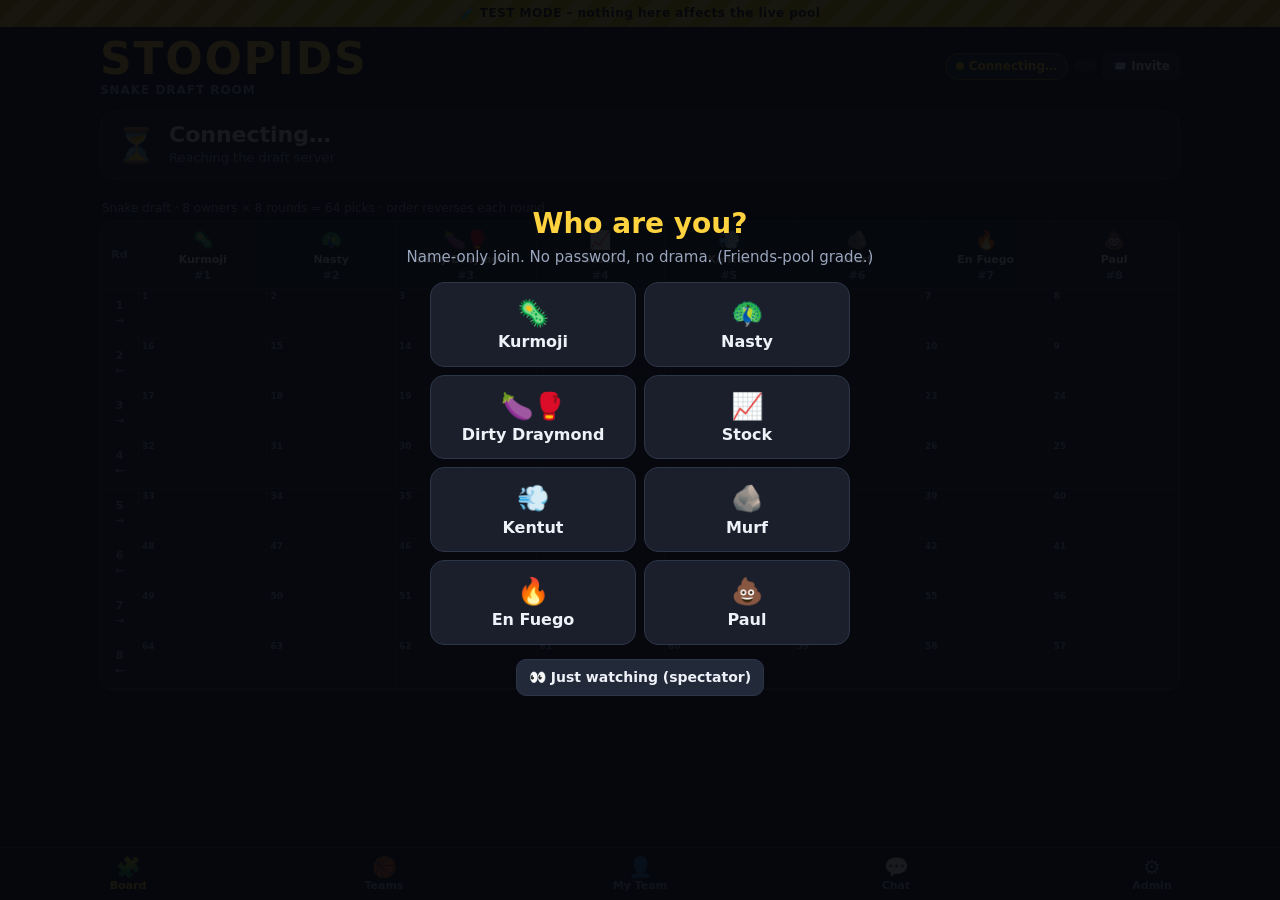
<file: draft/index.html>
<!doctype html>
<html lang="en">
<head>
<meta charset="utf-8">
<meta name="viewport" content="width=device-width,initial-scale=1,viewport-fit=cover">
<title>STOOPIDS Draft Room (TEST)</title>
<meta name="theme-color" content="#ffd23f">
<meta name="apple-mobile-web-app-capable" content="yes">
<meta name="mobile-web-app-capable" content="yes">
<meta name="apple-mobile-web-app-title" content="Stoopids Draft">
<meta name="apple-mobile-web-app-status-bar-style" content="black">
<link rel="manifest" href="manifest.webmanifest">
<link rel="apple-touch-icon" href="icon-192.png">
<link rel="icon" id="fav" type="image/png" href="icon-192.png">
<style>
:root{--bg:#10131a;--card:#1a1f2b;--card2:#222939;--line:#2d3548;--tx:#eef1f7;--mut:#9aa6bd;--acc:#ffd23f;--good:#4ade80;--bad:#f87171;--warn:#fbbf24;--sb:env(safe-area-inset-bottom,0px)}
*{box-sizing:border-box;-webkit-tap-highlight-color:transparent}
html,body{margin:0;background:var(--bg);color:var(--tx);font:15px/1.4 system-ui,-apple-system,Segoe UI,Roboto,sans-serif}
body{padding-bottom:calc(74px + var(--sb));min-height:100vh}
a{color:var(--acc)}
button{font:inherit;color:inherit;cursor:pointer}
.ribbon{background:repeating-linear-gradient(-45deg,#ffd23f 0 14px,#e6b800 14px 28px);color:#111;text-align:center;font-weight:900;font-size:12px;letter-spacing:.04em;padding:5px 8px;padding-top:calc(5px + env(safe-area-inset-top,0px))}
.wrap{max-width:1100px;margin:0 auto;padding:0 10px}
header{display:flex;align-items:center;gap:8px;padding:10px 0 6px;flex-wrap:wrap}
h1{color:var(--acc);margin:0;font-size:clamp(28px,8vw,44px);letter-spacing:.04em;font-weight:900;line-height:1}
h1 small{display:block;font-size:12px;letter-spacing:.08em;color:var(--mut);font-weight:700;margin-top:3px}
.hr{margin-left:auto;display:flex;gap:6px;align-items:center;flex-wrap:wrap;justify-content:flex-end}
.pill{display:inline-flex;align-items:center;gap:5px;padding:4px 10px;border-radius:99px;font-size:12px;font-weight:800;background:var(--card2);border:1px solid var(--line);white-space:nowrap}
.pill.live{color:var(--good);border-color:#1f6b3d}.pill.bad{color:var(--warn);border-color:#8a6d12}
.pill i{width:8px;height:8px;border-radius:50%;background:currentColor;display:inline-block}
.pill.live i{animation:pulse 1.6s infinite}
@keyframes pulse{50%{opacity:.25}}
.btn{background:var(--card2);border:1px solid var(--line);border-radius:10px;padding:8px 12px;font-weight:800;font-size:14px}
.btn.pri{background:var(--acc);color:#111;border-color:var(--acc)}
.btn.bad{background:#3a1717;border-color:#7f2d2d;color:#ffb4b4}
.btn.sm{padding:4px 9px;font-size:12px;border-radius:8px}
.btn:disabled{opacity:.4;cursor:not-allowed}
.link{background:none;border:0;color:var(--acc);text-decoration:underline;padding:0;font-size:12px;font-weight:700}
.card{background:var(--card);border:1px solid var(--line);border-radius:14px;padding:12px;margin:10px 0}
.card h3{margin:0 0 6px;font-size:15px}
.mut{color:var(--mut)}.small{font-size:12px}
/* banner */
.banner{border-radius:16px;padding:12px 14px;margin:8px 0;background:var(--card);border:1px solid var(--line);display:flex;gap:12px;align-items:center}
.banner .em{font-size:34px;line-height:1;flex:none}
.banner .bm{flex:1;min-width:0}
.banner .lbl{font-size:11px;font-weight:900;letter-spacing:.1em;color:var(--acc)}
.banner .nm{font-size:22px;font-weight:900;line-height:1.1;overflow-wrap:anywhere}
.banner .sb{color:var(--mut);font-size:13px;margin-top:2px}
.banner .cd{font-size:30px;font-weight:900;font-variant-numeric:tabular-nums;text-align:right}
.banner .cd small{display:block;font-size:10px;color:var(--mut);font-weight:700;letter-spacing:.05em}
.banner.me{background:var(--acc);color:#111;border-color:#fff;animation:glow 1.4s infinite}
.banner.me .lbl,.banner.me .sb{color:#2b2400}.banner.me .nm{font-size:23px}
.banner.near{border-color:var(--acc)}
.cd.low{color:var(--bad)}
.banner.me .cd.low{color:#a10000}
@keyframes glow{50%{box-shadow:0 0 0 4px rgba(255,210,63,.35)}}
.alertbar{background:#4b3a0b;border:1px solid #8a6d12;color:#ffe08a;border-radius:12px;padding:8px 12px;margin:6px 0;font-weight:700}
.ticker{display:flex;gap:6px;overflow-x:auto;padding:2px 0 6px;scrollbar-width:none}
.ticker::-webkit-scrollbar{display:none}
.tk{flex:none;display:flex;align-items:center;gap:5px;background:var(--card);border:1px solid var(--line);border-radius:99px;padding:2px 8px 2px 8px;font-size:12px}
.tk b{color:var(--acc)}
.roastline{font-size:13px;color:#dfe5f3;background:var(--card);border-left:3px solid var(--acc);padding:6px 10px;border-radius:8px;margin:2px 0 6px}
/* chips */
.chip{text-decoration:none;display:inline-flex;align-items:center;gap:5px;padding:2px 8px 2px 2px;border-radius:99px;font-weight:700;font-size:12.5px;border:2px solid transparent;max-width:100%;white-space:nowrap}
.chip img,.chip .nologo{width:22px;height:22px;border-radius:50%;background:#fff;object-fit:contain;padding:1px;flex:none}
.chip .nologo{display:inline-block}
.chip.big{font-size:15px;padding:3px 11px 3px 3px}.chip.big img{width:30px;height:30px}
.chip.sm{font-size:11px;padding:1px 6px 1px 1px}.chip.sm img,.chip.sm .nologo{width:18px;height:18px}
.chip:hover{filter:brightness(1.12)}
/* nav */
nav.tabs{position:fixed;left:0;right:0;bottom:0;background:#0b0e14;border-top:1px solid var(--line);display:flex;padding-bottom:var(--sb);z-index:20}
nav.tabs button{flex:1;background:none;border:0;padding:8px 2px 7px;color:var(--mut);font-size:11px;font-weight:800;position:relative}
nav.tabs button span{display:block;font-size:20px;line-height:1.1}
nav.tabs button.on{color:var(--acc)}
nav.tabs button .bd{position:absolute;top:3px;left:55%;background:var(--bad);color:#fff;border-radius:99px;font-size:10px;padding:0 5px;font-weight:900}
/* board */
.bwrap{overflow:auto;border:1px solid var(--line);border-radius:12px;background:var(--card);max-height:70vh}
table.board{border-collapse:separate;border-spacing:0;min-width:100%}
.board th,.board td{border-right:1px solid var(--line);border-bottom:1px solid var(--line);padding:3px;text-align:center;vertical-align:middle}
.board th{position:sticky;top:0;background:#151a25;z-index:2;font-size:11px;min-width:96px;padding:5px 3px}
.board th .oe{font-size:18px;display:block}
.board th.me{background:#3a3211;color:var(--acc)}
.board th.rh,.board td.rh{position:sticky;left:0;z-index:3;min-width:38px;width:38px;background:#151a25;font-size:11px;font-weight:900;color:var(--mut)}
.board td{height:50px;min-width:96px;position:relative}
.board td .pn{position:absolute;top:1px;left:3px;font-size:9px;color:var(--mut);font-weight:800}
.board td.cur{outline:2px solid var(--acc);outline-offset:-2px;background:#2a2410;animation:glow 1.4s infinite}
.board td.mine{background:#1f2616}
.board td .dim{color:#3d465c;font-size:12px;font-weight:800}
.board td .chip{max-width:90px;overflow:hidden}
.board td .au{position:absolute;top:1px;right:3px;font-size:9px}
/* teams */
.ctl{position:sticky;top:0;background:var(--bg);padding:6px 0;z-index:4}
input[type=search],input[type=text],select{width:100%;background:var(--card2);border:1px solid var(--line);color:var(--tx);border-radius:10px;padding:10px 12px;font-size:16px;outline:none}
select{width:auto;padding:6px 8px;font-size:14px}
input:focus{border-color:var(--acc)}
.pills{display:flex;gap:6px;margin-top:6px;flex-wrap:wrap}
.pills button{background:var(--card);border:1px solid var(--line);border-radius:99px;padding:4px 10px;font-size:12px;font-weight:800}
.pills button.on{background:var(--acc);color:#111;border-color:var(--acc)}
.trow{display:flex;align-items:center;gap:8px;padding:7px 8px;background:var(--card);border:1px solid var(--line);border-radius:12px;margin:5px 0}
.trow.taken{opacity:.5}
.trow.go{cursor:pointer}
.trow .tm{flex:1;min-width:0;display:flex;flex-direction:column;gap:2px;align-items:flex-start}
.trow .tm small{color:var(--mut);font-size:11px}
.trow .rk{font-size:11px;color:var(--mut);font-weight:800;min-width:28px;text-align:center}
.star{background:none;border:1px solid var(--line);border-radius:8px;font-size:18px;line-height:1;padding:5px 8px;color:var(--mut)}
.star.on{color:var(--acc);border-color:var(--acc)}
/* misc */
.tag{display:inline-block;font-size:10px;font-weight:900;border-radius:6px;padding:1px 6px;letter-spacing:.04em}
.tag.steal{background:#12351f;color:var(--good)}.tag.reach{background:#3a1717;color:#ffb4b4}.tag.curse{background:#3d2a05;color:#ffb347}.tag.dart{background:#1b2a45;color:#9cc2ff}.tag.fair{background:var(--card2);color:var(--mut)}.tag.auto,.tag.first,.tag.last{background:var(--card2);color:var(--acc)}
.opills{display:flex;gap:6px;overflow-x:auto;padding:4px 0}
.opills button{flex:none;background:var(--card);border:1px solid var(--line);border-radius:99px;padding:5px 10px;font-weight:800;font-size:13px}
.opills button.on{background:var(--acc);color:#111;border-color:var(--acc)}
.qrow{display:flex;align-items:center;gap:6px;padding:5px 0;border-bottom:1px solid var(--line)}
.qrow:last-child{border:0}
.qn{width:22px;color:var(--acc);font-weight:900;text-align:center}
.sw{display:inline-flex;align-items:center;gap:8px;font-weight:800}
.sw input{width:20px;height:20px;accent-color:var(--acc)}
.rrow{display:flex;gap:8px;align-items:center;margin:4px 0;padding:6px 8px;background:var(--card);border:1px solid var(--line);border-radius:10px}
.rrow .no{color:var(--acc);font-weight:900;width:22px}
.grid2{display:flex;flex-wrap:wrap;gap:8px;align-items:center}
.seg{display:flex;gap:6px;margin:6px 0}
.seg button{flex:1;background:var(--card);border:1px solid var(--line);border-radius:10px;padding:7px;font-weight:800}
.seg button.on{background:var(--acc);color:#111;border-color:var(--acc)}
.msg{background:var(--card);border:1px solid var(--line);border-radius:12px;padding:7px 10px;margin:6px 0;max-width:92%}
.msg.mine{margin-left:auto;background:#2a2410;border-color:#5b4a12}
.msg .who{font-size:11px;font-weight:900;color:var(--acc)}
.msg .tx{overflow-wrap:anywhere;white-space:pre-wrap}
.msg .rx{display:flex;gap:4px;flex-wrap:wrap;margin-top:4px}
.rx button{background:var(--card2);border:1px solid var(--line);border-radius:99px;padding:1px 7px;font-size:12px}
.rx button.on{border-color:var(--acc);background:#3a3211}
.chatbox{position:sticky;bottom:calc(66px + var(--sb));display:flex;gap:6px;background:var(--bg);padding:8px 0;z-index:4}
.recap{border:2px solid var(--acc)}
.recap .hd{font-size:18px;font-weight:900;color:var(--acc)}
.recap .st{display:flex;flex-wrap:wrap;gap:6px;margin:6px 0;font-size:12px}
/* overlay + sheet + toast */
.ov{position:fixed;inset:0;background:rgba(5,7,11,.92);z-index:50;display:flex;flex-direction:column;align-items:center;justify-content:center;padding:20px;overflow:auto}
.ov h2{color:var(--acc);margin:0 0 4px;font-size:28px}
.who8{display:grid;grid-template-columns:1fr 1fr;gap:8px;width:100%;max-width:420px;margin:14px 0}
.who8 button{background:var(--card);border:1px solid var(--line);border-radius:14px;padding:12px 8px;font-weight:900;font-size:16px}
.who8 button span{display:block;font-size:26px}
.who8 button:active{background:var(--acc);color:#111}
.sheetbg{position:fixed;inset:0;background:rgba(0,0,0,.6);z-index:40;display:flex;align-items:flex-end;justify-content:center}
.sheet{background:var(--card);border-top:3px solid var(--acc);border-radius:18px 18px 0 0;padding:16px 16px calc(16px + var(--sb));width:100%;max-width:520px;max-height:90vh;overflow:auto}
.sheet h2{margin:0 0 8px;font-size:20px}
.toast{position:fixed;left:50%;transform:translateX(-50%);bottom:calc(86px + var(--sb));background:#0b0e14;border:1px solid var(--acc);color:var(--tx);padding:9px 14px;border-radius:12px;z-index:60;max-width:92vw;font-weight:700;box-shadow:0 6px 24px rgba(0,0,0,.5);text-align:center}
.qr{background:#fff;padding:10px;border-radius:12px;display:inline-block;line-height:0}
.qr svg{width:210px;height:210px}
.stub{border-style:dashed;opacity:.9}
.hide{display:none!important}
body[data-tab=teams] #roastline,body[data-tab=teams] #ticker,body[data-tab=my] #roastline,body[data-tab=my] #ticker,body[data-tab=admin] #roastline,body[data-tab=admin] #ticker{display:none}
body[data-tab=teams] .banner{padding:8px 12px}body[data-tab=teams] .banner .em{font-size:26px}body[data-tab=teams] .banner .nm{font-size:18px}
.urlbox{font-size:12px;word-break:break-all;background:var(--card2);padding:6px 8px;border-radius:8px;margin:6px 0;user-select:all}
</style>
</head>
<body>
<div class="ribbon">🧪 TEST MODE – nothing here affects the live pool</div>
<div class="wrap">
  <header>
    <h1>STOOPIDS<small>SNAKE DRAFT ROOM</small></h1>
    <div class="hr">
      <span id="conn" class="pill bad"><i></i>Connecting…</span>
      <span id="who" class="pill"></span>
      <button class="btn sm" data-a="invite">📨 Invite</button>
    </div>
  </header>
  <div id="alertbar"></div>
  <div id="banner"></div>
  <div id="roastline"></div>
  <div id="ticker" class="ticker"></div>
  <main id="view"></main>
</div>
<nav class="tabs" id="tabs"></nav>
<div id="overlay"></div>
<div id="sheetwrap"></div>
<div id="toast" class="toast hide"></div>
<script>
window.EMBED={"teams":[["324","Coastal Carolina","Coastal","CCU","006f71","a27752","https://a.espncdn.com/i/teamlogos/ncaa/500/324.png","Chanticleers"],["2132","Cincinnati","Cincinnati","CIN","000000","e00122","https://a.espncdn.com/i/teamlogos/ncaa/500/2132.png","Bearcats"],["87","Notre Dame","Notre Dame","ND","062340","c99700","https://a.espncdn.com/i/teamlogos/ncaa/500/87.png","Fighting Irish"],["163","Princeton","Princeton","PRIN","000000","ff6000","https://a.espncdn.com/i/teamlogos/ncaa/500/163.png","Tigers"],["2287","Illinois State","Illinois St","ILST","CE1126","ffe716","https://a.espncdn.com/i/teamlogos/ncaa/500/2287.png","Redbirds"],["249","North Texas","North Texas","UNT","068f33","ffffff","https://a.espncdn.com/i/teamlogos/ncaa/500/249.png","Mean Green"],["2182","Drexel","Drexel","DREX","020260","ffd65a","https://a.espncdn.com/i/teamlogos/ncaa/500/2182.png","Dragons"],["2633","Tennessee","Tennessee","TENN","ff8200","ffffff","https://a.espncdn.com/i/teamlogos/ncaa/500/2633.png","Volunteers"],["30","USC","USC","USC","9d2235","ffc72c","https://a.espncdn.com/i/teamlogos/ncaa/500/30.png","Trojans"],["2005","Air Force","Air Force","AF","003594","ffffff","https://a.espncdn.com/i/teamlogos/ncaa/500/2005.png","Falcons"],["300","UC Irvine","UC Irvine","UCI","002B5C","fec52e","https://a.espncdn.com/i/teamlogos/ncaa/500/300.png","Anteaters"],["2217","Fairfield","Fairfield","FAIR","000000","ebebeb","https://a.espncdn.com/i/teamlogos/ncaa/500/2217.png","Stags"],["2","Auburn","Auburn","AUB","002b5c","f26522","https://a.espncdn.com/i/teamlogos/ncaa/500/2.png","Tigers"],["13","Cal Poly","Cal Poly","CP","1E4D2B","eed897","https://a.espncdn.com/i/teamlogos/ncaa/500/13.png","Mustangs"],["2523","Robert Morris","Robert Morris","RMU","00214D","a21d2b","https://a.espncdn.com/i/teamlogos/ncaa/500/2523.png","Colonials"],["142","Missouri","Missouri","MIZ","f1b82d","000000","https://a.espncdn.com/i/teamlogos/ncaa/500/142.png","Tigers"],["2142","Colgate","Colgate","COLG","821019","ffffff","https://a.espncdn.com/i/teamlogos/ncaa/500/2142.png","Raiders"],["2739","Green Bay","Green Bay","GB","006633","ffffff","https://a.espncdn.com/i/teamlogos/ncaa/500/2739.png","Phoenix"],["2250","Gonzaga","Gonzaga","GONZ","041e42","c8102e","https://a.espncdn.com/i/teamlogos/ncaa/500/2250.png","Bulldogs"],["248","Houston","Houston","HOU","c8102e","ffffff","https://a.espncdn.com/i/teamlogos/ncaa/500/248.png","Cougars"],["2755","Grambling","Grambling","GRAM","ee8601","ffd10a","https://a.espncdn.com/i/teamlogos/ncaa/500/2755.png","Tigers"],["2440","Nevada","Nevada","NEV","041e42","8a8d8f","https://a.espncdn.com/i/teamlogos/ncaa/500/2440.png","Wolf Pack"],["2031","Little Rock","Little Rock","LR","AD0000","898d8f","https://a.espncdn.com/i/teamlogos/ncaa/500/2031.png","Trojans"],["2294","Iowa","Iowa","IOWA","231f20","fcd116","https://a.espncdn.com/i/teamlogos/ncaa/500/2294.png","Hawkeyes"],["61","Georgia","Georgia","UGA","ba0c2f","2c2a29","https://a.espncdn.com/i/teamlogos/ncaa/500/61.png","Bulldogs"],["41","UConn","UConn","CONN","0c2340","a2aaad","https://a.espncdn.com/i/teamlogos/ncaa/500/41.png","Huskies"],["66","Iowa State","Iowa State","ISU","ae192d","ffc72a","https://a.espncdn.com/i/teamlogos/ncaa/500/66.png","Cyclones"],["2599","St. John's","St John's","SJU","d10000","101010","https://a.espncdn.com/i/teamlogos/ncaa/500/2599.png","Red Storm"],["158","Nebraska","Nebraska","NEB","e31937","ffffff","https://a.espncdn.com/i/teamlogos/ncaa/500/158.png","Cornhuskers"],["2379","Maryland Eastern Shore","MD Eastern","UMES","5c2301","b5b7ba","https://a.espncdn.com/i/teamlogos/ncaa/500/2379.png","Hawks"],["2181","Drake","Drake","DRKE","005596","bec0c2","https://a.espncdn.com/i/teamlogos/ncaa/500/2181.png","Bulldogs"],["264","Washington","Washington","WASH","33006f","e8d3a2","https://a.espncdn.com/i/teamlogos/ncaa/500/264.png","Huskies"],["2029","Arkansas-Pine Bluff","AR-Pine Bluff","UAPB","e0aa0f","eaaa00","https://a.espncdn.com/i/teamlogos/ncaa/500/2029.png","Golden Lions"],["349","Army","Army","ARMY","000000","d3bc8d","https://a.espncdn.com/i/teamlogos/ncaa/500/349.png","Black Knights"],["84","Indiana","Indiana","IU","970310","ffffff","https://a.espncdn.com/i/teamlogos/ncaa/500/84.png","Hoosiers"],["350","UNC Wilmington","UNC Wilmington","UNCW","00665e","ffda00","https://a.espncdn.com/i/teamlogos/ncaa/500/350.png","Seahawks"],["294","Jacksonville","Jacksonville","JAX","00523e","ffffff","https://a.espncdn.com/i/teamlogos/ncaa/500/294.png","Dolphins"],["57","Florida","Florida","FLA","0021a5","fa4616","https://a.espncdn.com/i/teamlogos/ncaa/500/57.png","Gators"],["2634","Tennessee State","Tennessee St","TNST","171796","f0f0f0","https://a.espncdn.com/i/teamlogos/ncaa/500/2634.png","Tigers"],["2305","Kansas","Kansas","KU","0051ba","e8000d","https://a.espncdn.com/i/teamlogos/ncaa/500/2305.png","Jayhawks"],["2649","Toledo","Toledo","TOL","0b2240","ffcd00","https://a.espncdn.com/i/teamlogos/ncaa/500/2649.png","Rockets"],["2130","Chicago State","Chicago St","CHST","006700","ffffff","https://a.espncdn.com/i/teamlogos/ncaa/500/2130.png","Cougars"],["270","Milwaukee","Milwaukee","MILW","000000","ffc20e","https://a.espncdn.com/i/teamlogos/ncaa/500/270.png","Panthers"],["261","Vermont","Vermont","UVM","154734","ffc72c","https://a.espncdn.com/i/teamlogos/ncaa/500/261.png","Catamounts"],["2545","SE Louisiana","SE Louisiana","SELA","215732","ffc72c","https://a.espncdn.com/i/teamlogos/ncaa/500/2545.png","Lions"],["2428","North Carolina Central","NC Central","NCCU","880023","c2c3c0","https://a.espncdn.com/i/teamlogos/ncaa/500/2428.png","Eagles"],["2230","Fordham","Fordham","FOR","830032","909090","https://a.espncdn.com/i/teamlogos/ncaa/500/2230.png","Rams"],["252","BYU","BYU","BYU","0047ba","002e5d","https://a.espncdn.com/i/teamlogos/ncaa/500/252.png","Cougars"],["167","New Mexico","New Mexico","UNM","ba0c2f","a7a8aa","https://a.espncdn.com/i/teamlogos/ncaa/500/167.png","Lobos"],["43","Yale","Yale","YALE","004a81","286dc0","https://a.espncdn.com/i/teamlogos/ncaa/500/43.png","Bulldogs"],["325","Cleveland State","Cleveland St","CLE","006633","231f20","https://a.espncdn.com/i/teamlogos/ncaa/500/325.png","Vikings"],["5","UAB","UAB","UAB","1a5632","fdb913","https://a.espncdn.com/i/teamlogos/ncaa/500/5.png","Blazers"],["333","Alabama","Alabama","ALA","9e1b32","ffffff","https://a.espncdn.com/i/teamlogos/ncaa/500/333.png","Crimson Tide"],["245","Texas A&M","Texas A&M","TA&M","500000","ffffff","https://a.espncdn.com/i/teamlogos/ncaa/500/245.png","Aggies"],["44","American University","American","AMER","c41130","c8102e","https://a.espncdn.com/i/teamlogos/ncaa/500/44.png","Eagles"],["2197","Eastern Illinois","E Illinois","EIU","000000","bebab9","https://a.espncdn.com/i/teamlogos/ncaa/500/2197.png","Panthers"],["2534","Sam Houston","Sam Houston","SHSU","f56423","ffffff","https://a.espncdn.com/i/teamlogos/ncaa/500/2534.png","Bearkats"],["2275","Hofstra","Hofstra","HOF","003594","ffc72c","https://a.espncdn.com/i/teamlogos/ncaa/500/2275.png","Pride"],["2272","High Point","High Point","HPU","330072","ffffff","https://a.espncdn.com/i/teamlogos/ncaa/500/2272.png","Panthers"],["2363","Manhattan","Manhattan","MAN","4f8537","b5b7ba","https://a.espncdn.com/i/teamlogos/ncaa/500/2363.png","Jaspers"],["2335","Liberty","Liberty","LIB","0a254e","b72025","https://a.espncdn.com/i/teamlogos/ncaa/500/2335.png","Flames"],["2509","Purdue","Purdue","PUR","ceb888","000000","https://a.espncdn.com/i/teamlogos/ncaa/500/2509.png","Boilermakers"],["8","Arkansas","Arkansas","ARK","a32136","ffffff","https://a.espncdn.com/i/teamlogos/ncaa/500/8.png","Razorbacks"],["238","Vanderbilt","Vanderbilt","VAN","000000","cfae70","https://a.espncdn.com/i/teamlogos/ncaa/500/238.png","Commodores"],["26","UCLA","UCLA","UCLA","2774ae","f2a900","https://a.espncdn.com/i/teamlogos/ncaa/500/26.png","Bruins"],["236","Chattanooga","Chattanooga","UTC","00386b","dca71d","https://a.espncdn.com/i/teamlogos/ncaa/500/236.png","Mocs"],["328","Utah State","Utah State","USU","0f2439","ffffff","https://a.espncdn.com/i/teamlogos/ncaa/500/328.png","Aggies"],["2747","Wofford","Wofford","WOF","533B22","f0f0f0","https://a.espncdn.com/i/teamlogos/ncaa/500/2747.png","Terriers"],["2459","Northern Illinois","N Illinois","NIU","c8102e","000000","https://a.espncdn.com/i/teamlogos/ncaa/500/2459.png","Huskies"],["139","Saint Louis","Saint Louis","SLU","00539C","ebebeb","https://a.espncdn.com/i/teamlogos/ncaa/500/139.png","Billikens"],["154","Wake Forest","Wake Forest","WAKE","ceb888","2c2a29","https://a.espncdn.com/i/teamlogos/ncaa/500/154.png","Demon Deacons"],["2377","McNeese","McNeese","MCN","00529C","ffd204","https://a.espncdn.com/i/teamlogos/ncaa/500/2377.png","Cowboys"],["2253","Grand Canyon","Grand Canyon","GCU","522398","ffffff","https://a.espncdn.com/i/teamlogos/ncaa/500/2253.png","Lopes"],["2405","Monmouth","Monmouth","MONM","051844","ffffff","https://a.espncdn.com/i/teamlogos/ncaa/500/2405.png","Hawks"],["2097","Campbell","Campbell","CAM","000000","ffffff","https://a.espncdn.com/i/teamlogos/ncaa/500/2097.png","Fighting Camels"],["288","Lipscomb","Lipscomb","LIP","20366C","f6b734","https://a.espncdn.com/i/teamlogos/ncaa/500/288.png","Bisons"],["2641","Texas Tech","Texas Tech","TTU","da291c","000000","https://a.espncdn.com/i/teamlogos/ncaa/500/2641.png","Red Raiders"],["235","Memphis","Memphis","MEM","004991","8e908f","https://a.espncdn.com/i/teamlogos/ncaa/500/235.png","Tigers"],["258","Virginia","Virginia","UVA","232d4b","f84c1e","https://a.espncdn.com/i/teamlogos/ncaa/500/258.png","Cavaliers"],["161","Fairleigh Dickinson","FDU","FDU","72293c","28334a","https://a.espncdn.com/i/teamlogos/ncaa/500/161.png","Knights"],["2329","Lehigh","Lehigh","LEH","6c2b2a","b69e70","https://a.espncdn.com/i/teamlogos/ncaa/500/2329.png","Mountain Hawks"],["153","North Carolina","North Carolina","UNC","7bafd4","13294b","https://a.espncdn.com/i/teamlogos/ncaa/500/153.png","Tar Heels"],["2241","Gardner-Webb","Gardner-Webb","GWEB","c12535","909090","https://a.espncdn.com/i/teamlogos/ncaa/500/2241.png","Runnin' Bulldogs"],["356","Illinois","Illinois","ILL","ff5f05","13294b","https://a.espncdn.com/i/teamlogos/ncaa/500/356.png","Fighting Illini"],["150","Duke","Duke","DUKE","00539b","ffffff","https://a.espncdn.com/i/teamlogos/ncaa/500/150.png","Blue Devils"],["202","Tulsa","Tulsa","TLSA","003595","d0b787","https://a.espncdn.com/i/teamlogos/ncaa/500/202.png","Golden Hurricane"],["2750","Wright State","Wright St","WRST","cba052","cba052","https://a.espncdn.com/i/teamlogos/ncaa/500/2750.png","Raiders"],["127","Michigan State","Michigan St","MSU","173f35","ffffff","https://a.espncdn.com/i/teamlogos/ncaa/500/127.png","Spartans"],["3101","Utah Tech","Utah Tech","UTU","000000","ffffff","https://a.espncdn.com/i/teamlogos/ncaa/500/3101.png","Trailblazers"],["47","Howard","Howard","HOW","003a63","e51937","https://a.espncdn.com/i/teamlogos/ncaa/500/47.png","Bison"],["2724","Wichita State","Wichita St","WICH","ffcd00","27251f","https://a.espncdn.com/i/teamlogos/ncaa/500/2724.png","Shockers"],["2011","Alabama State","Alabama St","ALST","e9a900","0a0a0a","https://a.espncdn.com/i/teamlogos/ncaa/500/2011.png","Hornets"],["97","Louisville","Louisville","LOU","c9001f","ffffff","https://a.espncdn.com/i/teamlogos/ncaa/500/97.png","Cardinals"],["314","Iona","Iona","IONA","6f2c3e","f0ab00","https://a.espncdn.com/i/teamlogos/ncaa/500/314.png","Gaels"],["91","Bellarmine","Bellarmine","BELL","000000","ffffff","https://a.espncdn.com/i/teamlogos/ncaa/500/91.png","Knights"],["130","Michigan","Michigan","MICH","00274c","ffcb05","https://a.espncdn.com/i/teamlogos/ncaa/500/130.png","Wolverines"],["2065","Bethune-Cookman","Bethune","BCU","7b1831","e9aa12","https://a.espncdn.com/i/teamlogos/ncaa/500/2065.png","Wildcats"],["222","Villanova","Villanova","VILL","00205b","13b5ea","https://a.espncdn.com/i/teamlogos/ncaa/500/222.png","Wildcats"],["194","Ohio State","Ohio State","OSU","ba0c2f","a8adb4","https://a.espncdn.com/i/teamlogos/ncaa/500/194.png","Buckeyes"],["93","Murray State","Murray St","MUR","002148","000e00","https://a.espncdn.com/i/teamlogos/ncaa/500/93.png","Racers"],["2449","North Dakota State","N Dakota St","NDSU","01402A","ffffff","https://a.espncdn.com/i/teamlogos/ncaa/500/2449.png","Bison"],["2325","La Salle","La Salle","LAS","003356","ffce00","https://a.espncdn.com/i/teamlogos/ncaa/500/2325.png","Explorers"],["2473","Oakland","Oakland","OAK","04091c","bc955c","https://a.espncdn.com/i/teamlogos/ncaa/500/2473.png","Golden Grizzlies"],["2670","VCU","VCU","VCU","ffaf00","000000","https://a.espncdn.com/i/teamlogos/ncaa/500/2670.png","Rams"],["2239","Cal State Fullerton","Fullerton","CSUF","003767","ff8300","https://a.espncdn.com/i/teamlogos/ncaa/500/2239.png","Titans"],["2172","Denver","Denver","DEN","98002e","a8996e","https://a.espncdn.com/i/teamlogos/ncaa/500/2172.png","Pioneers"],["2390","Miami","Miami","MIA","f47423","035131","https://a.espncdn.com/i/teamlogos/ncaa/500/2390.png","Hurricanes"],["2717","Western Carolina","W Carolina","WCU","492F91","bf9e70","https://a.espncdn.com/i/teamlogos/ncaa/500/2717.png","Catamounts"],["21","San Diego State","San Diego St","SDSU","a6192e","000000","https://a.espncdn.com/i/teamlogos/ncaa/500/21.png","Aztecs"],["251","Texas","Texas","TEX","af5c37","ffffff","https://a.espncdn.com/i/teamlogos/ncaa/500/251.png","Longhorns"],["219","Pennsylvania","Penn","PENN","082A74","a6163d","https://a.espncdn.com/i/teamlogos/ncaa/500/219.png","Quakers"],["152","NC State","NC State","NCSU","cc0000","ffffff","https://a.espncdn.com/i/teamlogos/ncaa/500/152.png","Wolfpack"],["96","Kentucky","Kentucky","UK","0033a0","ffffff","https://a.espncdn.com/i/teamlogos/ncaa/500/96.png","Wildcats"],["2640","Texas Southern","Texas Southern","TXSO","860038","ffffff","https://a.espncdn.com/i/teamlogos/ncaa/500/2640.png","Tigers"],["275","Wisconsin","Wisconsin","WIS","a00000","ffffff","https://a.espncdn.com/i/teamlogos/ncaa/500/275.png","Badgers"],["304","Idaho State","Idaho St","IDST","ef8c00","e9a126","https://a.espncdn.com/i/teamlogos/ncaa/500/304.png","Bengals"],["2608","Saint Mary's","Saint Mary's","SMC","d80024","003057","https://a.espncdn.com/i/teamlogos/ncaa/500/2608.png","Gaels"],["2016","Alcorn State","Alcorn St","ALCN","4b0058","46166a","https://a.espncdn.com/i/teamlogos/ncaa/500/2016.png","Braves"],["2514","Quinnipiac","Quinnipiac","QUIN","041B43","ffffff","https://a.espncdn.com/i/teamlogos/ncaa/500/2514.png","Bobcats"],["12","Arizona","Arizona","ARIZ","cc0033","003366","https://a.espncdn.com/i/teamlogos/ncaa/500/12.png","Wildcats"],["68","Boise State","Boise St","BOIS","0033a0","d64309","https://a.espncdn.com/i/teamlogos/ncaa/500/68.png","Broncos"],["2463","Cal State Northridge","CSU Northridge","CSUN","b50000","ffffff","https://a.espncdn.com/i/teamlogos/ncaa/500/2463.png","Matadors"],["2296","Jackson State","Jackson St","JKST","123297","b5b7ba","https://a.espncdn.com/i/teamlogos/ncaa/500/2296.png","Tigers"]],"owners":[{"name":"Dirty Draymond","emoji":"🍆🥊","team_name":"Dirty Draymond's Poole Party"},{"name":"Stock","emoji":"📈","team_name":"Stock Rising"},{"name":"Kurmoji","emoji":"🦠","team_name":"Kurmoji"},{"name":"Kentut","emoji":"💨","team_name":"Kentut"},{"name":"Murf","emoji":"🪨","team_name":"Cockchalkrock"},{"name":"Paul","emoji":"💩","team_name":"PAUL"},{"name":"Nasty","emoji":"🦚","team_name":"Peacock"},{"name":"En Fuego","emoji":"🔥","team_name":"En Fuego"}]};
</script>
<script>
var qrcode=function(){var t=function(t,r){var e=t,n=g[r],o=null,i=0,a=null,u=[],f={},c=function(t,r){o=function(t){for(var r=new Array(t),e=0;e<t;e+=1){r[e]=new Array(t);for(var n=0;n<t;n+=1)r[e][n]=null}return r}(i=4*e+17),l(0,0),l(i-7,0),l(0,i-7),s(),h(),d(t,r),e>=7&&v(t),null==a&&(a=p(e,n,u)),w(a,r)},l=function(t,r){for(var e=-1;e<=7;e+=1)if(!(t+e<=-1||i<=t+e))for(var n=-1;n<=7;n+=1)r+n<=-1||i<=r+n||(o[t+e][r+n]=0<=e&&e<=6&&(0==n||6==n)||0<=n&&n<=6&&(0==e||6==e)||2<=e&&e<=4&&2<=n&&n<=4)},h=function(){for(var t=8;t<i-8;t+=1)null==o[t][6]&&(o[t][6]=t%2==0);for(var r=8;r<i-8;r+=1)null==o[6][r]&&(o[6][r]=r%2==0)},s=function(){for(var t=B.getPatternPosition(e),r=0;r<t.length;r+=1)for(var n=0;n<t.length;n+=1){var i=t[r],a=t[n];if(null==o[i][a])for(var u=-2;u<=2;u+=1)for(var f=-2;f<=2;f+=1)o[i+u][a+f]=-2==u||2==u||-2==f||2==f||0==u&&0==f}},v=function(t){for(var r=B.getBCHTypeNumber(e),n=0;n<18;n+=1){var a=!t&&1==(r>>n&1);o[Math.floor(n/3)][n%3+i-8-3]=a}for(n=0;n<18;n+=1){a=!t&&1==(r>>n&1);o[n%3+i-8-3][Math.floor(n/3)]=a}},d=function(t,r){for(var e=n<<3|r,a=B.getBCHTypeInfo(e),u=0;u<15;u+=1){var f=!t&&1==(a>>u&1);u<6?o[u][8]=f:u<8?o[u+1][8]=f:o[i-15+u][8]=f}for(u=0;u<15;u+=1){f=!t&&1==(a>>u&1);u<8?o[8][i-u-1]=f:u<9?o[8][15-u-1+1]=f:o[8][15-u-1]=f}o[i-8][8]=!t},w=function(t,r){for(var e=-1,n=i-1,a=7,u=0,f=B.getMaskFunction(r),c=i-1;c>0;c-=2)for(6==c&&(c-=1);;){for(var g=0;g<2;g+=1)if(null==o[n][c-g]){var l=!1;u<t.length&&(l=1==(t[u]>>>a&1)),f(n,c-g)&&(l=!l),o[n][c-g]=l,-1==(a-=1)&&(u+=1,a=7)}if((n+=e)<0||i<=n){n-=e,e=-e;break}}},p=function(t,r,e){for(var n=A.getRSBlocks(t,r),o=b(),i=0;i<e.length;i+=1){var a=e[i];o.put(a.getMode(),4),o.put(a.getLength(),B.getLengthInBits(a.getMode(),t)),a.write(o)}var u=0;for(i=0;i<n.length;i+=1)u+=n[i].dataCount;if(o.getLengthInBits()>8*u)throw"code length overflow. ("+o.getLengthInBits()+">"+8*u+")";for(o.getLengthInBits()+4<=8*u&&o.put(0,4);o.getLengthInBits()%8!=0;)o.putBit(!1);for(;!(o.getLengthInBits()>=8*u||(o.put(236,8),o.getLengthInBits()>=8*u));)o.put(17,8);return function(t,r){for(var e=0,n=0,o=0,i=new Array(r.length),a=new Array(r.length),u=0;u<r.length;u+=1){var f=r[u].dataCount,c=r[u].totalCount-f;n=Math.max(n,f),o=Math.max(o,c),i[u]=new Array(f);for(var g=0;g<i[u].length;g+=1)i[u][g]=255&t.getBuffer()[g+e];e+=f;var l=B.getErrorCorrectPolynomial(c),h=k(i[u],l.getLength()-1).mod(l);for(a[u]=new Array(l.getLength()-1),g=0;g<a[u].length;g+=1){var s=g+h.getLength()-a[u].length;a[u][g]=s>=0?h.getAt(s):0}}var v=0;for(g=0;g<r.length;g+=1)v+=r[g].totalCount;var d=new Array(v),w=0;for(g=0;g<n;g+=1)for(u=0;u<r.length;u+=1)g<i[u].length&&(d[w]=i[u][g],w+=1);for(g=0;g<o;g+=1)for(u=0;u<r.length;u+=1)g<a[u].length&&(d[w]=a[u][g],w+=1);return d}(o,n)};f.addData=function(t,r){var e=null;switch(r=r||"Byte"){case"Numeric":e=M(t);break;case"Alphanumeric":e=x(t);break;case"Byte":e=m(t);break;case"Kanji":e=L(t);break;default:throw"mode:"+r}u.push(e),a=null},f.isDark=function(t,r){if(t<0||i<=t||r<0||i<=r)throw t+","+r;return o[t][r]},f.getModuleCount=function(){return i},f.make=function(){if(e<1){for(var t=1;t<40;t++){for(var r=A.getRSBlocks(t,n),o=b(),i=0;i<u.length;i++){var a=u[i];o.put(a.getMode(),4),o.put(a.getLength(),B.getLengthInBits(a.getMode(),t)),a.write(o)}var g=0;for(i=0;i<r.length;i++)g+=r[i].dataCount;if(o.getLengthInBits()<=8*g)break}e=t}c(!1,function(){for(var t=0,r=0,e=0;e<8;e+=1){c(!0,e);var n=B.getLostPoint(f);(0==e||t>n)&&(t=n,r=e)}return r}())},f.createTableTag=function(t,r){t=t||2;var e="";e+='<table style="',e+=" border-width: 0px; border-style: none;",e+=" border-collapse: collapse;",e+=" padding: 0px; margin: "+(r=void 0===r?4*t:r)+"px;",e+='">',e+="<tbody>";for(var n=0;n<f.getModuleCount();n+=1){e+="<tr>";for(var o=0;o<f.getModuleCount();o+=1)e+='<td style="',e+=" border-width: 0px; border-style: none;",e+=" border-collapse: collapse;",e+=" padding: 0px; margin: 0px;",e+=" width: "+t+"px;",e+=" height: "+t+"px;",e+=" background-color: ",e+=f.isDark(n,o)?"#000000":"#ffffff",e+=";",e+='"/>';e+="</tr>"}return e+="</tbody>",e+="</table>"},f.createSvgTag=function(t,r,e,n){var o={};"object"==typeof arguments[0]&&(t=(o=arguments[0]).cellSize,r=o.margin,e=o.alt,n=o.title),t=t||2,r=void 0===r?4*t:r,(e="string"==typeof e?{text:e}:e||{}).text=e.text||null,e.id=e.text?e.id||"qrcode-description":null,(n="string"==typeof n?{text:n}:n||{}).text=n.text||null,n.id=n.text?n.id||"qrcode-title":null;var i,a,u,c,g=f.getModuleCount()*t+2*r,l="";for(c="l"+t+",0 0,"+t+" -"+t+",0 0,-"+t+"z ",l+='<svg version="1.1" xmlns="http://www.w3.org/2000/svg"',l+=o.scalable?"":' width="'+g+'px" height="'+g+'px"',l+=' viewBox="0 0 '+g+" "+g+'" ',l+=' preserveAspectRatio="xMinYMin meet"',l+=n.text||e.text?' role="img" aria-labelledby="'+y([n.id,e.id].join(" ").trim())+'"':"",l+=">",l+=n.text?'<title id="'+y(n.id)+'">'+y(n.text)+"</title>":"",l+=e.text?'<description id="'+y(e.id)+'">'+y(e.text)+"</description>":"",l+='<rect width="100%" height="100%" fill="white" cx="0" cy="0"/>',l+='<path d="',a=0;a<f.getModuleCount();a+=1)for(u=a*t+r,i=0;i<f.getModuleCount();i+=1)f.isDark(a,i)&&(l+="M"+(i*t+r)+","+u+c);return l+='" stroke="transparent" fill="black"/>',l+="</svg>"},f.createDataURL=function(t,r){t=t||2,r=void 0===r?4*t:r;var e=f.getModuleCount()*t+2*r,n=r,o=e-r;return I(e,e,function(r,e){if(n<=r&&r<o&&n<=e&&e<o){var i=Math.floor((r-n)/t),a=Math.floor((e-n)/t);return f.isDark(a,i)?0:1}return 1})},f.createImgTag=function(t,r,e){t=t||2,r=void 0===r?4*t:r;var n=f.getModuleCount()*t+2*r,o="";return o+="<img",o+=' src="',o+=f.createDataURL(t,r),o+='"',o+=' width="',o+=n,o+='"',o+=' height="',o+=n,o+='"',e&&(o+=' alt="',o+=y(e),o+='"'),o+="/>"};var y=function(t){for(var r="",e=0;e<t.length;e+=1){var n=t.charAt(e);switch(n){case"<":r+="&lt;";break;case">":r+="&gt;";break;case"&":r+="&amp;";break;case'"':r+="&quot;";break;default:r+=n}}return r};return f.createASCII=function(t,r){if((t=t||1)<2)return function(t){t=void 0===t?2:t;var r,e,n,o,i,a=1*f.getModuleCount()+2*t,u=t,c=a-t,g={"██":"█","█ ":"▀"," █":"▄","  ":" "},l={"██":"▀","█ ":"▀"," █":" ","  ":" "},h="";for(r=0;r<a;r+=2){for(n=Math.floor((r-u)/1),o=Math.floor((r+1-u)/1),e=0;e<a;e+=1)i="█",u<=e&&e<c&&u<=r&&r<c&&f.isDark(n,Math.floor((e-u)/1))&&(i=" "),u<=e&&e<c&&u<=r+1&&r+1<c&&f.isDark(o,Math.floor((e-u)/1))?i+=" ":i+="█",h+=t<1&&r+1>=c?l[i]:g[i];h+="\n"}return a%2&&t>0?h.substring(0,h.length-a-1)+Array(a+1).join("▀"):h.substring(0,h.length-1)}(r);t-=1,r=void 0===r?2*t:r;var e,n,o,i,a=f.getModuleCount()*t+2*r,u=r,c=a-r,g=Array(t+1).join("██"),l=Array(t+1).join("  "),h="",s="";for(e=0;e<a;e+=1){for(o=Math.floor((e-u)/t),s="",n=0;n<a;n+=1)i=1,u<=n&&n<c&&u<=e&&e<c&&f.isDark(o,Math.floor((n-u)/t))&&(i=0),s+=i?g:l;for(o=0;o<t;o+=1)h+=s+"\n"}return h.substring(0,h.length-1)},f.renderTo2dContext=function(t,r){r=r||2;for(var e=f.getModuleCount(),n=0;n<e;n++)for(var o=0;o<e;o++)t.fillStyle=f.isDark(n,o)?"black":"white",t.fillRect(o*r,n*r,r,r)},f};t.stringToBytes=(t.stringToBytesFuncs={default:function(t){for(var r=[],e=0;e<t.length;e+=1){var n=t.charCodeAt(e);r.push(255&n)}return r}}).default,t.createStringToBytes=function(t,r){var e=function(){for(var e=S(t),n=function(){var t=e.read();if(-1==t)throw"eof";return t},o=0,i={};;){var a=e.read();if(-1==a)break;var u=n(),f=n()<<8|n();i[String.fromCharCode(a<<8|u)]=f,o+=1}if(o!=r)throw o+" != "+r;return i}(),n="?".charCodeAt(0);return function(t){for(var r=[],o=0;o<t.length;o+=1){var i=t.charCodeAt(o);if(i<128)r.push(i);else{var a=e[t.charAt(o)];"number"==typeof a?(255&a)==a?r.push(a):(r.push(a>>>8),r.push(255&a)):r.push(n)}}return r}};var r,e,n,o,i,a=1,u=2,f=4,c=8,g={L:1,M:0,Q:3,H:2},l=0,h=1,s=2,v=3,d=4,w=5,p=6,y=7,B=(r=[[],[6,18],[6,22],[6,26],[6,30],[6,34],[6,22,38],[6,24,42],[6,26,46],[6,28,50],[6,30,54],[6,32,58],[6,34,62],[6,26,46,66],[6,26,48,70],[6,26,50,74],[6,30,54,78],[6,30,56,82],[6,30,58,86],[6,34,62,90],[6,28,50,72,94],[6,26,50,74,98],[6,30,54,78,102],[6,28,54,80,106],[6,32,58,84,110],[6,30,58,86,114],[6,34,62,90,118],[6,26,50,74,98,122],[6,30,54,78,102,126],[6,26,52,78,104,130],[6,30,56,82,108,134],[6,34,60,86,112,138],[6,30,58,86,114,142],[6,34,62,90,118,146],[6,30,54,78,102,126,150],[6,24,50,76,102,128,154],[6,28,54,80,106,132,158],[6,32,58,84,110,136,162],[6,26,54,82,110,138,166],[6,30,58,86,114,142,170]],e=1335,n=7973,i=function(t){for(var r=0;0!=t;)r+=1,t>>>=1;return r},(o={}).getBCHTypeInfo=function(t){for(var r=t<<10;i(r)-i(e)>=0;)r^=e<<i(r)-i(e);return 21522^(t<<10|r)},o.getBCHTypeNumber=function(t){for(var r=t<<12;i(r)-i(n)>=0;)r^=n<<i(r)-i(n);return t<<12|r},o.getPatternPosition=function(t){return r[t-1]},o.getMaskFunction=function(t){switch(t){case l:return function(t,r){return(t+r)%2==0};case h:return function(t,r){return t%2==0};case s:return function(t,r){return r%3==0};case v:return function(t,r){return(t+r)%3==0};case d:return function(t,r){return(Math.floor(t/2)+Math.floor(r/3))%2==0};case w:return function(t,r){return t*r%2+t*r%3==0};case p:return function(t,r){return(t*r%2+t*r%3)%2==0};case y:return function(t,r){return(t*r%3+(t+r)%2)%2==0};default:throw"bad maskPattern:"+t}},o.getErrorCorrectPolynomial=function(t){for(var r=k([1],0),e=0;e<t;e+=1)r=r.multiply(k([1,C.gexp(e)],0));return r},o.getLengthInBits=function(t,r){if(1<=r&&r<10)switch(t){case a:return 10;case u:return 9;case f:case c:return 8;default:throw"mode:"+t}else if(r<27)switch(t){case a:return 12;case u:return 11;case f:return 16;case c:return 10;default:throw"mode:"+t}else{if(!(r<41))throw"type:"+r;switch(t){case a:return 14;case u:return 13;case f:return 16;case c:return 12;default:throw"mode:"+t}}},o.getLostPoint=function(t){for(var r=t.getModuleCount(),e=0,n=0;n<r;n+=1)for(var o=0;o<r;o+=1){for(var i=0,a=t.isDark(n,o),u=-1;u<=1;u+=1)if(!(n+u<0||r<=n+u))for(var f=-1;f<=1;f+=1)o+f<0||r<=o+f||0==u&&0==f||a==t.isDark(n+u,o+f)&&(i+=1);i>5&&(e+=3+i-5)}for(n=0;n<r-1;n+=1)for(o=0;o<r-1;o+=1){var c=0;t.isDark(n,o)&&(c+=1),t.isDark(n+1,o)&&(c+=1),t.isDark(n,o+1)&&(c+=1),t.isDark(n+1,o+1)&&(c+=1),0!=c&&4!=c||(e+=3)}for(n=0;n<r;n+=1)for(o=0;o<r-6;o+=1)t.isDark(n,o)&&!t.isDark(n,o+1)&&t.isDark(n,o+2)&&t.isDark(n,o+3)&&t.isDark(n,o+4)&&!t.isDark(n,o+5)&&t.isDark(n,o+6)&&(e+=40);for(o=0;o<r;o+=1)for(n=0;n<r-6;n+=1)t.isDark(n,o)&&!t.isDark(n+1,o)&&t.isDark(n+2,o)&&t.isDark(n+3,o)&&t.isDark(n+4,o)&&!t.isDark(n+5,o)&&t.isDark(n+6,o)&&(e+=40);var g=0;for(o=0;o<r;o+=1)for(n=0;n<r;n+=1)t.isDark(n,o)&&(g+=1);return e+=Math.abs(100*g/r/r-50)/5*10},o),C=function(){for(var t=new Array(256),r=new Array(256),e=0;e<8;e+=1)t[e]=1<<e;for(e=8;e<256;e+=1)t[e]=t[e-4]^t[e-5]^t[e-6]^t[e-8];for(e=0;e<255;e+=1)r[t[e]]=e;var n={glog:function(t){if(t<1)throw"glog("+t+")";return r[t]},gexp:function(r){for(;r<0;)r+=255;for(;r>=256;)r-=255;return t[r]}};return n}();function k(t,r){if(void 0===t.length)throw t.length+"/"+r;var e=function(){for(var e=0;e<t.length&&0==t[e];)e+=1;for(var n=new Array(t.length-e+r),o=0;o<t.length-e;o+=1)n[o]=t[o+e];return n}(),n={getAt:function(t){return e[t]},getLength:function(){return e.length},multiply:function(t){for(var r=new Array(n.getLength()+t.getLength()-1),e=0;e<n.getLength();e+=1)for(var o=0;o<t.getLength();o+=1)r[e+o]^=C.gexp(C.glog(n.getAt(e))+C.glog(t.getAt(o)));return k(r,0)},mod:function(t){if(n.getLength()-t.getLength()<0)return n;for(var r=C.glog(n.getAt(0))-C.glog(t.getAt(0)),e=new Array(n.getLength()),o=0;o<n.getLength();o+=1)e[o]=n.getAt(o);for(o=0;o<t.getLength();o+=1)e[o]^=C.gexp(C.glog(t.getAt(o))+r);return k(e,0).mod(t)}};return n}var A=function(){var t=[[1,26,19],[1,26,16],[1,26,13],[1,26,9],[1,44,34],[1,44,28],[1,44,22],[1,44,16],[1,70,55],[1,70,44],[2,35,17],[2,35,13],[1,100,80],[2,50,32],[2,50,24],[4,25,9],[1,134,108],[2,67,43],[2,33,15,2,34,16],[2,33,11,2,34,12],[2,86,68],[4,43,27],[4,43,19],[4,43,15],[2,98,78],[4,49,31],[2,32,14,4,33,15],[4,39,13,1,40,14],[2,121,97],[2,60,38,2,61,39],[4,40,18,2,41,19],[4,40,14,2,41,15],[2,146,116],[3,58,36,2,59,37],[4,36,16,4,37,17],[4,36,12,4,37,13],[2,86,68,2,87,69],[4,69,43,1,70,44],[6,43,19,2,44,20],[6,43,15,2,44,16],[4,101,81],[1,80,50,4,81,51],[4,50,22,4,51,23],[3,36,12,8,37,13],[2,116,92,2,117,93],[6,58,36,2,59,37],[4,46,20,6,47,21],[7,42,14,4,43,15],[4,133,107],[8,59,37,1,60,38],[8,44,20,4,45,21],[12,33,11,4,34,12],[3,145,115,1,146,116],[4,64,40,5,65,41],[11,36,16,5,37,17],[11,36,12,5,37,13],[5,109,87,1,110,88],[5,65,41,5,66,42],[5,54,24,7,55,25],[11,36,12,7,37,13],[5,122,98,1,123,99],[7,73,45,3,74,46],[15,43,19,2,44,20],[3,45,15,13,46,16],[1,135,107,5,136,108],[10,74,46,1,75,47],[1,50,22,15,51,23],[2,42,14,17,43,15],[5,150,120,1,151,121],[9,69,43,4,70,44],[17,50,22,1,51,23],[2,42,14,19,43,15],[3,141,113,4,142,114],[3,70,44,11,71,45],[17,47,21,4,48,22],[9,39,13,16,40,14],[3,135,107,5,136,108],[3,67,41,13,68,42],[15,54,24,5,55,25],[15,43,15,10,44,16],[4,144,116,4,145,117],[17,68,42],[17,50,22,6,51,23],[19,46,16,6,47,17],[2,139,111,7,140,112],[17,74,46],[7,54,24,16,55,25],[34,37,13],[4,151,121,5,152,122],[4,75,47,14,76,48],[11,54,24,14,55,25],[16,45,15,14,46,16],[6,147,117,4,148,118],[6,73,45,14,74,46],[11,54,24,16,55,25],[30,46,16,2,47,17],[8,132,106,4,133,107],[8,75,47,13,76,48],[7,54,24,22,55,25],[22,45,15,13,46,16],[10,142,114,2,143,115],[19,74,46,4,75,47],[28,50,22,6,51,23],[33,46,16,4,47,17],[8,152,122,4,153,123],[22,73,45,3,74,46],[8,53,23,26,54,24],[12,45,15,28,46,16],[3,147,117,10,148,118],[3,73,45,23,74,46],[4,54,24,31,55,25],[11,45,15,31,46,16],[7,146,116,7,147,117],[21,73,45,7,74,46],[1,53,23,37,54,24],[19,45,15,26,46,16],[5,145,115,10,146,116],[19,75,47,10,76,48],[15,54,24,25,55,25],[23,45,15,25,46,16],[13,145,115,3,146,116],[2,74,46,29,75,47],[42,54,24,1,55,25],[23,45,15,28,46,16],[17,145,115],[10,74,46,23,75,47],[10,54,24,35,55,25],[19,45,15,35,46,16],[17,145,115,1,146,116],[14,74,46,21,75,47],[29,54,24,19,55,25],[11,45,15,46,46,16],[13,145,115,6,146,116],[14,74,46,23,75,47],[44,54,24,7,55,25],[59,46,16,1,47,17],[12,151,121,7,152,122],[12,75,47,26,76,48],[39,54,24,14,55,25],[22,45,15,41,46,16],[6,151,121,14,152,122],[6,75,47,34,76,48],[46,54,24,10,55,25],[2,45,15,64,46,16],[17,152,122,4,153,123],[29,74,46,14,75,47],[49,54,24,10,55,25],[24,45,15,46,46,16],[4,152,122,18,153,123],[13,74,46,32,75,47],[48,54,24,14,55,25],[42,45,15,32,46,16],[20,147,117,4,148,118],[40,75,47,7,76,48],[43,54,24,22,55,25],[10,45,15,67,46,16],[19,148,118,6,149,119],[18,75,47,31,76,48],[34,54,24,34,55,25],[20,45,15,61,46,16]],r=function(t,r){var e={};return e.totalCount=t,e.dataCount=r,e},e={};return e.getRSBlocks=function(e,n){var o=function(r,e){switch(e){case g.L:return t[4*(r-1)+0];case g.M:return t[4*(r-1)+1];case g.Q:return t[4*(r-1)+2];case g.H:return t[4*(r-1)+3];default:return}}(e,n);if(void 0===o)throw"bad rs block @ typeNumber:"+e+"/errorCorrectionLevel:"+n;for(var i=o.length/3,a=[],u=0;u<i;u+=1)for(var f=o[3*u+0],c=o[3*u+1],l=o[3*u+2],h=0;h<f;h+=1)a.push(r(c,l));return a},e}(),b=function(){var t=[],r=0,e={getBuffer:function(){return t},getAt:function(r){var e=Math.floor(r/8);return 1==(t[e]>>>7-r%8&1)},put:function(t,r){for(var n=0;n<r;n+=1)e.putBit(1==(t>>>r-n-1&1))},getLengthInBits:function(){return r},putBit:function(e){var n=Math.floor(r/8);t.length<=n&&t.push(0),e&&(t[n]|=128>>>r%8),r+=1}};return e},M=function(t){var r=a,e=t,n={getMode:function(){return r},getLength:function(t){return e.length},write:function(t){for(var r=e,n=0;n+2<r.length;)t.put(o(r.substring(n,n+3)),10),n+=3;n<r.length&&(r.length-n==1?t.put(o(r.substring(n,n+1)),4):r.length-n==2&&t.put(o(r.substring(n,n+2)),7))}},o=function(t){for(var r=0,e=0;e<t.length;e+=1)r=10*r+i(t.charAt(e));return r},i=function(t){if("0"<=t&&t<="9")return t.charCodeAt(0)-"0".charCodeAt(0);throw"illegal char :"+t};return n},x=function(t){var r=u,e=t,n={getMode:function(){return r},getLength:function(t){return e.length},write:function(t){for(var r=e,n=0;n+1<r.length;)t.put(45*o(r.charAt(n))+o(r.charAt(n+1)),11),n+=2;n<r.length&&t.put(o(r.charAt(n)),6)}},o=function(t){if("0"<=t&&t<="9")return t.charCodeAt(0)-"0".charCodeAt(0);if("A"<=t&&t<="Z")return t.charCodeAt(0)-"A".charCodeAt(0)+10;switch(t){case" ":return 36;case"$":return 37;case"%":return 38;case"*":return 39;case"+":return 40;case"-":return 41;case".":return 42;case"/":return 43;case":":return 44;default:throw"illegal char :"+t}};return n},m=function(r){var e=f,n=t.stringToBytes(r),o={getMode:function(){return e},getLength:function(t){return n.length},write:function(t){for(var r=0;r<n.length;r+=1)t.put(n[r],8)}};return o},L=function(r){var e=c,n=t.stringToBytesFuncs.SJIS;if(!n)throw"sjis not supported.";!function(){var t=n("友");if(2!=t.length||38726!=(t[0]<<8|t[1]))throw"sjis not supported."}();var o=n(r),i={getMode:function(){return e},getLength:function(t){return~~(o.length/2)},write:function(t){for(var r=o,e=0;e+1<r.length;){var n=(255&r[e])<<8|255&r[e+1];if(33088<=n&&n<=40956)n-=33088;else{if(!(57408<=n&&n<=60351))throw"illegal char at "+(e+1)+"/"+n;n-=49472}n=192*(n>>>8&255)+(255&n),t.put(n,13),e+=2}if(e<r.length)throw"illegal char at "+(e+1)}};return i},D=function(){var t=[],r={writeByte:function(r){t.push(255&r)},writeShort:function(t){r.writeByte(t),r.writeByte(t>>>8)},writeBytes:function(t,e,n){e=e||0,n=n||t.length;for(var o=0;o<n;o+=1)r.writeByte(t[o+e])},writeString:function(t){for(var e=0;e<t.length;e+=1)r.writeByte(t.charCodeAt(e))},toByteArray:function(){return t},toString:function(){var r="";r+="[";for(var e=0;e<t.length;e+=1)e>0&&(r+=","),r+=t[e];return r+="]"}};return r},S=function(t){var r=t,e=0,n=0,o=0,i={read:function(){for(;o<8;){if(e>=r.length){if(0==o)return-1;throw"unexpected end of file./"+o}var t=r.charAt(e);if(e+=1,"="==t)return o=0,-1;t.match(/^\s$/)||(n=n<<6|a(t.charCodeAt(0)),o+=6)}var i=n>>>o-8&255;return o-=8,i}},a=function(t){if(65<=t&&t<=90)return t-65;if(97<=t&&t<=122)return t-97+26;if(48<=t&&t<=57)return t-48+52;if(43==t)return 62;if(47==t)return 63;throw"c:"+t};return i},I=function(t,r,e){for(var n=function(t,r){var e=t,n=r,o=new Array(t*r),i={setPixel:function(t,r,n){o[r*e+t]=n},write:function(t){t.writeString("GIF87a"),t.writeShort(e),t.writeShort(n),t.writeByte(128),t.writeByte(0),t.writeByte(0),t.writeByte(0),t.writeByte(0),t.writeByte(0),t.writeByte(255),t.writeByte(255),t.writeByte(255),t.writeString(","),t.writeShort(0),t.writeShort(0),t.writeShort(e),t.writeShort(n),t.writeByte(0);var r=a(2);t.writeByte(2);for(var o=0;r.length-o>255;)t.writeByte(255),t.writeBytes(r,o,255),o+=255;t.writeByte(r.length-o),t.writeBytes(r,o,r.length-o),t.writeByte(0),t.writeString(";")}},a=function(t){for(var r=1<<t,e=1+(1<<t),n=t+1,i=u(),a=0;a<r;a+=1)i.add(String.fromCharCode(a));i.add(String.fromCharCode(r)),i.add(String.fromCharCode(e));var f,c,g,l=D(),h=(f=l,c=0,g=0,{write:function(t,r){if(t>>>r!=0)throw"length over";for(;c+r>=8;)f.writeByte(255&(t<<c|g)),r-=8-c,t>>>=8-c,g=0,c=0;g|=t<<c,c+=r},flush:function(){c>0&&f.writeByte(g)}});h.write(r,n);var s=0,v=String.fromCharCode(o[s]);for(s+=1;s<o.length;){var d=String.fromCharCode(o[s]);s+=1,i.contains(v+d)?v+=d:(h.write(i.indexOf(v),n),i.size()<4095&&(i.size()==1<<n&&(n+=1),i.add(v+d)),v=d)}return h.write(i.indexOf(v),n),h.write(e,n),h.flush(),l.toByteArray()},u=function(){var t={},r=0,e={add:function(n){if(e.contains(n))throw"dup key:"+n;t[n]=r,r+=1},size:function(){return r},indexOf:function(r){return t[r]},contains:function(r){return void 0!==t[r]}};return e};return i}(t,r),o=0;o<r;o+=1)for(var i=0;i<t;i+=1)n.setPixel(i,o,e(i,o));var a=D();n.write(a);for(var u=function(){var t=0,r=0,e=0,n="",o={},i=function(t){n+=String.fromCharCode(a(63&t))},a=function(t){if(t<0);else{if(t<26)return 65+t;if(t<52)return t-26+97;if(t<62)return t-52+48;if(62==t)return 43;if(63==t)return 47}throw"n:"+t};return o.writeByte=function(n){for(t=t<<8|255&n,r+=8,e+=1;r>=6;)i(t>>>r-6),r-=6},o.flush=function(){if(r>0&&(i(t<<6-r),t=0,r=0),e%3!=0)for(var o=3-e%3,a=0;a<o;a+=1)n+="="},o.toString=function(){return n},o}(),f=a.toByteArray(),c=0;c<f.length;c+=1)u.writeByte(f[c]);return u.flush(),"data:image/gif;base64,"+u};return t}();qrcode.stringToBytesFuncs["UTF-8"]=function(t){return function(t){for(var r=[],e=0;e<t.length;e++){var n=t.charCodeAt(e);n<128?r.push(n):n<2048?r.push(192|n>>6,128|63&n):n<55296||n>=57344?r.push(224|n>>12,128|n>>6&63,128|63&n):(e++,n=65536+((1023&n)<<10|1023&t.charCodeAt(e)),r.push(240|n>>18,128|n>>12&63,128|n>>6&63,128|63&n))}return r}(t)},function(t){"function"==typeof define&&define.amd?define([],t):"object"==typeof exports&&(module.exports=t())}(function(){return qrcode});
</script>
<script>
/*LOGIC-START*/
const ROUNDS=8;
const RANKLIST=['150','2305','41','248','2509','12','130','57','356','333','2633','127','2641','2250','96','2','66','97','26','153','8','251','252','238','275','2599','194','258','158','245','84','222','2608','2390','235','142','61'];
const CURSE_TID='2253';
function rankOf(tid){const i=RANKLIST.indexOf(String(tid));return i<0?0:i+1}
function snakeSeq(order,rounds){rounds=rounds||ROUNDS;const out=[];for(let r=0;r<rounds;r++){const L=order.length;for(let i=0;i<L;i++){const col=r%2?L-1-i:i;out.push({n:r*L+i+1,round:r+1,owner:order[col],col})}}return out}
function totalPicks(st){return st.order.length*ROUNDS}
function slot(st,n){const L=st.order.length;if(n<1||n>L*ROUNDS)return null;const r=Math.floor((n-1)/L),i=(n-1)%L,col=r%2?L-1-i:i;return{n,round:r+1,owner:st.order[col],col}}
function onClock(st){return st.status==='live'?slot(st,st.picks.length+1):null}
function takenMap(st){const m={};st.picks.forEach(p=>m[p.tid]=p);return m}
function ownerCount(st,owner){return st.picks.filter(p=>p.owner===owner).length}
function defaultState(order){return{version:0,order:order.slice(),picks:[],status:'setup',mode:'test',updated:new Date().toISOString(),clockSecs:0,deadline:null,paused:false,pausedLeft:null,auto:{},queues:{}}}
function normalizeState(d,ownerNames){const base=defaultState(ownerNames);if(!d||typeof d!=='object'||Array.isArray(d))return base;
  const st=Object.assign(base,d);
  const okOrder=Array.isArray(st.order)&&st.order.length===ownerNames.length&&ownerNames.every(o=>st.order.indexOf(o)>=0);
  if(!okOrder)st.order=ownerNames.slice();
  if(!Array.isArray(st.picks))st.picks=[];
  if(['setup','live','done'].indexOf(st.status)<0)st.status='setup';
  if(!st.auto||typeof st.auto!=='object')st.auto={};
  if(!st.queues||typeof st.queues!=='object')st.queues={};
  st.clockSecs=+st.clockSecs||0;st.paused=!!st.paused;st.mode='test';
  st.version=+st.version||0;
  return st}
function validatePick(st,owner,tid,opt){opt=opt||{};
  if(st.status!=='live')return{error:'The draft is not live right now.'};
  if(st.paused)return{error:'The draft is paused.'};
  const s=onClock(st);if(!s)return{error:'No pick is on the clock.'};
  if(opt.pool&&!opt.pool.has(String(tid)))return{error:'That team is not in the draft pool.'};
  const t=takenMap(st)[tid];if(t)return{error:'That team was already taken by '+t.owner+' (pick #'+t.n+').',taken:t};
  if(owner!==s.owner)return{error:'It is '+s.owner+"'s turn (pick #"+s.n+'), not '+owner+"'s.",turn:true};
  if(ownerCount(st,owner)>=ROUNDS)return{error:owner+' already has '+ROUNDS+' teams.'};
  return{ok:true,slot:s}}
function clone(o){return JSON.parse(JSON.stringify(o))}
function applyPick(st,owner,tid,opt){opt=opt||{};const v=validatePick(st,owner,tid,opt);if(v.error)return v;
  const now=opt.now||Date.now();const ns=clone(st);const p={n:v.slot.n,round:v.slot.round,owner,tid:String(tid),ts:now};
  if(opt.auto)p.auto=true;if(opt.sim)p.sim=true;ns.picks.push(p);
  if(ns.picks.length>=totalPicks(ns)){ns.status='done';ns.deadline=null;ns.pausedLeft=null;ns.paused=false}
  else{ns.deadline=ns.clockSecs?now+ns.clockSecs*1000:null}
  return{state:ns,pick:p}}
function undoLast(st,now){if(!st.picks.length)return{error:'Nothing to undo.'};now=now||Date.now();const ns=clone(st);const p=ns.picks.pop();ns.status='live';
  if(ns.paused){ns.pausedLeft=ns.clockSecs?ns.clockSecs*1000:null;ns.deadline=null}else ns.deadline=ns.clockSecs?now+ns.clockSecs*1000:null;return{state:ns,undone:p}}
function startDraft(st,now){if(st.status!=='setup')return{error:'The draft already started.'};now=now||Date.now();const ns=clone(st);ns.status='live';ns.paused=false;ns.pausedLeft=null;ns.startedAt=now;ns.deadline=ns.clockSecs?now+ns.clockSecs*1000:null;return{state:ns}}
function setPause(st,pause,now){if(st.status!=='live')return{error:'Draft is not live.'};now=now||Date.now();const ns=clone(st);
  if(pause){if(ns.paused)return{error:'Already paused.'};ns.paused=true;ns.pausedLeft=ns.deadline?Math.max(0,ns.deadline-now):null;ns.deadline=null}
  else{if(!ns.paused)return{error:'Not paused.'};ns.paused=false;ns.deadline=ns.clockSecs?now+(ns.pausedLeft!=null?ns.pausedLeft:ns.clockSecs*1000):null;ns.pausedLeft=null}
  return{state:ns}}
function setClock(st,secs,now){now=now||Date.now();const ns=clone(st);ns.clockSecs=+secs||0;
  if(ns.status==='live'){if(ns.paused)ns.pausedLeft=ns.clockSecs?ns.clockSecs*1000:null;else ns.deadline=ns.clockSecs?now+ns.clockSecs*1000:null}return{state:ns}}
function picksAway(st,owner){if(st.status!=='live')return null;const cur=st.picks.length+1,tot=totalPicks(st);for(let n=cur;n<=tot;n++){const s=slot(st,n);if(s.owner===owner)return n-cur}return null}
function nextPickNo(st,owner){const a=picksAway(st,owner);return a==null?null:st.picks.length+1+a}
function autoReason(st,now,graceMs){const s=onClock(st);if(!s||st.paused)return null;if(st.auto&&st.auto[s.owner])return'auto';
  if(st.clockSecs&&st.deadline&&now>st.deadline+(graceMs||0))return'expired';return null}
function autoChoice(st,owner,poolArr,rng){const taken=takenMap(st);const q=(st.queues&&st.queues[owner])||[];
  for(const t of q)if(!taken[t]&&poolArr.indexOf(String(t))>=0)return{tid:String(t),from:'queue'};
  const avail=poolArr.filter(t=>!taken[t]);if(!avail.length)return null;
  const ranked=avail.filter(t=>rankOf(t)>0).sort((a,b)=>rankOf(a)-rankOf(b));
  if(ranked.length)return{tid:ranked[0],from:'rank'};
  rng=rng||Math.random;return{tid:avail[Math.floor(rng()*avail.length)],from:'random'}}
function toggleQueue(st,owner,tid){const ns=clone(st);ns.queues=ns.queues||{};const q=(ns.queues[owner]=ns.queues[owner]||[]);const i=q.indexOf(String(tid));if(i>=0)q.splice(i,1);else q.push(String(tid));return{state:ns}}
function moveQueue(st,owner,tid,dir){const ns=clone(st);const q=ns.queues[owner]||[];const i=q.indexOf(String(tid));const j=i+dir;if(i<0||j<0||j>=q.length)return{error:'cannot move'};[q[i],q[j]]=[q[j],q[i]];ns.queues[owner]=q;return{state:ns}}
function shuffled(a,rng){a=a.slice();rng=rng||Math.random;for(let i=a.length-1;i>0;i--){const j=Math.floor(rng()*(i+1));[a[i],a[j]]=[a[j],a[i]]}return a}
function moveOrder(st,owner,dir){if(st.status!=='setup'||st.picks.length)return{error:'Order is locked once the draft starts.'};const ns=clone(st);const i=ns.order.indexOf(owner),j=i+dir;if(i<0||j<0||j>=ns.order.length)return{error:'cannot move'};[ns.order[i],ns.order[j]]=[ns.order[j],ns.order[i]];return{state:ns}}
/* ---------- chat ---------- */
const CHAT_CAP=100;
function normChat(d){const c=(d&&typeof d==='object'&&!Array.isArray(d))?d:{};if(!Array.isArray(c.msgs))c.msgs=[];c.version=+c.version||0;return c}
function addMsg(c,msg){const n=clone(c);n.msgs.push(msg);if(n.msgs.length>CHAT_CAP)n.msgs=n.msgs.slice(-CHAT_CAP);return n}
function toggleReact(c,id,emoji,who){const n=clone(c);const m=n.msgs.find(x=>x.id===id);if(!m)return{error:'message gone'};m.r=m.r||{};const a=(m.r[emoji]=m.r[emoji]||[]);const i=a.indexOf(who);if(i>=0)a.splice(i,1);else a.push(who);if(!a.length)delete m.r[emoji];return{state:n}}
/* ---------- humor ---------- */
const ROAST={
curse:["{o} just drafted {t}. The Grand Canyon curse has entered the chat. 🏜️","{t}?! Bold. The curse of the Canyon rides at dawn.","A desert wind just whispered '{o}…'. Grand Canyon curse: ACTIVE.","{o} took {t}. We'll check on the curse at the Final Four. If we get there.","Condolences in advance to {o}. The Canyon is gonna Canyon."],
steal:["{o} snagging {t} at #{n}?? That's a STEAL.","Highway robbery: {t} at pick {n}. {o} brought a ski mask.","{t} at #{n} is a gift. {o} says thanks; everyone else says 'oops'.","Somebody check {o}'s pockets. {t} that late is theft.","You all let {t} slide to #{n}? {o} is laughing."],
reach:["{o} grabbed {t} at #{n}. Reach? Maybe. Confidence? Definitely.","Interesting: {t} at #{n}. {o} sees something the rankings don't. Or doesn't.","{o} reached for {t} like it was the last slice of pizza.","Bold: {t} at #{n}. The spreadsheet is crying.","{t} that early? {o} had better be right.","We'll call {t} at #{n} a 'conviction pick'. Time will tell."],
fair:["{o} takes {t}. Solid. Boring. Respectable.","{t} at #{n}: fair price, no notes.","{o} goes with {t}. The {m} are in good hands. Probably.","Chalk-ish pick from {o}. {t} fits right about here.","{o} → {t}. Nobody's mad. Nobody's thrilled.","Pick {n}: {t}. A perfectly cromulent decision."],
dart:["{o} throws a dart and hits {t}. Respect the chaos.","Deep cut alert: {t} at #{n}. {o} reads the fine print.","{o} drafting {t}? Mid-major energy. We love to see it.","Nobody saw {t} coming. Least of all {o}'s opponents.","{t} at #{n}: either genius or a typo. {o} isn't saying."],
auto:["The robots picked {t} for {o}. {o} was busy. Or asleep. Or both.","Auto-pick: {t} for {o}. The clock ran out; the vibes did not.","{o} was away from the keyboard, so {t} it is. No take-backs (ask the commish).","Autopilot engaged: {o} now owns {t}. Hope you like it!"],
first:["#1 overall: {t} to {o}. History starts now.","And we're off! {o} kicks things off with {t}."],
last:["Last pick of the draft: {t} to {o}. Mr. Irrelevant energy. 🎉","{o} closes the book with {t}. That's a wrap!"]};
function verdictFor(n,tid){if(String(tid)===CURSE_TID)return'curse';const r=rankOf(tid);
  if(r){const d=n-r;if(d>=10)return'steal';if(d<=-10)return'reach';return'fair'}
  if(n<=24)return'reach';if(n>=33)return'dart';return'fair'}
function mulberry(a){return function(){a|=0;a=a+0x6D2B79F5|0;let t=Math.imul(a^a>>>15,1|a);t=t+Math.imul(t^t>>>7,61|t)^t;return((t^t>>>14)>>>0)/4294967296}}
function fillTpl(s,v){return s.replace(/\{(\w)\}/g,(_,k)=>v[k]==null?'':v[k])}
function pickCategory(p,total){if(String(p.tid)===CURSE_TID)return'curse';if(p.n===1)return'first';if(p.n===total)return'last';if(p.auto)return'auto';return verdictFor(p.n,p.tid)}
/* returns [{n,cat,line}] ; deterministic; never the same line twice in a row */
function roasts(picks,teamInfo,total){const out=[];let prev='';
  picks.forEach(p=>{const cat=pickCategory(p,total);const pool=ROAST[cat];const rng=mulberry(p.n*7919+(parseInt(p.tid,10)||1));
    let cands=pool.filter(l=>l!==prev);if(!cands.length)cands=pool;const tpl=cands[Math.floor(rng()*cands.length)];prev=tpl;
    const ti=teamInfo(p.tid)||{};out.push({n:p.n,cat,line:fillTpl(tpl,{o:p.owner,t:ti.short||ti.name||p.tid,m:ti.mascot||'squad',n:p.n})})});return out}
function rotPick(pool,last,rng){let c=pool.filter(l=>l!==last);if(!c.length)c=pool;return c[Math.floor((rng||Math.random)()*c.length)]}
/* ---------- recap ---------- */
function ownerStats(st,owner){const mine=st.picks.filter(p=>p.owner===owner);let steals=0,reaches=0,unr=0,top10=0,sum=0,rc=0,curse=false;
  mine.forEach(p=>{const v=verdictFor(p.n,p.tid);if(v==='steal')steals++;if(v==='reach')reaches++;if(String(p.tid)===CURSE_TID)curse=true;const r=rankOf(p.tid);if(r){rc++;sum+=r;if(r<=10)top10++}else unr++});
  return{owner,n:mine.length,steals,reaches,unranked:unr,top10,avgRank:rc?Math.round(sum/rc*10)/10:null,curse}}
const FALLBACK_HEADS=[['Beige Flag Energy 🟫','Perfectly balanced. Suspiciously reasonable.'],['Vibes-Only Strategist ✨','Spreadsheet? Never heard of her.'],['Agent of Chaos 🌀','Nobody, including the owner, knows the plan.'],['Quiet Menace 🤫','Draft looks calm. Looks.'],['Certified Gambler 🎰','The odds? Unclear. The confidence? Immense.'],['Mystery Box 📦','We\'ll find out in March.'],['The Dark Horse 🐎','Too boring to hate. Too decent to ignore.'],['Last-Place Insurance 🛟','Has a backup plan for the backup plan.']];
const AWARDS=[
 {k:'curse',test:s=>s.curse,score:s=>1,head:'Grand Canyon Survivor 🏜️',line:'Drafted the cursed one on purpose. Respect, or a cry for help.'},
 {k:'chalk',test:s=>s.top10>=2,score:s=>s.top10*100-(s.avgRank||99),head:'Chalk Merchant 🧈',line:s=>s.top10+' top-10 teams. Bold strategy: take the good ones.'},
 {k:'cinderella',test:s=>s.unranked>=4,score:s=>s.unranked,head:'Cinderella Hunter 👠',line:s=>s.unranked+' off-the-radar teams. Glass slipper not included.'},
 {k:'steal',test:s=>s.steals>=1,score:s=>s.steals,head:'Grand Larceny 🕵️',line:s=>s.steals+' steal'+(s.steals>1?'s':'')+'. Lock your doors.'},
 {k:'reach',test:s=>s.reaches>=1,score:s=>s.reaches,head:'Reach Champion 🏆',line:s=>s.reaches+' reach'+(s.reaches>1?'es':'')+'. Stretch goals are a lifestyle.'}];
function recap(st){const stats=st.order.map(o=>ownerStats(st,o));const res={};const used={};
  AWARDS.forEach(a=>{const c=stats.filter(s=>!res[s.owner]&&a.test(s)).sort((x,y)=>a.score(y)-a.score(x))[0];if(c){res[c.owner]={head:a.head,line:typeof a.line==='function'?a.line(c):a.line,stats:c}}});
  let fi=0;stats.forEach(s=>{if(!res[s.owner]){const f=FALLBACK_HEADS[fi++%FALLBACK_HEADS.length];res[s.owner]={head:f[0],line:f[1],stats:s}}});return res}
/*LOGIC-END*/

/* ===================== CONFIG ===================== */
const CFG={
  url:'https://textdb.dev/api/data/stoopids-draft-test-53fa09e144c2313b7ce60703',            // draft state blob (picks, order, clock, queues, auto)
  chatUrl:'https://textdb.dev/api/data/stoopids-draft-test-chat-6b2e74c836f70ae5af61fdac',    // chat blob (separate key => chat never races with picks)
  pollMs:3000,graceMs:1800,commishDefault:'Paul',dataUrl:'../data.json',
  redraft:{enabled:false,maxDrop:2,maxAdd:2,order:'standings-last-place-first'}   // STUB only (Jan 20 redraft)
};
const LS='stoopidsDraft.';
const lsGet=k=>{try{return localStorage.getItem(LS+k)}catch(e){return null}};
const lsSet=(k,v)=>{try{if(v==null)localStorage.removeItem(LS+k);else localStorage.setItem(LS+k,v)}catch(e){}};
const esc=s=>String(s==null?'':s).replace(/[&<>"']/g,c=>({'&':'&amp;','<':'&lt;','>':'&gt;','"':'&quot;',"'":'&#39;'}[c]));
const sleep=ms=>new Promise(r=>setTimeout(r,ms));
const $=id=>document.getElementById(id);

/* ===================== DATA ===================== */
let TEAMS={},OWNERS=[],POOL=[],POOLSET=new Set(),ONAMES=[];
function loadFrom(teamsObj,owners){
  TEAMS={};POOL=[];
  Object.keys(teamsObj).forEach(k=>{const t=teamsObj[k];if(!t||!t.name||!t.color)return;TEAMS[k]=Object.assign({},t,{espn_id:t.espn_id||k});POOL.push(k)});
  POOL.sort((a,b)=>TEAMS[a].short.localeCompare(TEAMS[b].short));POOLSET=new Set(POOL);
  OWNERS=owners.map(o=>({name:o.name,emoji:o.emoji||'🏀',team_name:o.team_name||o.name}));ONAMES=OWNERS.map(o=>o.name)}
function embedded(){const e=window.EMBED;const t={};e.teams.forEach(r=>t[r[0]]={espn_id:r[0],name:r[1],short:r[2],abbr:r[3],color:r[4],alt:r[5],logo:r[6],mascot:r[7]});return{teams:t,owners:e.owners}}
async function loadData(){
  try{const ac=new AbortController();const to=setTimeout(()=>ac.abort(),4000);
    const r=await fetch(CFG.dataUrl,{cache:'no-store',signal:ac.signal});clearTimeout(to);
    if(!r.ok)throw 0;const d=await r.json();
    if(!d||!d.teams||!Array.isArray(d.owners)||d.owners.length<2)throw 0;
    loadFrom(d.teams,d.owners);if(POOL.length<20)throw 0;return'../data.json'
  }catch(e){const d=embedded();loadFrom(d.teams,d.owners);return'embedded'}}
const own=n=>OWNERS.find(o=>o.name===n)||{name:n,emoji:'🏀',team_name:n};
const ti=tid=>TEAMS[tid];

/* ===================== UI HELPERS ===================== */
function hex2rgb(h){h=(h||'').replace('#','');if(h.length===3)h=h.split('').map(c=>c+c).join('');if(!/^[0-9a-f]{6}$/i.test(h))return null;return[0,2,4].map(i=>parseInt(h.substr(i,2),16))}
function lum(rgb){const f=v=>{v/=255;return v<=.03928?v/12.92:Math.pow((v+.055)/1.055,2.4)};return .2126*f(rgb[0])+.7152*f(rgb[1])+.0722*f(rgb[2])}
function textOn(hex){const r=hex2rgb(hex);if(!r)return'#fff';const L=lum(r);return(1.05)/(L+.05)>(L+.05)/.05?'#fff':'#111'}
function chip(tid,opt){opt=opt||{};const t=TEAMS[tid]||{};const bg='#'+((t.color||'').replace('#','')||'3a4256');const alt='#'+((t.alt||'').replace('#','')||'ffffff');
  const fg=textOn(bg);const logo=t.logo?`<img src="${esc(t.logo)}" alt="" loading="lazy" onerror="this.outerHTML='<span class=nologo></span>'">`:'<span class="nologo"></span>';
  const url='https://www.espn.com/mens-college-basketball/team/_/id/'+encodeURIComponent(t.espn_id||tid);
  const label=opt.abbr?(t.abbr||t.short):(t.short||t.name||tid);
  return `<a class="chip${opt.big?' big':''}${opt.sm?' sm':''}" href="${url}" target="_blank" rel="noopener" title="Open ${esc(t.name||tid)} on ESPN" onclick="event.stopPropagation()" style="background:${bg};color:${fg};border-color:${alt}">${logo}${esc(label)}</a>`}
let toastT=null;
function toast(msg,ms){const t=$('toast');t.textContent=msg;t.classList.remove('hide');clearTimeout(toastT);toastT=setTimeout(()=>t.classList.add('hide'),ms||3800)}
function openSheet(html){const w=$('sheetwrap');w.innerHTML=`<div class="sheetbg" data-a="sheetbg"><div class="sheet">${html}</div></div>`}
function closeSheet(){$('sheetwrap').innerHTML=''}
function fmtClock(ms){ms=Math.max(0,Math.ceil(ms/1000));return Math.floor(ms/60)+':'+String(ms%60).padStart(2,'0')}
function ordinal(n){const s=['th','st','nd','rd'],v=n%100;return n+(s[(v-20)%10]||s[v]||s[0])}

/* ===================== IDENTITY ===================== */
const SPEC='__spec';
let me=lsGet('me');
(function(){const p=new URLSearchParams(location.search);
  if(!me&&p.get('watch'))me=SPEC;            // spectator link (session only, not saved)
  window._asParam=p.get('as')})();
function isSpec(){return me===SPEC}
function commish(){const p=lsGet('commish');if(p!=null)return p==='1';return me===CFG.commishDefault}
function renderWho(){const w=$('who');if(!me){w.innerHTML='';return}
  const o=isSpec()?{emoji:'👀',name:'Spectator'}:own(me);
  w.innerHTML=`${esc(o.emoji)} ${esc(o.name)}${commish()?' · 👑':''} <button class="link" data-a="switch">switch</button>`}
function showIdentity(){
  $('overlay').innerHTML=`<div class="ov"><h2>Who are you?</h2><div class="mut" style="text-align:center">Name-only join. No password, no drama. (Friends-pool grade.)</div>
  <div class="who8">${OWNERS.map(o=>`<button data-a="iam" data-n="${esc(o.name)}"><span>${esc(o.emoji)}</span>${esc(o.name)}</button>`).join('')}</div>
  <button class="btn" data-a="iam" data-n="${SPEC}">👀 Just watching (spectator)</button></div>`}
function hideIdentity(){$('overlay').innerHTML=''}

/* ===================== STATE + NETWORK ===================== */
let S=null,Sraw='',C=normChat(null),Craw='',loaded=false,lastOk=0,failCount=0,polling=false,pendingKick=false,dataSrc='';
async function readRaw(url){const r=await fetch(url,{cache:'no-store'});if(!r.ok)throw new Error('HTTP '+r.status);return await r.text()}
function parseJ(txt){if(!txt||!txt.trim())return null;let d=JSON.parse(txt);if(typeof d==='string')d=JSON.parse(d);return d}
async function postJ(url,obj){const r=await fetch(url,{method:'POST',headers:{'Content-Type':'text/plain'},body:JSON.stringify(obj)});if(!r.ok)throw new Error('HTTP '+r.status)}
const normS=txt=>{let d=null;try{d=parseJ(txt)}catch(e){}return normalizeState(d,ONAMES)};
const normC=txt=>{let d=null;try{d=parseJ(txt)}catch(e){}return normChat(d)};
async function pollOnce(){
  if(polling){pendingKick=true;return}polling=true;
  try{
    const [a,b]=await Promise.all([readRaw(CFG.url),readRaw(CFG.chatUrl)]);
    lastOk=Date.now();failCount=0;
    if(a!==Sraw||!loaded){Sraw=a;const prev=S;S=normS(a);loaded=true;onState(prev,S);renderAll()}
    if(b!==Craw){Craw=b;const pc=C;C=normC(b);onChat(pc,C)}
  }catch(e){failCount++}
  finally{polling=false;renderConn();if(pendingKick){pendingKick=false;pollOnce()}}}
function kick(){pollOnce()}
async function loop(){await pollOnce();setTimeout(loop,CFG.pollMs)}
function renderConn(){const c=$('conn');const ok=failCount===0&&Date.now()-lastOk<CFG.pollMs*3+2000&&lastOk>0;
  c.className='pill '+(ok?'live':'bad');c.innerHTML=ok?'<i></i>Live':(lastOk?'<i></i>Reconnecting…':'<i></i>Connecting…')}
/* write protocol: re-read -> validate/mutate fresh copy -> POST -> re-read to confirm (twice) */
async function mutate(kind,fn,verify){
  const url=kind==='chat'?CFG.chatUrl:CFG.url;const norm=kind==='chat'?normC:normS;let raw;
  try{raw=await readRaw(url)}catch(e){return{ok:false,msg:"Can't reach the draft server. Check your connection and try again."}}
  const cur=norm(raw);const r=fn(cur);
  if(r.error)return{ok:false,invalid:true,msg:r.error,cur};
  if(r.noop)return{ok:true,noop:true};
  const ns=r.state;ns.version=(cur.version||0)+1;ns.updated=new Date().toISOString();
  try{await postJ(url,ns)}catch(e){return{ok:false,msg:'Save failed (server hiccup). Nothing was changed — try again.'}}
  const adopt=(ns2)=>{const txt=JSON.stringify(ns2);if(kind==='chat'){const pc=C;Craw=txt;C=normChat(ns2);onChat(pc,C)}else{const prev=S;Sraw=txt;S=normalizeState(ns2,ONAMES);onState(prev,S);renderAll()}};
  adopt(ns);
  try{
    await sleep(700);let chk=norm(await readRaw(url));
    if(!verify(chk,ns)){adopt(chk);return{ok:false,lost:true,cur:chk,msg:'Someone else saved at the same moment, so yours did not stick.'}}
    adopt(chk);
    sleep(1400).then(async()=>{try{const c2=norm(await readRaw(url));if(!verify(c2,ns)){adopt(c2);toast('⚠️ A simultaneous save overwrote that change — please check the board.',6000)}}catch(e){}});
  }catch(e){}
  return{ok:true,state:ns,pick:r.pick}}

/* ===================== ACTIONS ===================== */
const tn=tid=>(TEAMS[tid]&&(TEAMS[tid].short||TEAMS[tid].name))||tid;
let busy=false;
async function doPick(tid,forOwner,opt){opt=opt||{};if(busy)return;busy=true;
  try{
    let pickN=null;
    const res=await mutate('main',cur=>{const r=applyPick(cur,forOwner,tid,{pool:POOLSET,now:Date.now(),auto:opt.auto,sim:opt.sim});
      if(r.error){if(r.taken)r.error='Too slow! '+tn(tid)+' was just taken by '+r.taken.owner+' at pick #'+r.taken.n+'. Pick another.';else if(r.turn){const s=onClock(cur);r.error=s?"It's "+s.owner+"'s turn now (pick #"+s.n+'). The board moved while you were choosing.':r.error}return r}
      pickN=r.pick.n;return r},
      chk=>chk.picks.some(p=>p.tid===String(tid)&&p.owner===forOwner));
    if(res.ok){toast('✅ '+own(forOwner).emoji+' '+forOwner+' drafted '+tn(tid)+' (#'+pickN+')');return true}
    if(res.lost){toast('😬 Someone else’s save won the race. Check the board and pick again.',5000)}else toast('⚠️ '+res.msg,5000);
    return false;
  }finally{busy=false}}
async function simple(fn,okMsg,verify){const res=await mutate('main',fn,verify||((chk,ns)=>chk.version>=ns.version));if(!res.ok&&!res.noop)toast('⚠️ '+res.msg,5000);else if(okMsg)toast(okMsg);return res}
const actStart=()=>simple(cur=>{const r=startDraft(cur,Date.now());return r},'🏀 Draft is LIVE!',chk=>chk.status!=='setup');
const actPause=p=>simple(cur=>setPause(cur,p,Date.now()),p?'⏸ Paused':'▶️ Resumed',chk=>chk.paused===p||chk.status!=='live');
const actUndo=()=>{const last=S.picks[S.picks.length-1];return simple(cur=>{if(last&&(!cur.picks.length||cur.picks[cur.picks.length-1].n!==last.n))return{error:'The board changed — look again before undoing.'};return undoLast(cur,Date.now())},'↩️ Last pick undone',(chk,ns)=>chk.picks.length<=ns.picks.length)};
const actClock=s=>simple(cur=>setClock(cur,s,Date.now()),s?'⏱ Pick clock: '+s+'s':'Pick clock off',(chk,ns)=>chk.clockSecs===ns.clockSecs);
const actOrder=(o,d)=>simple(cur=>moveOrder(cur,o,d),null,(chk,ns)=>JSON.stringify(chk.order)===JSON.stringify(ns.order));
const actRandom=()=>simple(cur=>{if(cur.status!=='setup'||cur.picks.length)return{error:'Order is locked once the draft starts.'};const ns=clone(cur);ns.order=shuffled(cur.order);return{state:ns}},'🎲 Order randomized',(chk,ns)=>JSON.stringify(chk.order)===JSON.stringify(ns.order));
const actQueue=(owner,tid)=>simple(cur=>toggleQueue(cur,owner,tid),null,(chk,ns)=>JSON.stringify(chk.queues[owner]||[])===JSON.stringify(ns.queues[owner]||[]));
const actQMove=(owner,tid,d)=>simple(cur=>moveQueue(cur,owner,tid,d),null,(chk,ns)=>JSON.stringify(chk.queues[owner]||[])===JSON.stringify(ns.queues[owner]||[]));
const actAuto=(owner,on)=>simple(cur=>{const ns=clone(cur);ns.auto[owner]=!!on;return{state:ns}},on?'🤖 Auto-pick ON for '+owner:'Auto-pick off',(chk,ns)=>!!chk.auto[owner]===!!ns.auto[owner]);
const actSim=n=>simple(cur=>{if(cur.status!=='live')return{error:'Start the draft first, then simulate.'};let st=cur,k=0;while(st.status==='live'&&k<n){const s=onClock(st);const taken=takenMap(st);const av=POOL.filter(t=>!taken[t]);const t=av[Math.floor(Math.random()*av.length)];const r=applyPick(st,s.owner,t,{pool:POOLSET,now:Date.now(),sim:true});if(r.error)return r;st=r.state;k++}return{state:st}},'🎲 Simulated picks added',(chk,ns)=>chk.picks.length>=ns.picks.length);
async function actReset(){if(!confirm('Reset the TEST draft? This clears all picks, queues and chat for everyone.'))return;
  const r1=await mutate('main',cur=>({state:defaultState(ONAMES)}),(chk)=>chk.picks.length===0&&chk.status==='setup');
  await mutate('chat',cur=>({state:normChat(null)}),chk=>chk.msgs.length===0);
  toast(r1.ok?'🧹 Test draft cleared':'⚠️ '+r1.msg)}
/* auto-pick executor: any client may run it; guarded by re-read + validate (see mutate) */
let autoPlan={n:0,at:0},autoBusy=false;
function autoTick(){if(!S||!loaded||autoBusy)return;const s=onClock(S);if(!s){autoPlan={n:0,at:0};return}
  const reason=autoReason(S,Date.now(),CFG.graceMs);if(!reason){autoPlan={n:0,at:0};return}
  if(autoPlan.n!==s.n){autoPlan={n:s.n,at:Date.now()+(reason==='auto'?900:0)+Math.random()*1500};return}
  if(Date.now()<autoPlan.at)return;
  autoBusy=true;autoPlan.at=Date.now()+5000;const n=s.n;
  mutate('main',cur=>{const s2=onClock(cur);if(!s2||s2.n!==n)return{noop:true};if(!autoReason(cur,Date.now(),CFG.graceMs-200))return{noop:true};
      const ch=autoChoice(cur,s2.owner,POOL);if(!ch)return{error:'no teams left'};
      const r=applyPick(cur,s2.owner,ch.tid,{pool:POOLSET,now:Date.now(),auto:true});return r},
    (chk)=>chk.picks.length>=n).then(r=>{if(r&&r.ok&&!r.noop)toast('🤖 Auto-pick: '+tn(r.pick.tid)+' for '+r.pick.owner)}).finally(()=>{autoBusy=false})}
/* chat */
async function sendMsg(text){text=(text||'').trim().slice(0,280);if(!text||!me||isSpec())return;
  const id=Math.random().toString(36).slice(2,10);
  const r=await mutate('chat',cur=>({state:addMsg(cur,{id,ts:Date.now(),who:me,text})}),chk=>chk.msgs.some(m=>m.id===id));
  if(!r.ok)toast('⚠️ '+r.msg)}
async function react(id,emoji){if(!me||isSpec()){toast('Pick your owner name to react.');return}
  const r=await mutate('chat',cur=>toggleReact(cur,id,emoji,me),(chk,ns)=>{const a=((ns.msgs.find(m=>m.id===id)||{}).r||{})[emoji]||[];const b=((chk.msgs.find(m=>m.id===id)||{}).r||{})[emoji]||[];return a.includes(me)===b.includes(me)});
  if(!r.ok)toast('⚠️ '+r.msg)}

/* ===================== ALERTS ===================== */
let alertOn=false,flashT=null,seenChat=+(lsGet('seenChat')||0),lastBanner={},bannerLine='',bannerKey='',swReg=null;
const B_ME=["Tick tock. The group chat is watching.","Pick wisely. Or don't. We'll roast you either way.","No pressure. (Pressure.)","Your future self is judging this pick.","Remember: Grand Canyon is cursed. Allegedly.","The trophy engraver is on standby.","Go with your gut. Your gut has been wrong before.","Somewhere, a rival is hoping you panic."];
const B_OTHER=["{o} is thinking. Dangerous.","{o} is staring at the screen like it owes money.","Place your bets: will {o} reach?","{o} is Googling mascots.","{o} has a plan. The plan has holes.","{o} just whispered 'trust the process'.","Rumor: {o} drafts by vibes alone.","{o} is consulting the spreadsheet of lies."];
const B_SETUP=["Warming up. Stretch those pick fingers.","Waiting for the commish to blow the whistle.","Everyone is undefeated. Enjoy it.","Rosters are empty and so are the excuses."];
function setFavicon(emoji){const l=$('fav');if(!emoji){l.href='icon-192.png';return}try{const c=document.createElement('canvas');c.width=c.height=64;const x=c.getContext('2d');x.fillStyle='#ffd23f';x.beginPath();x.arc(32,32,32,0,7);x.fill();x.font='40px serif';x.textAlign='center';x.textBaseline='middle';x.fillText(emoji,32,36);l.href=c.toDataURL('image/png')}catch(e){}}
function notify(title,body){try{if(!('Notification' in window)||Notification.permission!=='granted'||!document.hidden)return;
  if(swReg&&swReg.showNotification)swReg.showNotification(title,{body,icon:'icon-192.png',tag:'stoopids-draft',renotify:true});else new Notification(title,{body,icon:'icon-192.png',tag:'stoopids-draft'})}catch(e){}}
function vib(p){try{navigator.vibrate&&navigator.vibrate(p)}catch(e){}}
function setAlertBar(html){$('alertbar').innerHTML=html?`<div class="alertbar">${html}</div>`:''}
function onState(prev,next){
  if(!prev)return;
  const wasLive=prev.status==='live',nowLive=next.status==='live';
  if(prev.status==='setup'&&nowLive)toast('🏀 The draft is LIVE!');
  if(next.status==='done'&&prev.status!=='done')toast('🏁 Draft complete! Recap on the Board tab.',6000);
  if(me&&!isSpec()&&nowLive){
    const a=picksAway(next,me),pa=wasLive?picksAway(prev,me):null;
    if(a===0&&pa!==0){vib([250,120,250,120,500]);notify("💩 YOU'RE ON THE CLOCK","Pick #"+(next.picks.length+1)+' — make it count');setAlertBar('')}
    else if(a===2&&pa!==2){vib([120,80,120]);notify('⚡ 2 picks away','You are up in 2 picks.');setAlertBar('⚡ <b>You\'re 2 picks away.</b> Start thinking — queue a few teams.');setTimeout(()=>{if(picksAway(S,me)!==0)setAlertBar('')},9000)}
    if(a!==0&&pa===0)setAlertBar('');
  }
  if(me&&nowLive===false)setAlertBar('');
  updateTitle()}
function onChat(prev,next){if(tab==='chat'&&chatSub==='chat'){seenChat=next.msgs.length;lsSet('seenChat',String(seenChat))}
  if(prev&&next.msgs.length>prev.msgs.length&&tab!=='chat'){const m=next.msgs[next.msgs.length-1];if(m&&m.who!==me)toast('💬 '+m.who+': '+m.text.slice(0,60))}
  renderTabs();updateChatView()}
function updateTitle(){
  const base='STOOPIDS Draft';const mineNow=S&&me&&!isSpec()&&picksAway(S,me)===0;
  clearInterval(flashT);flashT=null;
  if(mineNow){setFavicon('💩');if(document.hidden){let k=0;flashT=setInterval(()=>{document.title=(k++%2)?base:'🔔 YOUR PICK!'},900);document.title='🔔 YOUR PICK!'}else document.title="🔔 Your pick! · "+base}
  else{setFavicon(null);document.title=S&&S.status==='live'?base+' · #'+(S.picks.length+1):base+' (TEST)'}}
async function enableAlerts(){if(!('Notification' in window)){toast('This browser has no Notification API — vibration + title flash still work.');return}
  const p=await Notification.requestPermission();toast(p==='granted'?'🔔 Alerts on (while the app is open or in the background)':'Alerts blocked in browser settings');renderView()}

/* ===================== RENDER ===================== */
let tab=lsGet('tab')||'board',chatSub='chat',tf={q:'',f:'avail',sort:'az'},viewOwner=null,reactOpen=null,simN=4;
const TABS=[['board','🧩','Board'],['teams','🏀','Teams'],['my','👤','My Team'],['chat','💬','Chat'],['admin','⚙️','Admin']];
function renderTabs(){const unread=Math.max(0,C.msgs.length-seenChat);$('tabs').innerHTML=TABS.map(t=>`<button class="${tab===t[0]?'on':''}" data-a="tab" data-t="${t[0]}"><span>${t[1]}</span>${t[2]}${t[0]==='chat'&&unread&&tab!=='chat'?`<i class="bd">${unread>9?'9+':unread}</i>`:''}</button>`).join('')}
function canPick(){if(!S||!me)return false;const s=onClock(S);if(!s||S.paused)return false;return(!isSpec()&&s.owner===me)||commish()}
function remaining(){if(!S||!S.clockSecs)return null;if(S.paused)return S.pausedLeft;return S.deadline?S.deadline-Date.now():null}
function renderBanner(){
  const b=$('banner');if(!loaded||!S){b.innerHTML=`<div class="banner"><div class="em">⏳</div><div class="bm"><div class="nm">Connecting…</div><div class="sb">Reaching the draft server</div></div></div>`;return}
  if(S.status==='setup'){const key='setup';if(bannerKey!==key){bannerKey=key;bannerLine=rotPick(B_SETUP,lastBanner.s);lastBanner.s=bannerLine}
    b.innerHTML=`<div class="banner"><div class="em">🪑</div><div class="bm"><div class="lbl">LOBBY</div><div class="nm">Draft not started</div><div class="sb">${esc(bannerLine)}</div></div></div>`;return}
  if(S.status==='done'){b.innerHTML=`<div class="banner"><div class="em">🏁</div><div class="bm"><div class="lbl">FINAL</div><div class="nm">Draft complete!</div><div class="sb">${S.picks.length} picks. Scroll the Board for the recap cards.</div></div></div>`;return}
  const s=onClock(S),o=own(s.owner),mine=!isSpec()&&me===s.owner;
  const key='live'+s.n+(mine?'m':'o');if(bannerKey!==key){bannerKey=key;const pool=mine?B_ME:B_OTHER;const l=rotPick(pool,lastBanner[mine?'m':'o']);lastBanner[mine?'m':'o']=l;bannerLine=fillTpl(l,{o:s.owner})}
  const myA=(!isSpec()&&me)?picksAway(S,me):null;
  let sub=bannerLine;
  if(!mine&&myA!=null)sub+=` · <b>${myA===1?'You\'re up NEXT':'You\'re '+myA+' picks away'}</b> (#${nextPickNo(S,me)})`;
  const rem=remaining();let cd='';
  if(S.clockSecs){cd=S.paused?`<div class="cd">⏸<small>PAUSED ${rem!=null?fmtClock(rem):''}</small></div>`:`<div class="cd${rem!=null&&rem<10000?' low':''}" id="cdv">${rem!=null?(rem<=0?'⏰':fmtClock(rem)):'–'}<small>${rem!=null&&rem<=0?'AUTO-PICKING':'PICK CLOCK'}</small></div>`}
  else if(S.paused)cd=`<div class="cd">⏸<small>PAUSED</small></div>`;
  const autoTag=S.auto[s.owner]?' 🤖 auto':'';
  b.innerHTML=`<div class="banner${mine?' me':''}${myA!=null&&myA<=2&&!mine?' near':''}"><div class="em">${esc(o.emoji)}</div><div class="bm"><div class="lbl">${mine?"YOU'RE ON THE CLOCK "+esc(o.emoji):'ON THE CLOCK'}</div><div class="nm">${mine?"Make your pick, "+esc(o.name):esc(o.name)+esc(autoTag)}</div><div class="sb">Pick #${s.n} · Round ${s.round} of ${ROUNDS} ${mine?'· '+esc(bannerLine):'· '+sub}</div></div>${cd}</div>`}
function tickClock(){const el=$('cdv');if(!el||!S)return;const rem=remaining();if(rem==null)return;
  el.firstChild.nodeValue=rem<=0?'⏰':fmtClock(rem);el.classList.toggle('low',rem<10000);const sm=el.querySelector('small');if(sm)sm.textContent=rem<=0?'AUTO-PICKING':'PICK CLOCK'}
function renderTicker(){if(!S)return;const ps=S.picks.slice(-10).reverse();
  $('ticker').innerHTML=ps.map(p=>`<div class="tk"><b>#${p.n}</b> ${esc(own(p.owner).emoji)} ${chip(p.tid,{sm:true,abbr:true})}</div>`).join('');
  const full=S.picks.length?roasts(S.picks,ti,totalPicks(S)):[];const last=full[full.length-1];
  $('roastline').innerHTML=last?`<div class="roastline">💬 ${esc(last.line)}</div>`:''}
/* ---- board ---- */
function viewBoard(){
  if(!S)return'<div class="card mut">Loading…</div>';
  const cur=onClock(S);const tot=totalPicks(S);const L=S.order.length;let h='';
  if(S.status==='done')h+=recapHTML();
  h+=`<div class="small mut" style="margin:4px 2px">Snake draft · ${L} owners × ${ROUNDS} rounds = ${tot} picks · order reverses each round</div><div class="bwrap"><table class="board"><thead><tr><th class="rh">Rd</th>${S.order.map((o,i)=>`<th class="${o===me?'me':''}"><span class="oe">${esc(own(o).emoji)}</span>${esc(o)}<div class="mut">#${i+1}</div></th>`).join('')}</tr></thead><tbody>`;
  for(let r=0;r<ROUNDS;r++){h+=`<tr><td class="rh">${r+1}<br>${r%2?'←':'→'}</td>`;
    for(let c=0;c<L;c++){const n=r*L+(r%2?L-1-c:c)+1;const p=S.picks[n-1];const isCur=cur&&cur.n===n;
      h+=`<td class="${isCur?'cur':''}${p&&p.owner===me?' mine':''}"><span class="pn">${n}</span>${p?(p.auto?'<span class="au" title="auto-pick">🤖</span>':'')+chip(p.tid,{sm:true,abbr:true}):`<span class="dim">${isCur?'🕒':'·'}</span>`}</td>`}
    h+='</tr>'}
  return h+'</tbody></table></div>'}
function recapHTML(){const rc=recap(S);const roastsAll=roasts(S.picks,ti,totalPicks(S));
  return `<div class="card recap"><div class="hd">🏁 Draft recap</div><div class="mut small">Verdicts use a rough built-in preseason power rank — for jokes only.</div></div>`+
  S.order.map(o=>{const r=rc[o],st=r.stats,mine=S.picks.filter(p=>p.owner===o);
    return `<div class="card"><div class="hd" style="font-size:16px;font-weight:900">${esc(own(o).emoji)} ${esc(o)} — <span style="color:var(--acc)">${esc(r.head)}</span></div><div class="mut small">${esc(r.line)}</div><div class="st"><span class="tag steal">${st.steals} steals</span><span class="tag reach">${st.reaches} reaches</span><span class="tag dart">${st.unranked} off-radar</span><span class="tag fair">avg rank ${st.avgRank==null?'—':st.avgRank}</span></div><div class="chips" style="display:flex;flex-wrap:wrap;gap:5px">${mine.map(p=>chip(p.tid)).join('')}</div></div>`}).join('')+
  `<button class="btn pri" data-a="sharerecap">📤 Share recap</button>`}
/* ---- teams ---- */
function viewTeams(){return `<div class="ctl"><input type="search" id="tq" placeholder="Search teams, mascots, abbreviations…" value="${esc(tf.q)}" autocomplete="off"><div class="pills" id="tpills"></div></div><div id="tlist"></div>`}
function updateTeams(){const pills=$('tpills');if(!pills)return;
  const F=[['avail','Available'],['queue','⭐ Queue'],['taken','Taken'],['all','All']];
  pills.innerHTML=F.map(f=>`<button class="${tf.f===f[0]?'on':''}" data-a="tf" data-v="${f[0]}">${f[1]}</button>`).join('')+`<button data-a="tsort" class="on">Sort: ${tf.sort==='az'?'A–Z':'Power rank'}</button>`;
  if(!S){$('tlist').innerHTML='';return}
  const taken=takenMap(S);const q=((S.queues&&S.queues[me])||[]);const term=tf.q.trim().toLowerCase();
  let list=POOL.filter(t=>{const x=TEAMS[t];if(term&&!(x.name+' '+x.short+' '+x.abbr+' '+(x.mascot||'')).toLowerCase().includes(term))return false;
    if(tf.f==='avail')return!taken[t];if(tf.f==='taken')return!!taken[t];if(tf.f==='queue')return q.indexOf(t)>=0;return true});
  if(tf.f==='queue')list.sort((a,b)=>q.indexOf(a)-q.indexOf(b));
  else if(tf.sort==='rank')list.sort((a,b)=>(rankOf(a)||999)-(rankOf(b)||999)||TEAMS[a].short.localeCompare(TEAMS[b].short));
  const can=canPick();const s=onClock(S);
  const head=can&&s?`<div class="card" style="margin:6px 0;border-color:var(--acc)">${s.owner===me?"🔔 It's <b>your</b> pick — tap a team to draft it.":'👑 Commissioner: picking for <b>'+esc(s.owner)+'</b>.'}</div>`:(!isSpec()&&me?`<div class="small mut" style="margin:6px 2px">Not your turn yet — tap ☆ to add teams to your queue (auto-pick uses it).</div>`:`<div class="small mut" style="margin:6px 2px">👀 Spectating. Tap a team chip to open it on ESPN.</div>`);
  const cap=list.slice(0,150);
  $('tlist').innerHTML=head+(cap.map(t=>{const x=TEAMS[t],tk=taken[t],r=rankOf(t);const inq=q.indexOf(t)>=0;
    return `<div class="trow${tk?' taken':''}${can&&!tk?' go':''}" ${can&&!tk?`data-a="draftrow" data-t="${t}"`:''}><div class="tm">${chip(t)}<small>${esc(x.mascot||'')}${tk?' · ✔ '+esc(own(tk.owner).emoji)+' '+esc(tk.owner)+' #'+tk.n:''}</small></div><div class="rk" title="Stoopids rough power rank">${r?'#'+r:'—'}</div>${tk||isSpec()||!me?'':`<button class="star${inq?' on':''}" data-a="q" data-t="${t}" title="Queue">${inq?'★':'☆'}</button>`}${tk||!can?'':`<button class="btn pri sm" data-a="draftrow" data-t="${t}">Draft</button>`}</div>`}).join('')||'<div class="card mut">No teams match.</div>')+(list.length>150?`<div class="small mut">…${list.length-150} more — refine the search.</div>`:'')}
function confirmDraft(tid){if(!S||!canPick())return;const s=onClock(S);if(!s)return;const taken=takenMap(S);if(taken[tid]){toast('Already taken by '+taken[tid].owner);return}
  const x=TEAMS[tid],r=rankOf(tid);const onBehalf=s.owner!==me;
  openSheet(`<h2>Draft ${esc(x.name)}?</h2><div style="margin:8px 0">${chip(tid,{big:true})}</div><div class="mut small">Pick #${s.n} · Round ${s.round}${r?' · rough power rank #'+r:' · off the radar'}${tid===CURSE_TID?' · ⚠️ <b>Grand Canyon curse</b> applies':''}</div>${onBehalf?`<div class="alertbar" style="margin-top:8px">👑 Commissioner pick on behalf of ${esc(own(s.owner).emoji)} <b>${esc(s.owner)}</b></div>`:''}<div class="grid2" style="margin-top:14px"><button class="btn pri" style="flex:1;padding:12px" data-a="confirm" data-t="${tid}" data-o="${esc(s.owner)}">✅ Draft it</button><button class="btn" style="flex:1;padding:12px" data-a="sheetbg">Cancel</button></div>`)}
/* ---- my team ---- */
function viewMy(){if(!S)return'<div class="card mut">Loading…</div>';
  const who=viewOwner&&ONAMES.indexOf(viewOwner)>=0?viewOwner:(me&&!isSpec()?me:S.order[0]);const o=own(who);const mine=S.picks.filter(p=>p.owner===who);const rs=roasts(S.picks,ti,totalPicks(S));const isMe=!isSpec()&&who===me;
  let h=`<div class="opills">${S.order.map(n=>`<button class="${n===who?'on':''}" data-a="vo" data-n="${esc(n)}">${esc(own(n).emoji)} ${esc(n)}${n===me?' (you)':''}</button>`).join('')}</div>`;
  h+=`<div class="card"><h3>${esc(o.emoji)} ${esc(o.team_name)} <span class="mut small">— ${esc(who)}</span></h3><div class="mut small">${mine.length}/${ROUNDS} teams drafted${S.status==='live'?' · '+(picksAway(S,who)===0?'<b style="color:var(--acc)">on the clock now</b>':picksAway(S,who)==null?'no picks left':'next pick #'+nextPickNo(S,who)+' · '+picksAway(S,who)+' pick(s) away'):''}</div></div>`;
  h+=mine.length?mine.map(p=>{const r=rs.find(x=>x.n===p.n);return `<div class="trow"><span class="qn">${p.round}</span><div class="tm">${chip(p.tid,{big:true})}<small>Pick #${p.n}${p.auto?' · 🤖 auto':''}${p.sim?' · 🎲 sim':''} · ${esc(ti(p.tid).mascot||'')}</small></div>${r?`<span class="tag ${r.cat}">${r.cat.toUpperCase()}</span>`:''}</div>`}).join(''):'<div class="card mut">No picks yet.</div>';
  if(mine.length<ROUNDS&&S.status!=='done')h+=`<div class="small mut" style="margin:4px 2px">${ROUNDS-mine.length} empty slot(s) left.</div>`;
  if(isMe){const q=((S.queues&&S.queues[me])||[]).filter(t=>!takenMap(S)[t]);const au=!!S.auto[me];
    h+=`<div class="card"><h3>⭐ My pick queue</h3><label class="sw"><input type="checkbox" data-a="autotog" ${au?'checked':''}> 🤖 Auto-pick for me <span class="mut small" style="font-weight:600">(uses queue top → else best available)</span></label><div class="small mut" style="margin:6px 0">If the pick clock runs out, the queue is used automatically — with auto off too. Add teams with ☆ in the Teams tab.</div>`;
    h+=q.length?q.map((t,i)=>`<div class="qrow"><span class="qn">${i+1}</span>${chip(t)}<span style="flex:1"></span><button class="btn sm" data-a="qm" data-t="${t}" data-d="-1">▲</button><button class="btn sm" data-a="qm" data-t="${t}" data-d="1">▼</button><button class="btn sm bad" data-a="q" data-t="${t}">✕</button></div>`).join(''):'<div class="mut small">Queue is empty — falls back to best-available by rough power rank.</div>';
    h+='</div>'}
  else if(!isSpec())h+=`<div class="small mut" style="margin:6px 2px">Rosters are public. Queues are private-ish (not shown here).</div>`;
  return h}
/* ---- chat ---- */
function viewChat(){return `<div class="seg"><button data-a="csub" data-v="chat" class="${chatSub==='chat'?'on':''}">💬 Chat</button><button data-a="csub" data-v="picks" class="${chatSub==='picks'?'on':''}">📜 Pick feed</button></div><div id="chatbody"></div>${chatSub==='chat'?(isSpec()||!me?'<div class="card mut small">👀 Spectators can read. Switch to an owner name to chat and react.</div>':`<div class="chatbox"><input type="text" id="cin" maxlength="280" placeholder="Trash talk responsibly…" autocomplete="off"><button class="btn pri" data-a="send">Send</button></div>`):''}`}
const REACTS=['👍','😂','💩','🔥','💀','🫡'];
function updateChatView(){const el=$('chatbody');if(!el||tab!=='chat')return;
  if(chatSub==='chat'){const near=(document.documentElement.scrollHeight-window.scrollY-window.innerHeight)<160;const h=C.msgs.map(m=>{const rx=Object.keys(m.r||{}).map(e=>`<button class="${(m.r[e]||[]).includes(me)?'on':''}" data-a="rx" data-id="${m.id}" data-e="${e}">${e} ${m.r[e].length}</button>`).join('');
    return `<div class="msg${m.who===me?' mine':''}"><div class="who">${esc(own(m.who).emoji)} ${esc(m.who)} <span class="mut" style="font-weight:600">${new Date(m.ts).toLocaleTimeString([], {hour:'2-digit',minute:'2-digit'})}</span></div><div class="tx">${esc(m.text)}</div><div class="rx">${rx}${reactOpen===m.id?REACTS.map(e=>`<button data-a="rx" data-id="${m.id}" data-e="${e}">${e}</button>`).join(''):`<button data-a="ropen" data-id="${m.id}">＋☺</button>`}</div></div>`}).join('');
    el.innerHTML=h||'<div class="card mut">No messages yet. Say something chaotic. (Picks are NOT mixed in here — see the 📜 Pick feed tab.)</div>';if(near)window.scrollTo(0,document.documentElement.scrollHeight)}
  else{if(!S){el.innerHTML='';return}const rs=roasts(S.picks,ti,totalPicks(S));
    el.innerHTML=S.picks.length?S.picks.slice().reverse().map(p=>{const r=rs.find(x=>x.n===p.n);return `<div class="card" style="padding:9px 11px"><div style="display:flex;align-items:center;gap:6px;flex-wrap:wrap"><b style="color:var(--acc)">#${p.n}</b> R${p.round} ${esc(own(p.owner).emoji)} <b>${esc(p.owner)}</b> ${chip(p.tid)}<span class="tag ${r.cat}">${r.cat.toUpperCase()}</span>${p.auto?'<span class="tag auto">🤖 AUTO</span>':''}</div><div class="small" style="margin-top:4px;color:#dfe5f3">${esc(r.line)}</div></div>`}).join(''):'<div class="card mut">No picks yet.</div>'}}
/* ---- admin ---- */
function viewAdmin(){if(!S)return'<div class="card mut">Loading…</div>';const cm=commish();const pm=('Notification' in window)?Notification.permission:'n/a';
  let h=`<div class="card"><h3>📨 Join / invite</h3><div class="mut small">Friends join with name only — no accounts. Spectators can watch without picking a name.</div><div class="grid2" style="margin-top:8px"><button class="btn pri" data-a="invite">Share / QR</button><button class="btn" data-a="switch">Switch who I am</button><button class="btn" data-a="alerts">🔔 Turn alerts: ${esc(pm)}</button></div><div class="small mut" style="margin-top:6px">Alerts: banner + vibration + title/icon flash always; system notifications only while the app is open/backgrounded (true background push needs a server — future).</div></div>`;
  h+=`<div class="card"><h3>👑 Commissioner mode</h3><label class="sw"><input type="checkbox" data-a="cmtog" ${cm?'checked':''}> Commissioner tools on</label><div class="small mut">Anyone can flip this (friends-pool grade). Default on for ${esc(CFG.commishDefault)}.</div></div>`;
  h+=`<div class="card"><h3>Draft order ${S.status==='setup'?'':'<span class="mut small">(locked)</span>'}</h3>${S.order.map((o,i)=>`<div class="rrow"><span class="no">${i+1}</span><span>${esc(own(o).emoji)}</span><b style="flex:1">${esc(o)}</b>${cm&&S.status==='setup'?`<button class="btn sm" data-a="om" data-n="${esc(o)}" data-d="-1">▲</button><button class="btn sm" data-a="om" data-n="${esc(o)}" data-d="1">▼</button>`:''}</div>`).join('')}
  <div class="small mut" style="margin-top:6px">Default order = owners in data order. Round 2 reverses, round 3 flips back, etc.</div></div>`;
  if(cm){h+=`<div class="card"><h3>🎮 Draft controls</h3><div class="grid2">`+
   (S.status==='setup'?`<button class="btn pri" data-a="start">▶️ Start draft</button><button class="btn" data-a="rand">🎲 Randomize order</button>`:'')+
   (S.status==='live'?`<button class="btn" data-a="${S.paused?'resume':'pause'}">${S.paused?'▶️ Resume':'⏸ Pause'}</button>`:'')+
   (S.picks.length?`<button class="btn" data-a="undo">↩️ Undo last pick</button>`:'')+
   `<button class="btn bad" data-a="reset">🧹 Reset test draft</button></div>
   <div style="margin-top:10px" class="grid2"><span class="small mut">Pick clock (countdown + auto-pick on expiry):</span><select id="clk" data-a="clk"><option value="0">Off</option>${[30,60,90,120].map(v=>`<option value="${v}" ${S.clockSecs===v?'selected':''}>${v}s</option>`).join('')}</select></div>
   <div class="small mut" style="margin-top:4px">When the clock hits 0, any connected phone auto-picks the top of that owner's queue (else best available). Deadline is stored in the shared state.</div></div>
   <div class="card"><h3>🧪 Mock draft helper</h3><div class="grid2"><span class="small mut">Auto-pick random teams for the next</span><select id="simn">${[1,4,8,16,64].map(v=>`<option value="${v}" ${simN===v?'selected':''}>${v===64?'ALL':v}</option>`).join('')}</select><span class="small mut">picks</span><button class="btn pri" data-a="sim">Simulate picks</button></div><div class="small mut" style="margin-top:4px">Requires a live draft. Commissioner can also pick on behalf of whoever is on the clock from the Teams tab.</div></div>`}
  else h+=`<div class="card mut small">Turn on Commissioner mode above to start/pause/undo/reset, change the order or clock, or simulate picks.</div>`;
  h+=`<div class="card stub"><h3>🔄 January redraft (stub — not built)</h3><div class="small mut">Planned: <b>Jan 20 redraft</b>. Each owner keeps their previous roster; may <b>drop up to ${CFG.redraft.maxDrop}</b> and <b>add up to ${CFG.redraft.maxAdd}</b>. Order is snake by <b>standings, last place picks first</b> (and where they draft). Standings come from the live app's data.json (<code>owners[].rank</code>). State field <code>kind:'redraft'</code> + <code>previous{}</code> reserved.</div><div class="grid2" style="margin-top:8px"><button class="btn" disabled>Start redraft (coming later)</button></div></div>`;
  h+=`<div class="small mut" style="padding:8px 2px">Data: ${esc(dataSrc)} · ${POOL.length} draftable teams · version ${S.version} · key …${esc(CFG.url.slice(-8))}</div>`;return h}
/* ---- view plumbing ---- */
function renderView(){const v=$('view');
  if(tab==='teams'){if(!$('tq')){v.innerHTML=viewTeams()}updateTeams();return}
  if(tab==='chat'){if(!$('chatbody')){v.innerHTML=viewChat()}updateChatView();return}
  const old=tab==='board'?document.querySelector('.bwrap'):null,sl=old?old.scrollLeft:null,st=old?old.scrollTop:null;
  v.innerHTML=tab==='board'?viewBoard():tab==='my'?viewMy():viewAdmin();
  if(tab==='board')centerBoard(sl,st)}
let boardCenteredFor=-1;
function centerBoard(sl,st){const w=document.querySelector('.bwrap');if(!w||!S)return;const key=S.picks.length;
  if(sl!=null&&key===boardCenteredFor){w.scrollLeft=sl;w.scrollTop=st;return}
  boardCenteredFor=key;const c=w.querySelector('td.cur')||w.querySelector('td.mine');if(c){w.scrollLeft=Math.max(0,c.offsetLeft-38-(w.clientWidth-38)/2+c.offsetWidth/2);w.scrollTop=Math.max(0,c.offsetTop-w.clientHeight/2)}}
function renderAll(){document.body.dataset.tab=tab;renderWho();renderBanner();renderTicker();renderTabs();renderView();updateTitle()}
function setTab(t){tab=t;document.body.dataset.tab=t;lsSet('tab',t);$('view').innerHTML='';if(t==='chat'){seenChat=C.msgs.length;lsSet('seenChat',String(seenChat))}renderTabs();renderView();window.scrollTo(0,0)}
/* ---- invite ---- */
function roomUrl(extra){const u=new URL(location.href);u.search='';u.hash='';return u.toString().replace(/index\.html$/,'')+(extra||'')}
function showInvite(){const url=roomUrl(),spec=roomUrl('?watch=1');let qr='';
  try{const q=qrcode(0,'M');q.addData(url);q.make();qr=q.createSvgTag({scalable:true,margin:0})}catch(e){qr='<span style="color:#000;line-height:1.2;font-size:12px">QR unavailable</span>'}
  openSheet(`<h2>📨 Invite friends</h2><div class="mut small">Scan, tap Share, or copy the link. They pick their owner name and they're in.</div><div style="text-align:center;margin:10px 0"><div class="qr">${qr}</div></div><div class="urlbox">${esc(url)}</div><div class="grid2"><button class="btn pri" data-a="share" data-u="${esc(url)}">📤 Share…</button><button class="btn" data-a="copy" data-u="${esc(url)}">Copy link</button><button class="btn" data-a="copy" data-u="${esc(spec)}">Copy spectator link</button><button class="btn" data-a="sheetbg">Close</button></div><div class="small mut" style="margin-top:8px">Tip: on iPhone, Share → "Add to Home Screen" installs it like an app.</div>`)}
async function doShare(url){const data={title:'STOOPIDS Draft Room (test)',text:'Join the Stoopids snake draft (TEST) 🏀',url};
  if(navigator.share){try{await navigator.share(data);return}catch(e){if(e&&e.name==='AbortError')return}}
  doCopy(url)}
async function doCopy(text){try{await navigator.clipboard.writeText(text);toast('🔗 Copied')}catch(e){const ta=document.createElement('textarea');ta.value=text;document.body.appendChild(ta);ta.select();try{document.execCommand('copy');toast('🔗 Copied')}catch(e2){toast('Copy failed — long-press the link')}ta.remove()}}
function recapText(){if(!S||S.status!=='done')return'';const rc=recap(S);return 'STOOPIDS DRAFT RECAP (test)\n'+S.order.map(o=>`${own(o).emoji} ${o}: ${rc[o].head} — ${S.picks.filter(p=>p.owner===o).map(p=>tn(p.tid)).join(', ')}`).join('\n')}
/* ===================== EVENTS ===================== */
const ACT={
  tab:el=>setTab(el.dataset.t),
  iam:el=>{me=el.dataset.n;if(me!==SPEC)lsSet('me',me);else lsSet('me',null);hideIdentity();viewOwner=null;renderAll();kick()},
  switch:()=>{showIdentity()},
  invite:()=>showInvite(),share:el=>doShare(el.dataset.u),copy:el=>doCopy(el.dataset.u),
  sheetbg:(el,e)=>{if(e&&e.target!==el)return;closeSheet()},
  cmtog:el=>{lsSet('commish',el.checked?'1':'0');renderAll()},
  alerts:()=>enableAlerts(),
  tf:el=>{tf.f=el.dataset.v;updateTeams()},tsort:()=>{tf.sort=tf.sort==='az'?'rank':'az';updateTeams()},
  draftrow:el=>confirmDraft(el.dataset.t),
  confirm:async el=>{closeSheet();await doPick(el.dataset.t,el.dataset.o)},
  q:el=>actQueue(me,el.dataset.t),qm:el=>actQMove(me,el.dataset.t,+el.dataset.d),
  autotog:el=>actAuto(me,el.checked),
  vo:el=>{viewOwner=el.dataset.n;renderView()},
  csub:el=>{chatSub=el.dataset.v;$('view').innerHTML='';renderView()},
  send:()=>{const i=$('cin');const t=i.value;i.value='';sendMsg(t)},
  rx:el=>{reactOpen=null;react(el.dataset.id,el.dataset.e)},ropen:el=>{reactOpen=el.dataset.id;updateChatView()},
  start:()=>actStart(),pause:()=>actPause(true),resume:()=>actPause(false),undo:()=>{if(confirm('Undo the last pick?'))actUndo()},reset:()=>actReset(),rand:()=>actRandom(),
  om:el=>actOrder(el.dataset.n,+el.dataset.d),
  sim:()=>actSim(simN),
  sharerecap:()=>{const t=recapText();if(navigator.share)navigator.share({title:'Stoopids draft recap',text:t}).catch(()=>{});else doCopy(t)}
};
document.addEventListener('click',e=>{if(e.target.closest('a.chip'))return;const el=e.target.closest('[data-a]');if(!el)return;const f=ACT[el.dataset.a];if(f){if(el.tagName==='INPUT'&&el.type==='checkbox'){f(el)}else f(el,e)}});
document.addEventListener('change',e=>{const el=e.target;if(el.id==='clk')actClock(+el.value);if(el.id==='simn')simN=+el.value});
document.addEventListener('input',e=>{if(e.target.id==='tq'){tf.q=e.target.value;updateTeams()}});
document.addEventListener('keydown',e=>{if(e.key==='Enter'&&e.target.id==='cin'){e.preventDefault();ACT.send()}});
/* full refetch whenever the phone wakes up / comes back online (fixes stale board after screen lock) */
document.addEventListener('visibilitychange',()=>{if(!document.hidden){kick();updateTitle();renderBanner()}else updateTitle()});
window.addEventListener('focus',kick);window.addEventListener('online',kick);window.addEventListener('pageshow',kick);
let lastTick=Date.now();
setInterval(()=>{const now=Date.now();if(now-lastTick>6000)kick();lastTick=now;tickClock();autoTick();renderConn();
  },1000);
/* ===================== BOOT ===================== */
(async function boot(){
  dataSrc=await loadData();
  if(window._asParam&&!me&&ONAMES.indexOf(window._asParam)>=0){me=window._asParam;lsSet('me',me)}
  S=normalizeState(null,ONAMES);renderAll();
  if(!me)showIdentity();
  if('serviceWorker' in navigator){navigator.serviceWorker.register('sw.js').then(r=>{swReg=r}).catch(()=>{})}
  loop();
})();

</script>
</body>
</html>
</file>
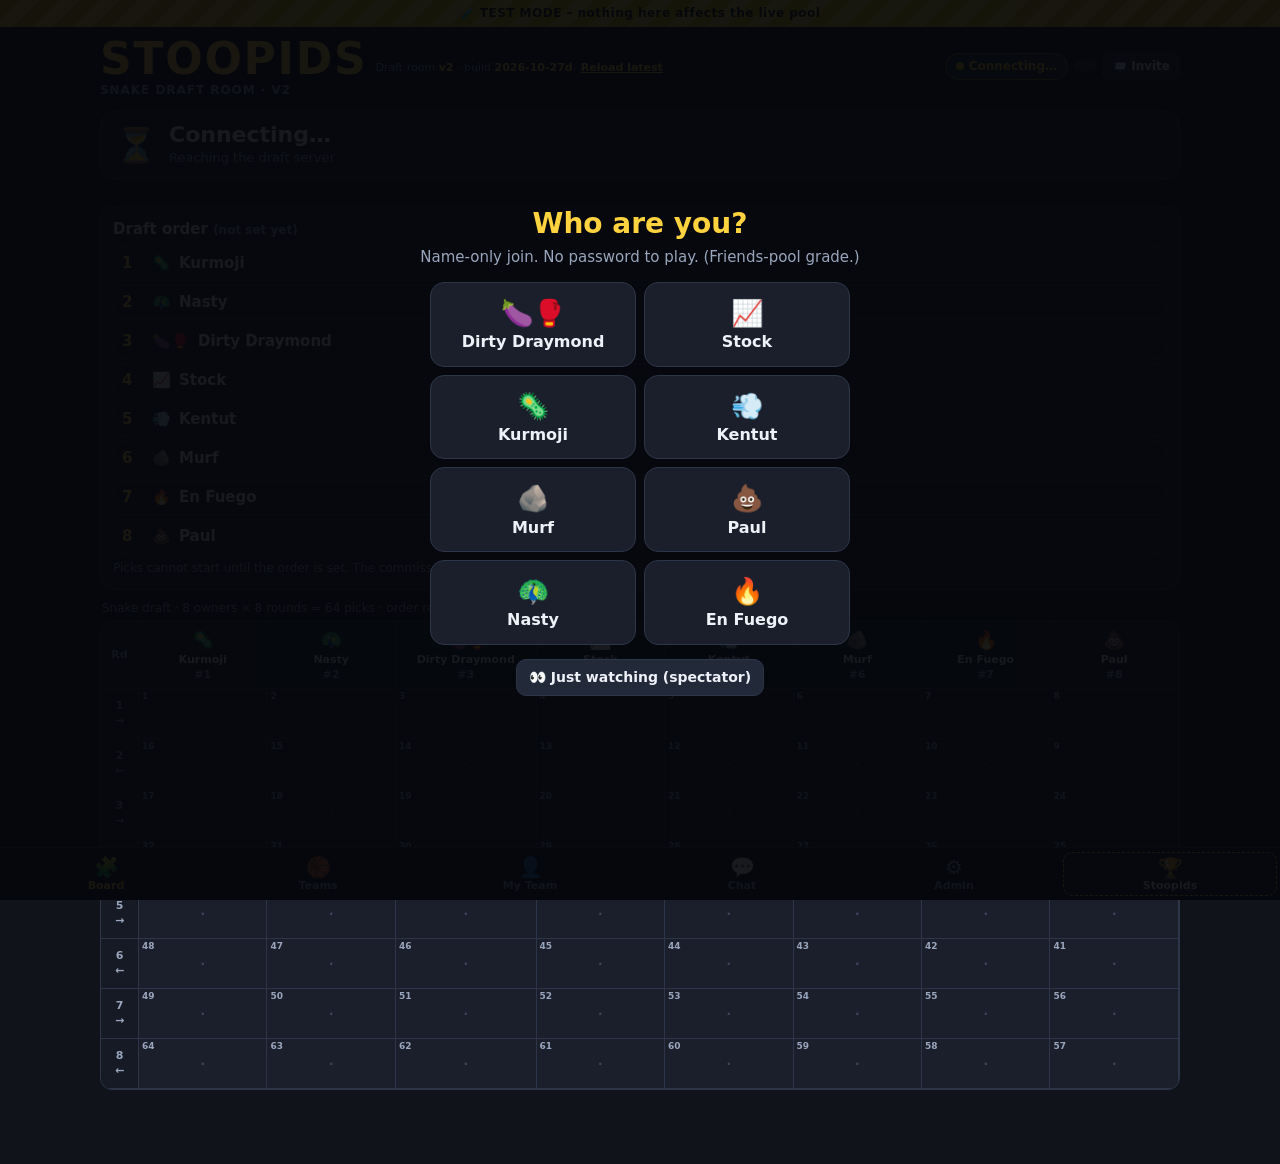
<file: draft2/index.html>
<!doctype html>
<html lang="en">
<head>
<meta charset="utf-8">
<meta name="viewport" content="width=device-width,initial-scale=1,viewport-fit=cover">
<title>STOOPIDS Draft Room v2</title>
<meta name="theme-color" content="#ffd23f">
<meta name="apple-mobile-web-app-capable" content="yes">
<meta name="mobile-web-app-capable" content="yes">
<meta name="apple-mobile-web-app-title" content="Draft v2">
<meta name="apple-mobile-web-app-status-bar-style" content="black">
<link rel="manifest" href="manifest.webmanifest">
<link rel="apple-touch-icon" href="icon-192.png">
<link rel="icon" id="fav" type="image/png" href="icon-192.png">
<style>
:root{--bg:#10131a;--card:#1a1f2b;--card2:#222939;--line:#2d3548;--tx:#eef1f7;--mut:#9aa6bd;--acc:#ffd23f;--good:#4ade80;--bad:#f87171;--warn:#fbbf24;--sb:env(safe-area-inset-bottom,0px)}
*{box-sizing:border-box;-webkit-tap-highlight-color:transparent}
html,body{margin:0;background:var(--bg);color:var(--tx);font:15px/1.4 system-ui,-apple-system,Segoe UI,Roboto,sans-serif}
body{padding-bottom:calc(74px + var(--sb));min-height:100vh}
a{color:var(--acc)}
button{font:inherit;color:inherit;cursor:pointer}
.ribbon{background:repeating-linear-gradient(-45deg,#ffd23f 0 14px,#e6b800 14px 28px);color:#111;text-align:center;font-weight:900;font-size:12px;letter-spacing:.04em;padding:5px 8px;padding-top:calc(5px + env(safe-area-inset-top,0px))}
.wrap{max-width:1100px;margin:0 auto;padding:0 10px}
header{display:flex;align-items:center;gap:8px;padding:10px 0 6px;flex-wrap:wrap}
h1{color:var(--acc);margin:0;font-size:clamp(28px,8vw,44px);letter-spacing:.04em;font-weight:900;line-height:1}
h1 small{display:block;font-size:12px;letter-spacing:.08em;color:var(--mut);font-weight:700;margin-top:3px}
.hr{margin-left:auto;display:flex;gap:6px;align-items:center;flex-wrap:wrap;justify-content:flex-end}
.pill{display:inline-flex;align-items:center;gap:5px;padding:4px 10px;border-radius:99px;font-size:12px;font-weight:800;background:var(--card2);border:1px solid var(--line);white-space:nowrap}
.pill.live{color:var(--good);border-color:#1f6b3d}.pill.bad{color:var(--warn);border-color:#8a6d12}
.pill i{width:8px;height:8px;border-radius:50%;background:currentColor;display:inline-block}
.pill.live i{animation:pulse 1.6s infinite}
@keyframes pulse{50%{opacity:.25}}
.btn{background:var(--card2);border:1px solid var(--line);border-radius:10px;padding:8px 12px;font-weight:800;font-size:14px}
.btn.pri{background:var(--acc);color:#111;border-color:var(--acc)}
.btn.bad{background:#3a1717;border-color:#7f2d2d;color:#ffb4b4}
.btn.sm{padding:4px 9px;font-size:12px;border-radius:8px}
.btn:disabled{opacity:.4;cursor:not-allowed}
.link{background:none;border:0;color:var(--acc);text-decoration:underline;padding:0;font-size:12px;font-weight:700}
.card{background:var(--card);border:1px solid var(--line);border-radius:14px;padding:12px;margin:10px 0}
.card h3{margin:0 0 6px;font-size:15px}
.mut{color:var(--mut)}.small{font-size:12px}
/* banner */
.banner{border-radius:16px;padding:12px 14px;margin:8px 0;background:var(--card);border:1px solid var(--line);display:flex;gap:12px;align-items:center}
.banner .em{font-size:34px;line-height:1;flex:none}
.banner .bm{flex:1;min-width:0}
.banner .lbl{font-size:11px;font-weight:900;letter-spacing:.1em;color:var(--acc)}
.banner .nm{font-size:22px;font-weight:900;line-height:1.1;overflow-wrap:anywhere}
.banner .sb{color:var(--mut);font-size:13px;margin-top:2px}
.banner .cd{font-size:30px;font-weight:900;font-variant-numeric:tabular-nums;text-align:right}
.banner .cd small{display:block;font-size:10px;color:var(--mut);font-weight:700;letter-spacing:.05em}
.banner.me{background:var(--acc);color:#111;border-color:#fff;animation:glow 1.4s infinite}
.banner.me .lbl,.banner.me .sb{color:#2b2400}.banner.me .nm{font-size:23px}
.banner.near{border-color:var(--acc)}
.cd.low{color:var(--bad)}
.banner.me .cd.low{color:#a10000}
@keyframes glow{50%{box-shadow:0 0 0 4px rgba(255,210,63,.35)}}
.alertbar{background:#4b3a0b;border:1px solid #8a6d12;color:#ffe08a;border-radius:12px;padding:8px 12px;margin:6px 0;font-weight:700}
.ticker{display:flex;gap:6px;overflow-x:auto;padding:2px 0 6px;scrollbar-width:none}
.ticker::-webkit-scrollbar{display:none}
.tk{flex:none;display:flex;align-items:center;gap:5px;background:var(--card);border:1px solid var(--line);border-radius:99px;padding:2px 8px 2px 8px;font-size:12px}
.tk b{color:var(--acc)}
.roastline{font-size:13px;color:#dfe5f3;background:var(--card);border-left:3px solid var(--acc);padding:6px 10px;border-radius:8px;margin:2px 0 6px}
/* chips */
.chip{text-decoration:none;display:inline-flex;align-items:center;gap:5px;padding:2px 8px 2px 2px;border-radius:99px;font-weight:700;font-size:12.5px;border:2px solid transparent;max-width:100%;white-space:nowrap}
.chip img,.chip .nologo{width:22px;height:22px;border-radius:50%;background:#fff;object-fit:contain;padding:1px;flex:none}
.chip .nologo{display:inline-block}
.chip.big{font-size:15px;padding:3px 11px 3px 3px}.chip.big img{width:30px;height:30px}
.chip.sm{font-size:11px;padding:1px 6px 1px 1px}.chip.sm img,.chip.sm .nologo{width:18px;height:18px}
.chip:hover{filter:brightness(1.12)}
/* nav */
nav.tabs{position:fixed;left:0;right:0;bottom:0;background:#0b0e14;border-top:1px solid var(--line);display:flex;padding-bottom:var(--sb);z-index:20}
nav.tabs button{flex:1;background:none;border:0;padding:8px 2px 7px;color:var(--mut);font-size:11px;font-weight:800;position:relative}
nav.tabs button span{display:block;font-size:20px;line-height:1.1}
nav.tabs button.on{color:var(--acc)}
/* SITE-TAB: "🏆 Stoopids" is a plain link (not an in-page tab) back to the main site at ../ (outside this app's /draft2/ service-worker scope, so the SW never sees it); dashed accent border mirrors the "Draft" link on the main site */
nav.tabs a.site{flex:1;display:flex;flex-direction:column;align-items:center;justify-content:center;margin:4px 3px;padding:4px 2px 3px;border:1px dashed var(--acc);border-radius:9px;background:var(--card);color:var(--tx);font-family:inherit;font-size:11px;font-weight:800;line-height:normal;text-decoration:none;white-space:nowrap;position:relative}
nav.tabs a.site span{display:block;font-size:20px;line-height:1.1}
nav.tabs a.site:hover{background:var(--card2)}
nav.tabs a.site:focus-visible{outline:2px solid var(--acc);outline-offset:1px}
nav.tabs button .bd{position:absolute;top:3px;left:55%;background:var(--bad);color:#fff;border-radius:99px;font-size:10px;padding:0 5px;font-weight:900}
/* board */
.bwrap{overflow:auto;border:1px solid var(--line);border-radius:12px;background:var(--card);max-height:70vh}
table.board{border-collapse:separate;border-spacing:0;min-width:100%}
.board th,.board td{border-right:1px solid var(--line);border-bottom:1px solid var(--line);padding:3px;text-align:center;vertical-align:middle}
.board th{position:sticky;top:0;background:#151a25;z-index:2;font-size:11px;min-width:96px;padding:5px 3px}
.board th .oe{font-size:18px;display:block}
.board th.me{background:#3a3211;color:var(--acc)}
.board th.rh,.board td.rh{position:sticky;left:0;z-index:3;min-width:38px;width:38px;background:#151a25;font-size:11px;font-weight:900;color:var(--mut)}
.board td{height:50px;min-width:96px;position:relative}
.board td .pn{position:absolute;top:1px;left:3px;font-size:9px;color:var(--mut);font-weight:800}
.board td.cur{outline:2px solid var(--acc);outline-offset:-2px;background:#2a2410;animation:glow 1.4s infinite}
.board td.mine{background:#1f2616}
.board td .dim{color:#3d465c;font-size:12px;font-weight:800}
.board td .chip{max-width:90px;overflow:hidden}
.board td .au{position:absolute;top:1px;right:3px;font-size:9px}
/* teams */
.ctl{position:sticky;top:0;background:var(--bg);padding:6px 0;z-index:4}
input[type=search],input[type=text],input[type=password],select{width:100%;background:var(--card2);border:1px solid var(--line);color:var(--tx);border-radius:10px;padding:10px 12px;font-size:16px;outline:none}
select{width:auto;padding:6px 8px;font-size:14px}
input:focus{border-color:var(--acc)}
.pills{display:flex;gap:6px;margin-top:6px;flex-wrap:wrap}
.pills button{background:var(--card);border:1px solid var(--line);border-radius:99px;padding:4px 10px;font-size:12px;font-weight:800}
.pills button.on{background:var(--acc);color:#111;border-color:var(--acc)}
.trow{display:flex;align-items:center;gap:8px;padding:7px 8px;background:var(--card);border:1px solid var(--line);border-radius:12px;margin:5px 0}
.trow.taken{opacity:.5}
.trow.go{cursor:pointer}
.trow .tm{flex:1;min-width:0;display:flex;flex-direction:column;gap:2px;align-items:flex-start}
.trow .tm small{color:var(--mut);font-size:11px}
.trow .rk{font-size:11px;color:var(--mut);font-weight:800;min-width:28px;text-align:center}
.star{background:none;border:1px solid var(--line);border-radius:8px;font-size:18px;line-height:1;padding:5px 8px;color:var(--mut)}
.star.on{color:var(--acc);border-color:var(--acc)}
/* misc */
.tag{display:inline-block;font-size:10px;font-weight:900;border-radius:6px;padding:1px 6px;letter-spacing:.04em}
.tag.steal{background:#12351f;color:var(--good)}.tag.reach{background:#3a1717;color:#ffb4b4}.tag.curse{background:#3d2a05;color:#ffb347}.tag.dart{background:#1b2a45;color:#9cc2ff}.tag.fair{background:var(--card2);color:var(--mut)}.tag.auto,.tag.first,.tag.last{background:var(--card2);color:var(--acc)}
.opills{display:flex;gap:6px;overflow-x:auto;padding:4px 0}
.opills button{flex:none;background:var(--card);border:1px solid var(--line);border-radius:99px;padding:5px 10px;font-weight:800;font-size:13px}
.opills button.on{background:var(--acc);color:#111;border-color:var(--acc)}
.qrow{display:flex;align-items:center;gap:6px;padding:5px 0;border-bottom:1px solid var(--line)}
.qrow:last-child{border:0}
.qn{width:22px;color:var(--acc);font-weight:900;text-align:center}
.sw{display:inline-flex;align-items:center;gap:8px;font-weight:800}
.sw input{width:20px;height:20px;accent-color:var(--acc)}
.rrow{display:flex;gap:8px;align-items:center;margin:4px 0;padding:6px 8px;background:var(--card);border:1px solid var(--line);border-radius:10px}
.rrow .no{color:var(--acc);font-weight:900;width:22px}
.grid2{display:flex;flex-wrap:wrap;gap:8px;align-items:center}
.seg{display:flex;gap:6px;margin:6px 0}
.seg button{flex:1;background:var(--card);border:1px solid var(--line);border-radius:10px;padding:7px;font-weight:800}
.seg button.on{background:var(--acc);color:#111;border-color:var(--acc)}
.msg{background:var(--card);border:1px solid var(--line);border-radius:12px;padding:7px 10px;margin:6px 0;max-width:92%}
.msg.mine{margin-left:auto;background:#2a2410;border-color:#5b4a12}
.msg .who{font-size:11px;font-weight:900;color:var(--acc)}
.msg .tx{overflow-wrap:anywhere;white-space:pre-wrap}
.msg .rx{display:flex;gap:4px;flex-wrap:wrap;margin-top:4px}
.rx button{background:var(--card2);border:1px solid var(--line);border-radius:99px;padding:1px 7px;font-size:12px}
.rx button.on{border-color:var(--acc);background:#3a3211}
.chatbox{position:sticky;bottom:calc(66px + var(--sb));display:flex;gap:6px;background:var(--bg);padding:8px 0;z-index:4}
.recap{border:2px solid var(--acc)}
.recap .hd{font-size:18px;font-weight:900;color:var(--acc)}
.recap .st{display:flex;flex-wrap:wrap;gap:6px;margin:6px 0;font-size:12px}
/* overlay + sheet + toast */
.ov{position:fixed;inset:0;background:rgba(5,7,11,.92);z-index:50;display:flex;flex-direction:column;align-items:center;justify-content:center;padding:20px;overflow:auto}
.ov h2{color:var(--acc);margin:0 0 4px;font-size:28px}
.who8{display:grid;grid-template-columns:1fr 1fr;gap:8px;width:100%;max-width:420px;margin:14px 0}
.who8 button{background:var(--card);border:1px solid var(--line);border-radius:14px;padding:12px 8px;font-weight:900;font-size:16px}
.who8 button span{display:block;font-size:26px}
.who8 button:active{background:var(--acc);color:#111}
.sheetbg{position:fixed;inset:0;background:rgba(0,0,0,.6);z-index:40;display:flex;align-items:flex-end;justify-content:center}
.sheet{background:var(--card);border-top:3px solid var(--acc);border-radius:18px 18px 0 0;padding:16px 16px calc(16px + var(--sb));width:100%;max-width:520px;max-height:90vh;overflow:auto}
.sheet h2{margin:0 0 8px;font-size:20px}
.toast{position:fixed;left:50%;transform:translateX(-50%);bottom:calc(86px + var(--sb));background:#0b0e14;border:1px solid var(--acc);color:var(--tx);padding:9px 14px;border-radius:12px;z-index:60;max-width:92vw;font-weight:700;box-shadow:0 6px 24px rgba(0,0,0,.5);text-align:center}
.qr{background:#fff;padding:10px;border-radius:12px;display:inline-block;line-height:0}
.qr svg{width:210px;height:210px}
.stub{border-style:dashed;opacity:.9}
.hide{display:none!important}
body[data-tab=teams] #roastline,body[data-tab=teams] #ticker,body[data-tab=my] #roastline,body[data-tab=my] #ticker,body[data-tab=admin] #roastline,body[data-tab=admin] #ticker{display:none}
body[data-tab=teams] .banner{padding:8px 12px}body[data-tab=teams] .banner .em{font-size:26px}body[data-tab=teams] .banner .nm{font-size:18px}
.urlbox{font-size:12px;word-break:break-all;background:var(--card2);padding:6px 8px;border-radius:8px;margin:6px 0;user-select:all}

/* v2 additions */
.ctl .sortlbl{display:block;margin:8px 2px 3px;font-size:12px;font-weight:900;letter-spacing:.04em;text-transform:uppercase;color:var(--acc)}
.ctl .sortsel{display:block;width:100%;box-sizing:border-box;padding:11px 12px;font-size:16px;font-weight:800;border:2px solid var(--acc);border-radius:12px;background:var(--card);color:var(--tx)}
.pickbtn{display:block;width:100%;margin:8px 0 0;padding:13px;font-size:16px}
#pickov{position:fixed;inset:0;background:#10131a;z-index:35;overflow:auto;-webkit-overflow-scrolling:touch}
#pickov .pbox{max-width:560px;margin:0 auto;padding:8px 10px calc(70px + var(--sb))}
#pickov .phead{display:flex;justify-content:space-between;align-items:center;gap:8px;padding:6px 2px}#pickov .phead small{display:block;color:var(--mut)}
#pickov .ctl{top:0}
.ctl .row2{display:flex;gap:6px}.ctl .row2 select{flex:1;min-width:0;padding:8px 10px;font-size:15px}
.ctl .pills{flex-wrap:nowrap;overflow-x:auto;-webkit-overflow-scrolling:touch;padding-bottom:2px}.ctl .pills button{white-space:nowrap;flex:none}
.grp{background:var(--bg);margin:10px 0 2px;padding:3px 2px;font-weight:900;font-size:13px;color:var(--acc);display:flex;justify-content:space-between;border-bottom:1px solid var(--line)}
.grp small{color:var(--mut);font-weight:700}
.wstar{background:none;border:0;font-size:20px;line-height:1;padding:2px 4px;color:#586079}.wstar.on{color:var(--acc)}
.qbtn{background:none;border:1px solid var(--line);border-radius:8px;font-size:11px;font-weight:900;padding:5px 6px;color:var(--mut)}.qbtn.on{color:#111;background:var(--acc);border-color:var(--acc)}
.trow .rk{min-width:34px}.trow .rk small{display:block;font-size:9px;font-weight:700;color:#6f7893}
.trow.taken .tm .chip{filter:grayscale(.6)}
.dr{font-size:10px;font-weight:900;color:#9fd7a8}
.lockcard{border-color:#7f6a1d}.errtxt{color:#ff9a9a;font-weight:800;margin:6px 0;min-height:18px}
.pin{letter-spacing:4px;text-align:center;font-size:22px!important}
.cflict{background:#3a1717;border:1px solid #7f2d2d;color:#ffd0d0;border-radius:12px;padding:10px 12px;margin:8px 0;font-weight:800}

/* badge for model teams without pool data */
.nodata{background:#2a2410;border:1px dashed #8a6d12;color:#ffe08a;border-radius:99px;font-size:10px;font-weight:800;padding:1px 7px;margin-top:2px}
/* build tag */
#buildtag{font-size:11px;color:var(--mut);margin:2px 0 0;display:flex;gap:8px;align-items:center;flex-wrap:wrap}#buildtag b{color:var(--acc)}#buildtag a{color:var(--acc);text-decoration:underline;font-weight:800}
/* presence strip (look copied from the STOOPIDS site "Online now") */
#presence{margin:6px 0}#presence[hidden]{display:none}
.pr{display:flex;flex-wrap:wrap;align-items:center;gap:5px 6px;background:var(--card);border:1px solid var(--line);border-radius:12px;padding:7px 9px;min-width:0}
.pr .prl{font-size:12px;font-weight:800;color:var(--acc);margin-right:2px;white-space:nowrap}
.pc{display:inline-flex;align-items:center;gap:5px;max-width:100%;min-width:0;padding:3px 9px;border-radius:99px;border:1px solid var(--line);background:var(--card2);color:var(--tx);font:inherit;font-size:12.5px;font-weight:700;line-height:1.2}
.pc .pn{min-width:0;overflow:hidden;text-overflow:ellipsis;white-space:nowrap}
.pc .pd{width:8px;height:8px;border-radius:50%;background:var(--good);box-shadow:0 0 0 2px rgba(74,222,128,.22);flex:none}
.pc.on{border-color:#2f6b47}.pc.off{opacity:.78;background:transparent;border-style:dashed;color:var(--mut);padding:2px 9px}.pc.off .pd{background:#5b6578;box-shadow:none}
.pc .pt{display:flex;flex-direction:column;min-width:0}.pc small{font-size:10.5px;font-weight:600;color:var(--mut);white-space:nowrap;line-height:1.15}
.pc.me{border-color:var(--acc)}.pc.me .pe{font-size:10px;color:var(--acc);font-weight:800}
/* draft-order wheel */
#wheelov{position:fixed;inset:0;background:rgba(8,10,16,.88);z-index:45;display:flex;align-items:flex-start;justify-content:center;overflow:auto;padding:10px}
.wbox{background:var(--card);border:1px solid var(--line);border-top:3px solid var(--acc);border-radius:18px;padding:12px;width:100%;max-width:420px}
.wbox h2{margin:0 0 4px;font-size:19px}
.wheelwrap{position:relative;width:min(100%,300px);margin:6px auto}.wheelwrap svg{width:100%;height:auto;display:block;overflow:visible}
.wptr{position:absolute;left:50%;top:-8px;transform:translateX(-50%);width:0;height:0;border-left:11px solid transparent;border-right:11px solid transparent;border-top:22px solid var(--acc);filter:drop-shadow(0 2px 2px rgba(0,0,0,.6));z-index:2}
#wg{transform-box:view-box;will-change:transform}
.wslots{display:grid;grid-template-columns:1fr 1fr;gap:4px 8px;margin:8px 0}.wslot{display:flex;gap:6px;align-items:center;background:var(--card2);border:1px solid var(--line);border-radius:10px;padding:5px 8px;font-size:13px;font-weight:700;min-width:0}
.wslot b{color:var(--acc);min-width:18px}.wslot.next{border-color:var(--acc);box-shadow:0 0 0 1px var(--acc) inset}.wslot.empty{color:var(--mut);font-weight:600}.wslot span{overflow:hidden;text-overflow:ellipsis;white-space:nowrap}
.wwin{text-align:center;font-weight:900;font-size:16px;min-height:24px;color:var(--acc)}
.olist .rrow{display:flex;gap:8px;align-items:center;padding:4px 0}
</style>
</head>
<body>
<div class="ribbon">🧪 TEST MODE – nothing here affects the live pool</div>
<div class="wrap">
  <header>
    <h1>STOOPIDS<small>SNAKE DRAFT ROOM · V2</small></h1>
    <div id="buildtag"><span>Draft room <b>v2</b> · build <b id="buildid">2026-10-27d</b></span><a href="#" data-a="reloadlatest" id="reloadlatest">Reload latest</a></div>
    <div class="hr">
      <span id="conn" class="pill bad"><i></i>Connecting…</span>
      <span id="who" class="pill"></span>
      <button class="btn sm" data-a="invite">📨 Invite</button>
    </div>
  </header>
  <div id="alertbar"></div>
  <div id="banner"></div>
  <div id="roastline"></div>
  <div id="ticker" class="ticker"></div>
  <div id="presence" hidden></div>
  <main id="view"></main>
</div>
<nav class="tabs" id="tabs"></nav>
<div id="overlay"></div>
<div id="sheetwrap"></div>
<div id="toast" class="toast hide"></div>
<script>
window.EMBED={"teams":[["2029","Arkansas-Pine Bluff","AR-Pine Bluff","UAPB","e0aa0f","eaaa00","https://a.espncdn.com/i/teamlogos/ncaa/500/2029.png","Golden Lions"],["2305","Kansas","Kansas","KU","0051ba","e8000d","https://a.espncdn.com/i/teamlogos/ncaa/500/2305.png","Jayhawks"],["127","Michigan State","Michigan St","MSU","173f35","ffffff","https://a.espncdn.com/i/teamlogos/ncaa/500/127.png","Spartans"],["139","Saint Louis","Saint Louis","SLU","00539C","ebebeb","https://a.espncdn.com/i/teamlogos/ncaa/500/139.png","Billikens"],["2599","St. John's","St John's","SJU","d10000","101010","https://a.espncdn.com/i/teamlogos/ncaa/500/2599.png","Red Storm"],["325","Cleveland State","Cleveland St","CLE","006633","231f20","https://a.espncdn.com/i/teamlogos/ncaa/500/325.png","Vikings"],["2437","Omaha","Omaha","OMA","e3193e","474648","https://a.espncdn.com/i/teamlogos/ncaa/500/2437.png","Mavericks"],["154","Wake Forest","Wake Forest","WAKE","ceb888","2c2a29","https://a.espncdn.com/i/teamlogos/ncaa/500/154.png","Demon Deacons"],["2473","Oakland","Oakland","OAK","04091c","bc955c","https://a.espncdn.com/i/teamlogos/ncaa/500/2473.png","Golden Grizzlies"],["2287","Illinois State","Illinois St","ILST","CE1126","ffe716","https://a.espncdn.com/i/teamlogos/ncaa/500/2287.png","Redbirds"],["2506","Presbyterian","Presbyterian","PRES","194896","990134","https://a.espncdn.com/i/teamlogos/ncaa/500/2506.png","Blue Hose"],["350","UNC Wilmington","UNC Wilmington","UNCW","00665e","ffda00","https://a.espncdn.com/i/teamlogos/ncaa/500/350.png","Seahawks"],["2634","Tennessee State","Tennessee St","TNST","171796","f0f0f0","https://a.espncdn.com/i/teamlogos/ncaa/500/2634.png","Tigers"],["314","Iona","Iona","IONA","6f2c3e","f0ab00","https://a.espncdn.com/i/teamlogos/ncaa/500/314.png","Gaels"],["12","Arizona","Arizona","ARIZ","cc0033","003366","https://a.espncdn.com/i/teamlogos/ncaa/500/12.png","Wildcats"],["91","Bellarmine","Bellarmine","BELL","000000","ffffff","https://a.espncdn.com/i/teamlogos/ncaa/500/91.png","Knights"],["2032","Arkansas State","Arkansas St","ARST","cc092f","000000","https://a.espncdn.com/i/teamlogos/ncaa/500/2032.png","Red Wolves"],["2226","Florida Atlantic","FAU","FAU","003366","cc0000","https://a.espncdn.com/i/teamlogos/ncaa/500/2226.png","Owls"],["2641","Texas Tech","Texas Tech","TTU","da291c","000000","https://a.espncdn.com/i/teamlogos/ncaa/500/2641.png","Red Raiders"],["130","Michigan","Michigan","MICH","00274c","ffcb05","https://a.espncdn.com/i/teamlogos/ncaa/500/130.png","Wolverines"],["2005","Air Force","Air Force","AF","003594","ffffff","https://a.espncdn.com/i/teamlogos/ncaa/500/2005.png","Falcons"],["30","USC","USC","USC","9d2235","ffc72c","https://a.espncdn.com/i/teamlogos/ncaa/500/30.png","Trojans"],["2250","Gonzaga","Gonzaga","GONZ","041e42","c8102e","https://a.espncdn.com/i/teamlogos/ncaa/500/2250.png","Bulldogs"],["2717","Western Carolina","W Carolina","WCU","492F91","bf9e70","https://a.espncdn.com/i/teamlogos/ncaa/500/2717.png","Catamounts"],["194","Ohio State","Ohio State","OSU","ba0c2f","a8adb4","https://a.espncdn.com/i/teamlogos/ncaa/500/194.png","Buckeyes"],["258","Virginia","Virginia","UVA","232d4b","f84c1e","https://a.espncdn.com/i/teamlogos/ncaa/500/258.png","Cavaliers"],["2142","Colgate","Colgate","COLG","821019","ffffff","https://a.espncdn.com/i/teamlogos/ncaa/500/2142.png","Raiders"],["2296","Jackson State","Jackson St","JKST","123297","b5b7ba","https://a.espncdn.com/i/teamlogos/ncaa/500/2296.png","Tigers"],["2754","Youngstown State","Youngstown St","YSU","E51935","690717","https://a.espncdn.com/i/teamlogos/ncaa/500/2754.png","Penguins"],["93","Murray State","Murray St","MUR","002148","000e00","https://a.espncdn.com/i/teamlogos/ncaa/500/93.png","Racers"],["2272","High Point","High Point","HPU","330072","ffffff","https://a.espncdn.com/i/teamlogos/ncaa/500/2272.png","Panthers"],["111","Northeastern","Northeastern","NE","CC0001","c2c3c0","https://a.espncdn.com/i/teamlogos/ncaa/500/111.png","Huskies"],["97","Louisville","Louisville","LOU","c9001f","ffffff","https://a.espncdn.com/i/teamlogos/ncaa/500/97.png","Cardinals"],["2440","Nevada","Nevada","NEV","041e42","8a8d8f","https://a.espncdn.com/i/teamlogos/ncaa/500/2440.png","Wolf Pack"],["252","BYU","BYU","BYU","0047ba","002e5d","https://a.espncdn.com/i/teamlogos/ncaa/500/252.png","Cougars"],["2217","Fairfield","Fairfield","FAIR","000000","ebebeb","https://a.espncdn.com/i/teamlogos/ncaa/500/2217.png","Stags"],["2640","Texas Southern","Texas Southern","TXSO","860038","ffffff","https://a.espncdn.com/i/teamlogos/ncaa/500/2640.png","Tigers"],["3101","Utah Tech","Utah Tech","UTU","000000","ffffff","https://a.espncdn.com/i/teamlogos/ncaa/500/3101.png","Trailblazers"],["2275","Hofstra","Hofstra","HOF","003594","ffc72c","https://a.espncdn.com/i/teamlogos/ncaa/500/2275.png","Pride"],["356","Illinois","Illinois","ILL","ff5f05","13294b","https://a.espncdn.com/i/teamlogos/ncaa/500/356.png","Fighting Illini"],["219","Pennsylvania","Penn","PENN","082A74","a6163d","https://a.espncdn.com/i/teamlogos/ncaa/500/219.png","Quakers"],["202","Tulsa","Tulsa","TLSA","003595","d0b787","https://a.espncdn.com/i/teamlogos/ncaa/500/202.png","Golden Hurricane"],["2523","Robert Morris","Robert Morris","RMU","00214D","a21d2b","https://a.espncdn.com/i/teamlogos/ncaa/500/2523.png","Colonials"],["57","Florida","Florida","FLA","0021a5","fa4616","https://a.espncdn.com/i/teamlogos/ncaa/500/57.png","Gators"],["2750","Wright State","Wright St","WRST","cba052","cba052","https://a.espncdn.com/i/teamlogos/ncaa/500/2750.png","Raiders"],["324","Coastal Carolina","Coastal","CCU","006f71","a27752","https://a.espncdn.com/i/teamlogos/ncaa/500/324.png","Chanticleers"],["2335","Liberty","Liberty","LIB","0a254e","b72025","https://a.espncdn.com/i/teamlogos/ncaa/500/2335.png","Flames"],["2379","Maryland Eastern Shore","MD Eastern","UMES","5c2301","b5b7ba","https://a.espncdn.com/i/teamlogos/ncaa/500/2379.png","Hawks"],["5","UAB","UAB","UAB","1a5632","fdb913","https://a.espncdn.com/i/teamlogos/ncaa/500/5.png","Blazers"],["2065","Bethune-Cookman","Bethune","BCU","7b1831","e9aa12","https://a.espncdn.com/i/teamlogos/ncaa/500/2065.png","Wildcats"],["2608","Saint Mary's","Saint Mary's","SMC","d80024","003057","https://a.espncdn.com/i/teamlogos/ncaa/500/2608.png","Gaels"],["222","Villanova","Villanova","VILL","00205b","13b5ea","https://a.espncdn.com/i/teamlogos/ncaa/500/222.png","Wildcats"],["333","Alabama","Alabama","ALA","9e1b32","ffffff","https://a.espncdn.com/i/teamlogos/ncaa/500/333.png","Crimson Tide"],["2329","Lehigh","Lehigh","LEH","6c2b2a","b69e70","https://a.espncdn.com/i/teamlogos/ncaa/500/2329.png","Mountain Hawks"],["2405","Monmouth","Monmouth","MONM","051844","ffffff","https://a.espncdn.com/i/teamlogos/ncaa/500/2405.png","Hawks"],["251","Texas","Texas","TEX","af5c37","ffffff","https://a.espncdn.com/i/teamlogos/ncaa/500/251.png","Longhorns"],["153","North Carolina","North Carolina","UNC","7bafd4","13294b","https://a.espncdn.com/i/teamlogos/ncaa/500/153.png","Tar Heels"],["2514","Quinnipiac","Quinnipiac","QUIN","041B43","ffffff","https://a.espncdn.com/i/teamlogos/ncaa/500/2514.png","Bobcats"],["328","Utah State","Utah State","USU","0f2439","ffffff","https://a.espncdn.com/i/teamlogos/ncaa/500/328.png","Aggies"],["87","Notre Dame","Notre Dame","ND","062340","c99700","https://a.espncdn.com/i/teamlogos/ncaa/500/87.png","Fighting Irish"],["270","Milwaukee","Milwaukee","MILW","000000","ffc20e","https://a.espncdn.com/i/teamlogos/ncaa/500/270.png","Panthers"],["2182","Drexel","Drexel","DREX","020260","ffd65a","https://a.espncdn.com/i/teamlogos/ncaa/500/2182.png","Dragons"],["94","Northern Kentucky","N Kentucky","NKU","ffc82e","000000","https://a.espncdn.com/i/teamlogos/ncaa/500/94.png","Norse"],["2","Auburn","Auburn","AUB","002b5c","f26522","https://a.espncdn.com/i/teamlogos/ncaa/500/2.png","Tigers"],["96","Kentucky","Kentucky","UK","0033a0","ffffff","https://a.espncdn.com/i/teamlogos/ncaa/500/96.png","Wildcats"],["41","UConn","UConn","CONN","0c2340","a2aaad","https://a.espncdn.com/i/teamlogos/ncaa/500/41.png","Huskies"],["61","Georgia","Georgia","UGA","ba0c2f","2c2a29","https://a.espncdn.com/i/teamlogos/ncaa/500/61.png","Bulldogs"],["2428","North Carolina Central","NC Central","NCCU","880023","c2c3c0","https://a.espncdn.com/i/teamlogos/ncaa/500/2428.png","Eagles"],["2230","Fordham","Fordham","FOR","830032","909090","https://a.espncdn.com/i/teamlogos/ncaa/500/2230.png","Rams"],["2747","Wofford","Wofford","WOF","533B22","f0f0f0","https://a.espncdn.com/i/teamlogos/ncaa/500/2747.png","Terriers"],["66","Iowa State","Iowa State","ISU","ae192d","ffc72a","https://a.espncdn.com/i/teamlogos/ncaa/500/66.png","Cyclones"],["2197","Eastern Illinois","E Illinois","EIU","000000","bebab9","https://a.espncdn.com/i/teamlogos/ncaa/500/2197.png","Panthers"],["2459","Northern Illinois","N Illinois","NIU","c8102e","000000","https://a.espncdn.com/i/teamlogos/ncaa/500/2459.png","Huskies"],["2363","Manhattan","Manhattan","MAN","4f8537","b5b7ba","https://a.espncdn.com/i/teamlogos/ncaa/500/2363.png","Jaspers"],["150","Duke","Duke","DUKE","00539b","ffffff","https://a.espncdn.com/i/teamlogos/ncaa/500/150.png","Blue Devils"],["152","NC State","NC State","NCSU","cc0000","ffffff","https://a.espncdn.com/i/teamlogos/ncaa/500/152.png","Wolfpack"],["238","Vanderbilt","Vanderbilt","VAN","000000","cfae70","https://a.espncdn.com/i/teamlogos/ncaa/500/238.png","Commodores"],["161","Fairleigh Dickinson","FDU","FDU","72293c","28334a","https://a.espncdn.com/i/teamlogos/ncaa/500/161.png","Knights"],["2545","SE Louisiana","SE Louisiana","SELA","215732","ffc72c","https://a.espncdn.com/i/teamlogos/ncaa/500/2545.png","Lions"],["2681","Wagner","Wagner","WAG","00483A","ffffff","https://a.espncdn.com/i/teamlogos/ncaa/500/2681.png","Seahawks"],["48","Delaware","Delaware","DEL","00539f","ffd200","https://a.espncdn.com/i/teamlogos/ncaa/500/48.png","Blue Hens"],["2393","Middle Tennessee","MTSU","MTSU","036eb7","ffffff","https://a.espncdn.com/i/teamlogos/ncaa/500/2393.png","Blue Raiders"],["261","Vermont","Vermont","UVM","154734","ffc72c","https://a.espncdn.com/i/teamlogos/ncaa/500/261.png","Catamounts"],["2294","Iowa","Iowa","IOWA","231f20","fcd116","https://a.espncdn.com/i/teamlogos/ncaa/500/2294.png","Hawkeyes"],["2031","Little Rock","Little Rock","LR","AD0000","898d8f","https://a.espncdn.com/i/teamlogos/ncaa/500/2031.png","Trojans"],["236","Chattanooga","Chattanooga","UTC","00386b","dca71d","https://a.espncdn.com/i/teamlogos/ncaa/500/236.png","Mocs"],["245","Texas A&M","Texas A&M","TA&M","500000","ffffff","https://a.espncdn.com/i/teamlogos/ncaa/500/245.png","Aggies"],["2377","McNeese","McNeese","MCN","00529C","ffd204","https://a.espncdn.com/i/teamlogos/ncaa/500/2377.png","Cowboys"],["2724","Wichita State","Wichita St","WICH","ffcd00","27251f","https://a.espncdn.com/i/teamlogos/ncaa/500/2724.png","Shockers"],["2509","Purdue","Purdue","PUR","ceb888","000000","https://a.espncdn.com/i/teamlogos/ncaa/500/2509.png","Boilermakers"],["2325","La Salle","La Salle","LAS","003356","ffce00","https://a.espncdn.com/i/teamlogos/ncaa/500/2325.png","Explorers"],["26","UCLA","UCLA","UCLA","2774ae","f2a900","https://a.espncdn.com/i/teamlogos/ncaa/500/26.png","Bruins"],["68","Boise State","Boise St","BOIS","0033a0","d64309","https://a.espncdn.com/i/teamlogos/ncaa/500/68.png","Broncos"],["256","James Madison","James Madison","JMU","450084","cbb677","https://a.espncdn.com/i/teamlogos/ncaa/500/256.png","Dukes"],["264","Washington","Washington","WASH","33006f","e8d3a2","https://a.espncdn.com/i/teamlogos/ncaa/500/264.png","Huskies"],["2649","Toledo","Toledo","TOL","0b2240","ffcd00","https://a.espncdn.com/i/teamlogos/ncaa/500/2649.png","Rockets"],["2241","Gardner-Webb","Gardner-Webb","GWEB","c12535","909090","https://a.espncdn.com/i/teamlogos/ncaa/500/2241.png","Runnin' Bulldogs"],["349","Army","Army","ARMY","000000","d3bc8d","https://a.espncdn.com/i/teamlogos/ncaa/500/349.png","Black Knights"],["2006","Akron","Akron","AKR","041e42","c5b783","https://a.espncdn.com/i/teamlogos/ncaa/500/2006.png","Zips"],["248","Houston","Houston","HOU","c8102e","ffffff","https://a.espncdn.com/i/teamlogos/ncaa/500/248.png","Cougars"],["158","Nebraska","Nebraska","NEB","e31937","ffffff","https://a.espncdn.com/i/teamlogos/ncaa/500/158.png","Cornhuskers"],["8","Arkansas","Arkansas","ARK","a32136","ffffff","https://a.espncdn.com/i/teamlogos/ncaa/500/8.png","Razorbacks"],["2633","Tennessee","Tennessee","TENN","ff8200","ffffff","https://a.espncdn.com/i/teamlogos/ncaa/500/2633.png","Volunteers"],["275","Wisconsin","Wisconsin","WIS","a00000","ffffff","https://a.espncdn.com/i/teamlogos/ncaa/500/275.png","Badgers"],["300","UC Irvine","UC Irvine","UCI","002B5C","fec52e","https://a.espncdn.com/i/teamlogos/ncaa/500/300.png","Anteaters"],["47","Howard","Howard","HOW","003a63","e51937","https://a.espncdn.com/i/teamlogos/ncaa/500/47.png","Bison"],["84","Indiana","Indiana","IU","970310","ffffff","https://a.espncdn.com/i/teamlogos/ncaa/500/84.png","Hoosiers"],["309","Louisiana","Louisiana","UL","ce181e","000000","https://a.espncdn.com/i/teamlogos/ncaa/500/309.png","Ragin' Cajuns"],["2130","Chicago State","Chicago St","CHST","006700","ffffff","https://a.espncdn.com/i/teamlogos/ncaa/500/2130.png","Cougars"],["2016","Alcorn State","Alcorn St","ALCN","4b0058","46166a","https://a.espncdn.com/i/teamlogos/ncaa/500/2016.png","Braves"],["2674","Valparaiso","Valparaiso","VAL","794500","ffffff","https://a.espncdn.com/i/teamlogos/ncaa/500/2674.png","Beacons"],["142","Missouri","Missouri","MIZ","f1b82d","000000","https://a.espncdn.com/i/teamlogos/ncaa/500/142.png","Tigers"],["288","Lipscomb","Lipscomb","LIP","20366C","f6b734","https://a.espncdn.com/i/teamlogos/ncaa/500/288.png","Bisons"],["107","Holy Cross","Holy Cross","HC","582c83","ffffff","https://a.espncdn.com/i/teamlogos/ncaa/500/107.png","Crusaders"],["2011","Alabama State","Alabama St","ALST","e9a900","0a0a0a","https://a.espncdn.com/i/teamlogos/ncaa/500/2011.png","Hornets"],["235","Memphis","Memphis","MEM","004991","8e908f","https://a.espncdn.com/i/teamlogos/ncaa/500/235.png","Tigers"],["13","Cal Poly","Cal Poly","CP","1E4D2B","eed897","https://a.espncdn.com/i/teamlogos/ncaa/500/13.png","Mustangs"],["44","American University","American","AMER","c41130","c8102e","https://a.espncdn.com/i/teamlogos/ncaa/500/44.png","Eagles"],["2132","Cincinnati","Cincinnati","CIN","000000","e00122","https://a.espncdn.com/i/teamlogos/ncaa/500/2132.png","Bearcats"],["163","Princeton","Princeton","PRIN","000000","ff6000","https://a.espncdn.com/i/teamlogos/ncaa/500/163.png","Tigers"],["2097","Campbell","Campbell","CAM","000000","ffffff","https://a.espncdn.com/i/teamlogos/ncaa/500/2097.png","Fighting Camels"],["2172","Denver","Denver","DEN","98002e","a8996e","https://a.espncdn.com/i/teamlogos/ncaa/500/2172.png","Pioneers"],["2239","Cal State Fullerton","Fullerton","CSUF","003767","ff8300","https://a.espncdn.com/i/teamlogos/ncaa/500/2239.png","Titans"],["43","Yale","Yale","YALE","004a81","286dc0","https://a.espncdn.com/i/teamlogos/ncaa/500/43.png","Bulldogs"],["2534","Sam Houston","Sam Houston","SHSU","f56423","ffffff","https://a.espncdn.com/i/teamlogos/ncaa/500/2534.png","Bearkats"],["249","North Texas","North Texas","UNT","068f33","ffffff","https://a.espncdn.com/i/teamlogos/ncaa/500/249.png","Mean Green"],["2181","Drake","Drake","DRKE","005596","bec0c2","https://a.espncdn.com/i/teamlogos/ncaa/500/2181.png","Bulldogs"],["304","Idaho State","Idaho St","IDST","ef8c00","e9a126","https://a.espncdn.com/i/teamlogos/ncaa/500/304.png","Bengals"],["2755","Grambling","Grambling","GRAM","ee8601","ffd10a","https://a.espncdn.com/i/teamlogos/ncaa/500/2755.png","Tigers"],["2463","Cal State Northridge","CSU Northridge","CSUN","b50000","ffffff","https://a.espncdn.com/i/teamlogos/ncaa/500/2463.png","Matadors"],["294","Jacksonville","Jacksonville","JAX","00523e","ffffff","https://a.espncdn.com/i/teamlogos/ncaa/500/294.png","Dolphins"],["2739","Green Bay","Green Bay","GB","006633","ffffff","https://a.espncdn.com/i/teamlogos/ncaa/500/2739.png","Phoenix"],["2253","Grand Canyon","Grand Canyon","GCU","522398","ffffff","https://a.espncdn.com/i/teamlogos/ncaa/500/2253.png","Lopes"],["2572","Southern Miss","Southern Miss","USM","ffc72c","231f20","https://a.espncdn.com/i/teamlogos/ncaa/500/2572.png","Golden Eagles"],["2449","North Dakota State","N Dakota St","NDSU","01402A","ffffff","https://a.espncdn.com/i/teamlogos/ncaa/500/2449.png","Bison"],["2193","East Tennessee State","ETSU","ETSU","002d61","ffc423","https://a.espncdn.com/i/teamlogos/ncaa/500/2193.png","Buccaneers"],["2670","VCU","VCU","VCU","ffaf00","000000","https://a.espncdn.com/i/teamlogos/ncaa/500/2670.png","Rams"],["2390","Miami","Miami","MIA","f47423","035131","https://a.espncdn.com/i/teamlogos/ncaa/500/2390.png","Hurricanes"],["167","New Mexico","New Mexico","UNM","ba0c2f","a7a8aa","https://a.espncdn.com/i/teamlogos/ncaa/500/167.png","Lobos"],["2454","North Florida","North Florida","UNF","004B8D","babcbe","https://a.espncdn.com/i/teamlogos/ncaa/500/2454.png","Ospreys"],["21","San Diego State","San Diego St","SDSU","a6192e","000000","https://a.espncdn.com/i/teamlogos/ncaa/500/21.png","Aztecs"]],"owners":[{"name":"Dirty Draymond","emoji":"🍆🥊","team_name":"Dirty Draymond's Poole Party"},{"name":"Stock","emoji":"📈","team_name":"Stock Rising"},{"name":"Kurmoji","emoji":"🦠","team_name":"Kurmoji"},{"name":"Kentut","emoji":"💨","team_name":"Kentut"},{"name":"Murf","emoji":"🪨","team_name":"Cockchalkrock"},{"name":"Paul","emoji":"💩","team_name":"PAUL"},{"name":"Nasty","emoji":"🦚","team_name":"Peacock"},{"name":"En Fuego","emoji":"🔥","team_name":"En Fuego"}]};
window.TEAMMETA={"2029":{"c":"SWAC","r":"13-19"},"2305":{"c":"Big 12","r":"24-11","p":10,"e":35.8,"s":3},"127":{"c":"Big Ten","r":"27-8","p":11,"e":35.6,"s":3},"139":{"c":"A-10","r":"29-6","p":31,"e":29.6,"s":10},"2599":{"c":"Big East","r":"30-7","p":17,"e":33.2,"s":5},"325":{"c":"Horizon","r":"11-22"},"2437":{"c":"Summit","r":"16-17"},"154":{"c":"ACC","r":"18-17"},"2473":{"c":"Horizon","r":"16-16"},"2287":{"c":"MVC","r":"23-13"},"2506":{"c":"Big South","r":"15-18"},"350":{"c":"CAA","r":"27-7","p":33,"e":29.4,"s":13.5},"2634":{"c":"OVC","r":"23-10","p":79,"e":22.1,"s":16},"314":{"c":"Metro","r":"18-14"},"12":{"c":"Big 12","r":"36-3","p":6,"e":37.2,"s":2},"91":{"c":"Atlantic Sun","r":"13-19"},"2032":{"c":"Sun Belt","r":"20-12"},"2226":{"c":"American","r":"18-15"},"2641":{"c":"Big 12","r":"23-11","p":25,"e":30.8,"s":5},"130":{"c":"Big Ten","r":"37-3","p":26,"e":30.4,"s":6},"2005":{"c":"Mountain West","r":"3-29"},"30":{"c":"Big Ten","r":"18-14","p":38,"e":29.0,"s":7},"2250":{"c":"Pac-12","r":"31-4","p":3,"e":39.2,"s":3},"2717":{"c":"SoCon","r":"15-16"},"194":{"c":"Big Ten","r":"21-13","p":37,"e":29.1,"s":8},"258":{"c":"ACC","r":"30-6","p":8,"e":36.7,"s":4},"2142":{"c":"Patriot","r":"18-15"},"2296":{"c":"SWAC","r":"12-21"},"2754":{"c":"Horizon","r":"15-17"},"93":{"c":"MVC","r":"20-13","p":62,"e":26.0,"s":13},"2272":{"c":"Big South","r":"31-5","p":9,"e":36.5,"s":13},"111":{"c":"CAA","r":"7-24"},"97":{"c":"ACC","r":"24-11","p":18,"e":32.7,"s":4.5},"2440":{"c":"Mountain West","r":"24-13","p":60,"e":26.2,"s":12},"252":{"c":"Big 12","r":"23-12","p":41,"e":28.4,"s":8},"2217":{"c":"Metro","r":"21-13"},"2640":{"c":"SWAC","r":"12-18"},"3101":{"c":"Big Sky","r":"19-15"},"2275":{"c":"CAA","r":"24-11"},"356":{"c":"Big Ten","r":"28-9","p":5,"e":37.6,"s":2},"219":{"c":"Ivy","r":"18-12","p":72,"e":23.2,"s":15},"202":{"c":"American","r":"30-8"},"2523":{"c":"Horizon","r":"22-11"},"57":{"c":"SEC","r":"27-8","p":2,"e":40.1,"s":1},"2750":{"c":"Horizon","r":"23-12","p":70,"e":24.1,"s":14.5},"324":{"c":"Sun Belt","r":"19-13"},"2335":{"c":"CUSA","r":"26-8","p":71,"e":23.3,"s":14.5},"2379":{"c":"MEAC","r":"9-23"},"5":{"c":"American","r":"20-12"},"2065":{"c":"SWAC","r":"17-15","p":82,"e":21.1,"s":16},"2608":{"c":"WCC","r":"27-6","p":23,"e":31.8,"s":11},"222":{"c":"Big East","r":"24-9","p":39,"e":28.7,"s":8.5},"333":{"c":"SEC","r":"25-10","p":29,"e":29.6,"s":5},"2329":{"c":"Patriot","r":"18-17"},"2405":{"c":"CAA","r":"19-15"},"251":{"c":"SEC","r":"21-15","p":15,"e":33.5,"s":3},"153":{"c":"ACC","r":"24-9","p":58,"e":26.4,"s":9.5},"2514":{"c":"Metro","r":"19-13"},"328":{"c":"Pac-12","r":"29-7","p":30,"e":29.6,"s":11},"87":{"c":"ACC","r":"13-18"},"270":{"c":"Horizon","r":"12-20"},"2182":{"c":"CAA","r":"17-16"},"94":{"c":"Horizon","r":"20-14"},"2":{"c":"SEC","r":"22-16","p":74,"e":23.2,"s":10.5},"96":{"c":"SEC","r":"22-14","p":35,"e":29.2,"s":7},"41":{"c":"Big East","r":"34-6","p":4,"e":37.7,"s":2.5},"61":{"c":"SEC","r":"22-11","p":61,"e":26.1,"s":10},"2428":{"c":"MEAC","r":"14-18"},"2230":{"c":"A-10","r":"17-15"},"2747":{"c":"SoCon","r":"19-13"},"66":{"c":"Big 12","r":"29-8","p":13,"e":34.3,"s":4},"2197":{"c":"OVC","r":"13-20"},"2459":{"c":"Horizon","r":"9-21"},"2363":{"c":"Metro","r":"12-20"},"150":{"c":"ACC","r":"35-3","p":1,"e":44.4,"s":1},"152":{"c":"ACC","r":"20-14","p":40,"e":28.7,"s":10.5},"238":{"c":"SEC","r":"27-9","p":19,"e":32.6,"s":5},"161":{"c":"NEC","r":"11-21"},"2545":{"c":"Southland","r":"9-22"},"2681":{"c":"NEC","r":"14-17"},"48":{"c":"CUSA","r":"10-21"},"2393":{"c":"CUSA","r":"17-15"},"261":{"c":"Am. East","r":"22-12","p":64,"e":25.2,"s":16},"2294":{"c":"Big Ten","r":"24-13"},"2031":{"c":"UAC","r":"12-20"},"236":{"c":"SoCon","r":"13-19"},"245":{"c":"SEC","r":"22-12","p":36,"e":29.1,"s":8},"2377":{"c":"Southland","r":"28-6","p":20,"e":32.6,"s":13},"2724":{"c":"American","r":"24-12","p":27,"e":30.1,"s":12},"2509":{"c":"Big Ten","r":"30-9","p":45,"e":28.0,"s":8},"2325":{"c":"A-10","r":"9-23"},"26":{"c":"Big Ten","r":"24-12","p":42,"e":28.3,"s":8},"68":{"c":"Pac-12","r":"20-12"},"256":{"c":"Sun Belt","r":"18-15","p":66,"e":24.8,"s":15},"264":{"c":"Big Ten","r":"16-17"},"2649":{"c":"MAC","r":"19-15"},"2241":{"c":"Big South","r":"4-29"},"349":{"c":"Patriot","r":"11-21"},"2006":{"c":"MAC","r":"29-6","p":49,"e":27.5,"s":13.5},"248":{"c":"Big 12","r":"30-7","p":7,"e":36.9,"s":2},"158":{"c":"Big Ten","r":"28-7","p":16,"e":33.3,"s":6},"8":{"c":"SEC","r":"28-9","p":22,"e":32.0,"s":5},"2633":{"c":"SEC","r":"25-12","p":21,"e":32.2,"s":5},"275":{"c":"Big Ten","r":"24-11","p":77,"e":22.8,"s":11},"300":{"c":"Big West","r":"23-12","p":63,"e":25.9,"s":14},"47":{"c":"MEAC","r":"24-11","p":28,"e":29.9,"s":15.5},"84":{"c":"Big Ten","r":"18-14","p":51,"e":27.2,"s":10},"309":{"c":"Sun Belt","r":"11-22"},"2130":{"c":"NEC","r":"7-25"},"2016":{"c":"SWAC","r":"9-23"},"2674":{"c":"MVC","r":"18-15"},"142":{"c":"SEC","r":"20-13","p":46,"e":28.0,"s":9},"288":{"c":"Atlantic Sun","r":"19-13"},"107":{"c":"Patriot","r":"11-22"},"2011":{"c":"SWAC","r":"10-22"},"235":{"c":"American","r":"13-19"},"13":{"c":"Big West","r":"14-19"},"44":{"c":"Patriot","r":"16-16","p":68,"e":24.3,"s":16},"2132":{"c":"Big 12","r":"18-15","p":50,"e":27.3,"s":10},"163":{"c":"Ivy","r":"9-20"},"2097":{"c":"CAA","r":"16-18"},"2172":{"c":"WCC","r":"15-17"},"2239":{"c":"Big West","r":"18-16"},"43":{"c":"Ivy","r":"24-7"},"2534":{"c":"CUSA","r":"22-12"},"249":{"c":"American","r":"19-14"},"2181":{"c":"MVC","r":"14-20"},"304":{"c":"Big Sky","r":"13-20"},"2755":{"c":"SWAC","r":"14-19"},"2463":{"c":"Big West","r":"20-14"},"294":{"c":"Atlantic Sun","r":"12-20"},"2739":{"c":"Horizon","r":"18-15"},"2253":{"c":"Mountain West","r":"20-12","p":12,"e":34.5,"s":11},"2572":{"c":"Sun Belt","r":"19-16"},"2449":{"c":"Summit","r":"27-8"},"2193":{"c":"SoCon","r":"23-11"},"2670":{"c":"A-10","r":"28-8","p":24,"e":31.0,"s":10},"2390":{"c":"ACC","r":"26-9","p":14,"e":33.7,"s":5},"167":{"c":"Mountain West","r":"26-11","p":34,"e":29.3,"s":12},"2454":{"c":"Atlantic Sun","r":"7-25"},"21":{"c":"Pac-12","r":"22-11","p":69,"e":24.3,"s":11.5},"193":{"c":"MAC","r":"32-2","p":32,"e":29.4,"s":12.5,"x":1},"201":{"c":"SEC","r":"21-16","p":43,"e":28.3,"s":10,"x":1},"2540":{"c":"Big West","r":"18-14","p":44,"e":28.1,"s":13.5,"x":1},"231":{"c":"SoCon","r":"22-13","p":47,"e":27.8,"s":14,"x":1},"82":{"c":"MVC","r":"19-16","p":48,"e":27.6,"s":13.5,"x":1},"269":{"c":"Big East","r":"12-20","p":52,"e":27.0,"s":10.5,"x":1},"147":{"c":"Big Sky","r":"18-14","p":53,"e":26.9,"s":15,"x":1},"2168":{"c":"A-10","r":"25-12","p":54,"e":26.8,"s":11.5,"x":1},"2617":{"c":"Southland","r":"28-6","p":55,"e":26.8,"s":14.5,"x":1},"2900":{"c":"Summit","r":"24-10","p":56,"e":26.7,"s":15,"x":1},"2541":{"c":"WCC","r":"26-9","p":57,"e":26.6,"s":12,"x":1},"98":{"c":"CUSA","r":"18-14","p":59,"e":26.2,"s":14,"x":1},"228":{"c":"ACC","r":"24-11","p":65,"e":25.1,"s":10,"x":1},"2771":{"c":"Metro","r":"23-11","p":67,"e":24.4,"s":16,"x":1},"156":{"c":"Big East","r":"16-18","p":73,"e":23.2,"s":11,"x":1},"239":{"c":"Big 12","r":"17-17","p":75,"e":23.0,"s":11,"x":1},"277":{"c":"Big 12","r":"21-14","p":76,"e":23.0,"s":11,"x":1},"2507":{"c":"Big East","r":"15-18","p":78,"e":22.2,"s":11,"x":1},"2110":{"c":"UAC","r":"22-12","p":80,"e":22.1,"s":15.5,"x":1},"2511":{"c":"Atlantic Sun","r":"21-14","p":81,"e":21.7,"s":16,"x":1},"112358":{"c":"NEC","r":"24-11","p":83,"e":18.1,"s":16,"x":1}};
window.EXTRA=[["193","Miami (OH)","Miami (OH)","M-OH","c41230","ffffff","https://a.espncdn.com/i/teamlogos/ncaa/500/193.png","RedHawks"],["201","Oklahoma","Oklahoma","OU","990000","ffffff","https://a.espncdn.com/i/teamlogos/ncaa/500/201.png","Sooners"],["2540","UC Santa Barbara","UC Santa Barbara","UCSB","1e1840","febc11","https://a.espncdn.com/i/teamlogos/ncaa/500/2540.png","Gauchos"],["231","Furman","Furman","FUR","582c83","ffffff","https://a.espncdn.com/i/teamlogos/ncaa/500/231.png","Paladins"],["82","UIC","UIC","UIC","001e62","d50032","https://a.espncdn.com/i/teamlogos/ncaa/500/82.png","Flames"],["269","Marquette","Marquette","MARQ","003366","ffcc00","https://a.espncdn.com/i/teamlogos/ncaa/500/269.png","Golden Eagles"],["147","Montana State","Montana State","MTST","00205c","bc955c","https://a.espncdn.com/i/teamlogos/ncaa/500/147.png","Bobcats"],["2168","Dayton","Dayton","DAY","004B8D","ffffff","https://a.espncdn.com/i/teamlogos/ncaa/500/2168.png","Flyers"],["2617","Stephen F. Austin","Stephen F. Austin","SFA","393996","bec0c2","https://a.espncdn.com/i/teamlogos/ncaa/500/2617.png","Lumberjacks"],["2900","St. Thomas","St. Thomas","STMN","000000","ffffff","https://a.espncdn.com/i/teamlogos/ncaa/500/2900.png","Tommies"],["2541","Santa Clara","Santa Clara","SCU","690b0b","101010","https://a.espncdn.com/i/teamlogos/ncaa/500/2541.png","Broncos"],["98","Western Kentucky","Western Kentucky","WKU","e13a3e","ffffff","https://a.espncdn.com/i/teamlogos/ncaa/500/98.png","Hilltoppers"],["228","Clemson","Clemson","CLEM","f56600","ffffff","https://a.espncdn.com/i/teamlogos/ncaa/500/228.png","Tigers"],["2771","Merrimack","Merrimack","MRMK","2f4f93","e8c535","https://a.espncdn.com/i/teamlogos/ncaa/500/2771.png","Warriors"],["156","Creighton","Creighton","CREI","005ca9","6cadde","https://a.espncdn.com/i/teamlogos/ncaa/500/156.png","Bluejays"],["239","Baylor","Baylor","BAY","154734","ffb81c","https://a.espncdn.com/i/teamlogos/ncaa/500/239.png","Bears"],["277","West Virginia","West Virginia","WVU","eaaa00","002855","https://a.espncdn.com/i/teamlogos/ncaa/500/277.png","Mountaineers"],["2507","Providence","Providence","PROV","000000","a3a19e","https://a.espncdn.com/i/teamlogos/ncaa/500/2507.png","Friars"],["2110","Central Arkansas","Central Arkansas","CARK","a7a9ac","8e959a","https://a.espncdn.com/i/teamlogos/ncaa/500/2110.png","Bears"],["2511","Queens University","Queens University","QUC","3a4256","ffffff","https://a.espncdn.com/i/teamlogos/ncaa/500/2511.png","Royals"],["112358","Long Island University","Long Island University","LIU","50c9f7","ffbf00","https://a.espncdn.com/i/teamlogos/ncaa/500/112358.png","Sharks"]];
</script>
<script>
var qrcode=function(){var t=function(t,r){var e=t,n=g[r],o=null,i=0,a=null,u=[],f={},c=function(t,r){o=function(t){for(var r=new Array(t),e=0;e<t;e+=1){r[e]=new Array(t);for(var n=0;n<t;n+=1)r[e][n]=null}return r}(i=4*e+17),l(0,0),l(i-7,0),l(0,i-7),s(),h(),d(t,r),e>=7&&v(t),null==a&&(a=p(e,n,u)),w(a,r)},l=function(t,r){for(var e=-1;e<=7;e+=1)if(!(t+e<=-1||i<=t+e))for(var n=-1;n<=7;n+=1)r+n<=-1||i<=r+n||(o[t+e][r+n]=0<=e&&e<=6&&(0==n||6==n)||0<=n&&n<=6&&(0==e||6==e)||2<=e&&e<=4&&2<=n&&n<=4)},h=function(){for(var t=8;t<i-8;t+=1)null==o[t][6]&&(o[t][6]=t%2==0);for(var r=8;r<i-8;r+=1)null==o[6][r]&&(o[6][r]=r%2==0)},s=function(){for(var t=B.getPatternPosition(e),r=0;r<t.length;r+=1)for(var n=0;n<t.length;n+=1){var i=t[r],a=t[n];if(null==o[i][a])for(var u=-2;u<=2;u+=1)for(var f=-2;f<=2;f+=1)o[i+u][a+f]=-2==u||2==u||-2==f||2==f||0==u&&0==f}},v=function(t){for(var r=B.getBCHTypeNumber(e),n=0;n<18;n+=1){var a=!t&&1==(r>>n&1);o[Math.floor(n/3)][n%3+i-8-3]=a}for(n=0;n<18;n+=1){a=!t&&1==(r>>n&1);o[n%3+i-8-3][Math.floor(n/3)]=a}},d=function(t,r){for(var e=n<<3|r,a=B.getBCHTypeInfo(e),u=0;u<15;u+=1){var f=!t&&1==(a>>u&1);u<6?o[u][8]=f:u<8?o[u+1][8]=f:o[i-15+u][8]=f}for(u=0;u<15;u+=1){f=!t&&1==(a>>u&1);u<8?o[8][i-u-1]=f:u<9?o[8][15-u-1+1]=f:o[8][15-u-1]=f}o[i-8][8]=!t},w=function(t,r){for(var e=-1,n=i-1,a=7,u=0,f=B.getMaskFunction(r),c=i-1;c>0;c-=2)for(6==c&&(c-=1);;){for(var g=0;g<2;g+=1)if(null==o[n][c-g]){var l=!1;u<t.length&&(l=1==(t[u]>>>a&1)),f(n,c-g)&&(l=!l),o[n][c-g]=l,-1==(a-=1)&&(u+=1,a=7)}if((n+=e)<0||i<=n){n-=e,e=-e;break}}},p=function(t,r,e){for(var n=A.getRSBlocks(t,r),o=b(),i=0;i<e.length;i+=1){var a=e[i];o.put(a.getMode(),4),o.put(a.getLength(),B.getLengthInBits(a.getMode(),t)),a.write(o)}var u=0;for(i=0;i<n.length;i+=1)u+=n[i].dataCount;if(o.getLengthInBits()>8*u)throw"code length overflow. ("+o.getLengthInBits()+">"+8*u+")";for(o.getLengthInBits()+4<=8*u&&o.put(0,4);o.getLengthInBits()%8!=0;)o.putBit(!1);for(;!(o.getLengthInBits()>=8*u||(o.put(236,8),o.getLengthInBits()>=8*u));)o.put(17,8);return function(t,r){for(var e=0,n=0,o=0,i=new Array(r.length),a=new Array(r.length),u=0;u<r.length;u+=1){var f=r[u].dataCount,c=r[u].totalCount-f;n=Math.max(n,f),o=Math.max(o,c),i[u]=new Array(f);for(var g=0;g<i[u].length;g+=1)i[u][g]=255&t.getBuffer()[g+e];e+=f;var l=B.getErrorCorrectPolynomial(c),h=k(i[u],l.getLength()-1).mod(l);for(a[u]=new Array(l.getLength()-1),g=0;g<a[u].length;g+=1){var s=g+h.getLength()-a[u].length;a[u][g]=s>=0?h.getAt(s):0}}var v=0;for(g=0;g<r.length;g+=1)v+=r[g].totalCount;var d=new Array(v),w=0;for(g=0;g<n;g+=1)for(u=0;u<r.length;u+=1)g<i[u].length&&(d[w]=i[u][g],w+=1);for(g=0;g<o;g+=1)for(u=0;u<r.length;u+=1)g<a[u].length&&(d[w]=a[u][g],w+=1);return d}(o,n)};f.addData=function(t,r){var e=null;switch(r=r||"Byte"){case"Numeric":e=M(t);break;case"Alphanumeric":e=x(t);break;case"Byte":e=m(t);break;case"Kanji":e=L(t);break;default:throw"mode:"+r}u.push(e),a=null},f.isDark=function(t,r){if(t<0||i<=t||r<0||i<=r)throw t+","+r;return o[t][r]},f.getModuleCount=function(){return i},f.make=function(){if(e<1){for(var t=1;t<40;t++){for(var r=A.getRSBlocks(t,n),o=b(),i=0;i<u.length;i++){var a=u[i];o.put(a.getMode(),4),o.put(a.getLength(),B.getLengthInBits(a.getMode(),t)),a.write(o)}var g=0;for(i=0;i<r.length;i++)g+=r[i].dataCount;if(o.getLengthInBits()<=8*g)break}e=t}c(!1,function(){for(var t=0,r=0,e=0;e<8;e+=1){c(!0,e);var n=B.getLostPoint(f);(0==e||t>n)&&(t=n,r=e)}return r}())},f.createTableTag=function(t,r){t=t||2;var e="";e+='<table style="',e+=" border-width: 0px; border-style: none;",e+=" border-collapse: collapse;",e+=" padding: 0px; margin: "+(r=void 0===r?4*t:r)+"px;",e+='">',e+="<tbody>";for(var n=0;n<f.getModuleCount();n+=1){e+="<tr>";for(var o=0;o<f.getModuleCount();o+=1)e+='<td style="',e+=" border-width: 0px; border-style: none;",e+=" border-collapse: collapse;",e+=" padding: 0px; margin: 0px;",e+=" width: "+t+"px;",e+=" height: "+t+"px;",e+=" background-color: ",e+=f.isDark(n,o)?"#000000":"#ffffff",e+=";",e+='"/>';e+="</tr>"}return e+="</tbody>",e+="</table>"},f.createSvgTag=function(t,r,e,n){var o={};"object"==typeof arguments[0]&&(t=(o=arguments[0]).cellSize,r=o.margin,e=o.alt,n=o.title),t=t||2,r=void 0===r?4*t:r,(e="string"==typeof e?{text:e}:e||{}).text=e.text||null,e.id=e.text?e.id||"qrcode-description":null,(n="string"==typeof n?{text:n}:n||{}).text=n.text||null,n.id=n.text?n.id||"qrcode-title":null;var i,a,u,c,g=f.getModuleCount()*t+2*r,l="";for(c="l"+t+",0 0,"+t+" -"+t+",0 0,-"+t+"z ",l+='<svg version="1.1" xmlns="http://www.w3.org/2000/svg"',l+=o.scalable?"":' width="'+g+'px" height="'+g+'px"',l+=' viewBox="0 0 '+g+" "+g+'" ',l+=' preserveAspectRatio="xMinYMin meet"',l+=n.text||e.text?' role="img" aria-labelledby="'+y([n.id,e.id].join(" ").trim())+'"':"",l+=">",l+=n.text?'<title id="'+y(n.id)+'">'+y(n.text)+"</title>":"",l+=e.text?'<description id="'+y(e.id)+'">'+y(e.text)+"</description>":"",l+='<rect width="100%" height="100%" fill="white" cx="0" cy="0"/>',l+='<path d="',a=0;a<f.getModuleCount();a+=1)for(u=a*t+r,i=0;i<f.getModuleCount();i+=1)f.isDark(a,i)&&(l+="M"+(i*t+r)+","+u+c);return l+='" stroke="transparent" fill="black"/>',l+="</svg>"},f.createDataURL=function(t,r){t=t||2,r=void 0===r?4*t:r;var e=f.getModuleCount()*t+2*r,n=r,o=e-r;return I(e,e,function(r,e){if(n<=r&&r<o&&n<=e&&e<o){var i=Math.floor((r-n)/t),a=Math.floor((e-n)/t);return f.isDark(a,i)?0:1}return 1})},f.createImgTag=function(t,r,e){t=t||2,r=void 0===r?4*t:r;var n=f.getModuleCount()*t+2*r,o="";return o+="<img",o+=' src="',o+=f.createDataURL(t,r),o+='"',o+=' width="',o+=n,o+='"',o+=' height="',o+=n,o+='"',e&&(o+=' alt="',o+=y(e),o+='"'),o+="/>"};var y=function(t){for(var r="",e=0;e<t.length;e+=1){var n=t.charAt(e);switch(n){case"<":r+="&lt;";break;case">":r+="&gt;";break;case"&":r+="&amp;";break;case'"':r+="&quot;";break;default:r+=n}}return r};return f.createASCII=function(t,r){if((t=t||1)<2)return function(t){t=void 0===t?2:t;var r,e,n,o,i,a=1*f.getModuleCount()+2*t,u=t,c=a-t,g={"██":"█","█ ":"▀"," █":"▄","  ":" "},l={"██":"▀","█ ":"▀"," █":" ","  ":" "},h="";for(r=0;r<a;r+=2){for(n=Math.floor((r-u)/1),o=Math.floor((r+1-u)/1),e=0;e<a;e+=1)i="█",u<=e&&e<c&&u<=r&&r<c&&f.isDark(n,Math.floor((e-u)/1))&&(i=" "),u<=e&&e<c&&u<=r+1&&r+1<c&&f.isDark(o,Math.floor((e-u)/1))?i+=" ":i+="█",h+=t<1&&r+1>=c?l[i]:g[i];h+="\n"}return a%2&&t>0?h.substring(0,h.length-a-1)+Array(a+1).join("▀"):h.substring(0,h.length-1)}(r);t-=1,r=void 0===r?2*t:r;var e,n,o,i,a=f.getModuleCount()*t+2*r,u=r,c=a-r,g=Array(t+1).join("██"),l=Array(t+1).join("  "),h="",s="";for(e=0;e<a;e+=1){for(o=Math.floor((e-u)/t),s="",n=0;n<a;n+=1)i=1,u<=n&&n<c&&u<=e&&e<c&&f.isDark(o,Math.floor((n-u)/t))&&(i=0),s+=i?g:l;for(o=0;o<t;o+=1)h+=s+"\n"}return h.substring(0,h.length-1)},f.renderTo2dContext=function(t,r){r=r||2;for(var e=f.getModuleCount(),n=0;n<e;n++)for(var o=0;o<e;o++)t.fillStyle=f.isDark(n,o)?"black":"white",t.fillRect(o*r,n*r,r,r)},f};t.stringToBytes=(t.stringToBytesFuncs={default:function(t){for(var r=[],e=0;e<t.length;e+=1){var n=t.charCodeAt(e);r.push(255&n)}return r}}).default,t.createStringToBytes=function(t,r){var e=function(){for(var e=S(t),n=function(){var t=e.read();if(-1==t)throw"eof";return t},o=0,i={};;){var a=e.read();if(-1==a)break;var u=n(),f=n()<<8|n();i[String.fromCharCode(a<<8|u)]=f,o+=1}if(o!=r)throw o+" != "+r;return i}(),n="?".charCodeAt(0);return function(t){for(var r=[],o=0;o<t.length;o+=1){var i=t.charCodeAt(o);if(i<128)r.push(i);else{var a=e[t.charAt(o)];"number"==typeof a?(255&a)==a?r.push(a):(r.push(a>>>8),r.push(255&a)):r.push(n)}}return r}};var r,e,n,o,i,a=1,u=2,f=4,c=8,g={L:1,M:0,Q:3,H:2},l=0,h=1,s=2,v=3,d=4,w=5,p=6,y=7,B=(r=[[],[6,18],[6,22],[6,26],[6,30],[6,34],[6,22,38],[6,24,42],[6,26,46],[6,28,50],[6,30,54],[6,32,58],[6,34,62],[6,26,46,66],[6,26,48,70],[6,26,50,74],[6,30,54,78],[6,30,56,82],[6,30,58,86],[6,34,62,90],[6,28,50,72,94],[6,26,50,74,98],[6,30,54,78,102],[6,28,54,80,106],[6,32,58,84,110],[6,30,58,86,114],[6,34,62,90,118],[6,26,50,74,98,122],[6,30,54,78,102,126],[6,26,52,78,104,130],[6,30,56,82,108,134],[6,34,60,86,112,138],[6,30,58,86,114,142],[6,34,62,90,118,146],[6,30,54,78,102,126,150],[6,24,50,76,102,128,154],[6,28,54,80,106,132,158],[6,32,58,84,110,136,162],[6,26,54,82,110,138,166],[6,30,58,86,114,142,170]],e=1335,n=7973,i=function(t){for(var r=0;0!=t;)r+=1,t>>>=1;return r},(o={}).getBCHTypeInfo=function(t){for(var r=t<<10;i(r)-i(e)>=0;)r^=e<<i(r)-i(e);return 21522^(t<<10|r)},o.getBCHTypeNumber=function(t){for(var r=t<<12;i(r)-i(n)>=0;)r^=n<<i(r)-i(n);return t<<12|r},o.getPatternPosition=function(t){return r[t-1]},o.getMaskFunction=function(t){switch(t){case l:return function(t,r){return(t+r)%2==0};case h:return function(t,r){return t%2==0};case s:return function(t,r){return r%3==0};case v:return function(t,r){return(t+r)%3==0};case d:return function(t,r){return(Math.floor(t/2)+Math.floor(r/3))%2==0};case w:return function(t,r){return t*r%2+t*r%3==0};case p:return function(t,r){return(t*r%2+t*r%3)%2==0};case y:return function(t,r){return(t*r%3+(t+r)%2)%2==0};default:throw"bad maskPattern:"+t}},o.getErrorCorrectPolynomial=function(t){for(var r=k([1],0),e=0;e<t;e+=1)r=r.multiply(k([1,C.gexp(e)],0));return r},o.getLengthInBits=function(t,r){if(1<=r&&r<10)switch(t){case a:return 10;case u:return 9;case f:case c:return 8;default:throw"mode:"+t}else if(r<27)switch(t){case a:return 12;case u:return 11;case f:return 16;case c:return 10;default:throw"mode:"+t}else{if(!(r<41))throw"type:"+r;switch(t){case a:return 14;case u:return 13;case f:return 16;case c:return 12;default:throw"mode:"+t}}},o.getLostPoint=function(t){for(var r=t.getModuleCount(),e=0,n=0;n<r;n+=1)for(var o=0;o<r;o+=1){for(var i=0,a=t.isDark(n,o),u=-1;u<=1;u+=1)if(!(n+u<0||r<=n+u))for(var f=-1;f<=1;f+=1)o+f<0||r<=o+f||0==u&&0==f||a==t.isDark(n+u,o+f)&&(i+=1);i>5&&(e+=3+i-5)}for(n=0;n<r-1;n+=1)for(o=0;o<r-1;o+=1){var c=0;t.isDark(n,o)&&(c+=1),t.isDark(n+1,o)&&(c+=1),t.isDark(n,o+1)&&(c+=1),t.isDark(n+1,o+1)&&(c+=1),0!=c&&4!=c||(e+=3)}for(n=0;n<r;n+=1)for(o=0;o<r-6;o+=1)t.isDark(n,o)&&!t.isDark(n,o+1)&&t.isDark(n,o+2)&&t.isDark(n,o+3)&&t.isDark(n,o+4)&&!t.isDark(n,o+5)&&t.isDark(n,o+6)&&(e+=40);for(o=0;o<r;o+=1)for(n=0;n<r-6;n+=1)t.isDark(n,o)&&!t.isDark(n+1,o)&&t.isDark(n+2,o)&&t.isDark(n+3,o)&&t.isDark(n+4,o)&&!t.isDark(n+5,o)&&t.isDark(n+6,o)&&(e+=40);var g=0;for(o=0;o<r;o+=1)for(n=0;n<r;n+=1)t.isDark(n,o)&&(g+=1);return e+=Math.abs(100*g/r/r-50)/5*10},o),C=function(){for(var t=new Array(256),r=new Array(256),e=0;e<8;e+=1)t[e]=1<<e;for(e=8;e<256;e+=1)t[e]=t[e-4]^t[e-5]^t[e-6]^t[e-8];for(e=0;e<255;e+=1)r[t[e]]=e;var n={glog:function(t){if(t<1)throw"glog("+t+")";return r[t]},gexp:function(r){for(;r<0;)r+=255;for(;r>=256;)r-=255;return t[r]}};return n}();function k(t,r){if(void 0===t.length)throw t.length+"/"+r;var e=function(){for(var e=0;e<t.length&&0==t[e];)e+=1;for(var n=new Array(t.length-e+r),o=0;o<t.length-e;o+=1)n[o]=t[o+e];return n}(),n={getAt:function(t){return e[t]},getLength:function(){return e.length},multiply:function(t){for(var r=new Array(n.getLength()+t.getLength()-1),e=0;e<n.getLength();e+=1)for(var o=0;o<t.getLength();o+=1)r[e+o]^=C.gexp(C.glog(n.getAt(e))+C.glog(t.getAt(o)));return k(r,0)},mod:function(t){if(n.getLength()-t.getLength()<0)return n;for(var r=C.glog(n.getAt(0))-C.glog(t.getAt(0)),e=new Array(n.getLength()),o=0;o<n.getLength();o+=1)e[o]=n.getAt(o);for(o=0;o<t.getLength();o+=1)e[o]^=C.gexp(C.glog(t.getAt(o))+r);return k(e,0).mod(t)}};return n}var A=function(){var t=[[1,26,19],[1,26,16],[1,26,13],[1,26,9],[1,44,34],[1,44,28],[1,44,22],[1,44,16],[1,70,55],[1,70,44],[2,35,17],[2,35,13],[1,100,80],[2,50,32],[2,50,24],[4,25,9],[1,134,108],[2,67,43],[2,33,15,2,34,16],[2,33,11,2,34,12],[2,86,68],[4,43,27],[4,43,19],[4,43,15],[2,98,78],[4,49,31],[2,32,14,4,33,15],[4,39,13,1,40,14],[2,121,97],[2,60,38,2,61,39],[4,40,18,2,41,19],[4,40,14,2,41,15],[2,146,116],[3,58,36,2,59,37],[4,36,16,4,37,17],[4,36,12,4,37,13],[2,86,68,2,87,69],[4,69,43,1,70,44],[6,43,19,2,44,20],[6,43,15,2,44,16],[4,101,81],[1,80,50,4,81,51],[4,50,22,4,51,23],[3,36,12,8,37,13],[2,116,92,2,117,93],[6,58,36,2,59,37],[4,46,20,6,47,21],[7,42,14,4,43,15],[4,133,107],[8,59,37,1,60,38],[8,44,20,4,45,21],[12,33,11,4,34,12],[3,145,115,1,146,116],[4,64,40,5,65,41],[11,36,16,5,37,17],[11,36,12,5,37,13],[5,109,87,1,110,88],[5,65,41,5,66,42],[5,54,24,7,55,25],[11,36,12,7,37,13],[5,122,98,1,123,99],[7,73,45,3,74,46],[15,43,19,2,44,20],[3,45,15,13,46,16],[1,135,107,5,136,108],[10,74,46,1,75,47],[1,50,22,15,51,23],[2,42,14,17,43,15],[5,150,120,1,151,121],[9,69,43,4,70,44],[17,50,22,1,51,23],[2,42,14,19,43,15],[3,141,113,4,142,114],[3,70,44,11,71,45],[17,47,21,4,48,22],[9,39,13,16,40,14],[3,135,107,5,136,108],[3,67,41,13,68,42],[15,54,24,5,55,25],[15,43,15,10,44,16],[4,144,116,4,145,117],[17,68,42],[17,50,22,6,51,23],[19,46,16,6,47,17],[2,139,111,7,140,112],[17,74,46],[7,54,24,16,55,25],[34,37,13],[4,151,121,5,152,122],[4,75,47,14,76,48],[11,54,24,14,55,25],[16,45,15,14,46,16],[6,147,117,4,148,118],[6,73,45,14,74,46],[11,54,24,16,55,25],[30,46,16,2,47,17],[8,132,106,4,133,107],[8,75,47,13,76,48],[7,54,24,22,55,25],[22,45,15,13,46,16],[10,142,114,2,143,115],[19,74,46,4,75,47],[28,50,22,6,51,23],[33,46,16,4,47,17],[8,152,122,4,153,123],[22,73,45,3,74,46],[8,53,23,26,54,24],[12,45,15,28,46,16],[3,147,117,10,148,118],[3,73,45,23,74,46],[4,54,24,31,55,25],[11,45,15,31,46,16],[7,146,116,7,147,117],[21,73,45,7,74,46],[1,53,23,37,54,24],[19,45,15,26,46,16],[5,145,115,10,146,116],[19,75,47,10,76,48],[15,54,24,25,55,25],[23,45,15,25,46,16],[13,145,115,3,146,116],[2,74,46,29,75,47],[42,54,24,1,55,25],[23,45,15,28,46,16],[17,145,115],[10,74,46,23,75,47],[10,54,24,35,55,25],[19,45,15,35,46,16],[17,145,115,1,146,116],[14,74,46,21,75,47],[29,54,24,19,55,25],[11,45,15,46,46,16],[13,145,115,6,146,116],[14,74,46,23,75,47],[44,54,24,7,55,25],[59,46,16,1,47,17],[12,151,121,7,152,122],[12,75,47,26,76,48],[39,54,24,14,55,25],[22,45,15,41,46,16],[6,151,121,14,152,122],[6,75,47,34,76,48],[46,54,24,10,55,25],[2,45,15,64,46,16],[17,152,122,4,153,123],[29,74,46,14,75,47],[49,54,24,10,55,25],[24,45,15,46,46,16],[4,152,122,18,153,123],[13,74,46,32,75,47],[48,54,24,14,55,25],[42,45,15,32,46,16],[20,147,117,4,148,118],[40,75,47,7,76,48],[43,54,24,22,55,25],[10,45,15,67,46,16],[19,148,118,6,149,119],[18,75,47,31,76,48],[34,54,24,34,55,25],[20,45,15,61,46,16]],r=function(t,r){var e={};return e.totalCount=t,e.dataCount=r,e},e={};return e.getRSBlocks=function(e,n){var o=function(r,e){switch(e){case g.L:return t[4*(r-1)+0];case g.M:return t[4*(r-1)+1];case g.Q:return t[4*(r-1)+2];case g.H:return t[4*(r-1)+3];default:return}}(e,n);if(void 0===o)throw"bad rs block @ typeNumber:"+e+"/errorCorrectionLevel:"+n;for(var i=o.length/3,a=[],u=0;u<i;u+=1)for(var f=o[3*u+0],c=o[3*u+1],l=o[3*u+2],h=0;h<f;h+=1)a.push(r(c,l));return a},e}(),b=function(){var t=[],r=0,e={getBuffer:function(){return t},getAt:function(r){var e=Math.floor(r/8);return 1==(t[e]>>>7-r%8&1)},put:function(t,r){for(var n=0;n<r;n+=1)e.putBit(1==(t>>>r-n-1&1))},getLengthInBits:function(){return r},putBit:function(e){var n=Math.floor(r/8);t.length<=n&&t.push(0),e&&(t[n]|=128>>>r%8),r+=1}};return e},M=function(t){var r=a,e=t,n={getMode:function(){return r},getLength:function(t){return e.length},write:function(t){for(var r=e,n=0;n+2<r.length;)t.put(o(r.substring(n,n+3)),10),n+=3;n<r.length&&(r.length-n==1?t.put(o(r.substring(n,n+1)),4):r.length-n==2&&t.put(o(r.substring(n,n+2)),7))}},o=function(t){for(var r=0,e=0;e<t.length;e+=1)r=10*r+i(t.charAt(e));return r},i=function(t){if("0"<=t&&t<="9")return t.charCodeAt(0)-"0".charCodeAt(0);throw"illegal char :"+t};return n},x=function(t){var r=u,e=t,n={getMode:function(){return r},getLength:function(t){return e.length},write:function(t){for(var r=e,n=0;n+1<r.length;)t.put(45*o(r.charAt(n))+o(r.charAt(n+1)),11),n+=2;n<r.length&&t.put(o(r.charAt(n)),6)}},o=function(t){if("0"<=t&&t<="9")return t.charCodeAt(0)-"0".charCodeAt(0);if("A"<=t&&t<="Z")return t.charCodeAt(0)-"A".charCodeAt(0)+10;switch(t){case" ":return 36;case"$":return 37;case"%":return 38;case"*":return 39;case"+":return 40;case"-":return 41;case".":return 42;case"/":return 43;case":":return 44;default:throw"illegal char :"+t}};return n},m=function(r){var e=f,n=t.stringToBytes(r),o={getMode:function(){return e},getLength:function(t){return n.length},write:function(t){for(var r=0;r<n.length;r+=1)t.put(n[r],8)}};return o},L=function(r){var e=c,n=t.stringToBytesFuncs.SJIS;if(!n)throw"sjis not supported.";!function(){var t=n("友");if(2!=t.length||38726!=(t[0]<<8|t[1]))throw"sjis not supported."}();var o=n(r),i={getMode:function(){return e},getLength:function(t){return~~(o.length/2)},write:function(t){for(var r=o,e=0;e+1<r.length;){var n=(255&r[e])<<8|255&r[e+1];if(33088<=n&&n<=40956)n-=33088;else{if(!(57408<=n&&n<=60351))throw"illegal char at "+(e+1)+"/"+n;n-=49472}n=192*(n>>>8&255)+(255&n),t.put(n,13),e+=2}if(e<r.length)throw"illegal char at "+(e+1)}};return i},D=function(){var t=[],r={writeByte:function(r){t.push(255&r)},writeShort:function(t){r.writeByte(t),r.writeByte(t>>>8)},writeBytes:function(t,e,n){e=e||0,n=n||t.length;for(var o=0;o<n;o+=1)r.writeByte(t[o+e])},writeString:function(t){for(var e=0;e<t.length;e+=1)r.writeByte(t.charCodeAt(e))},toByteArray:function(){return t},toString:function(){var r="";r+="[";for(var e=0;e<t.length;e+=1)e>0&&(r+=","),r+=t[e];return r+="]"}};return r},S=function(t){var r=t,e=0,n=0,o=0,i={read:function(){for(;o<8;){if(e>=r.length){if(0==o)return-1;throw"unexpected end of file./"+o}var t=r.charAt(e);if(e+=1,"="==t)return o=0,-1;t.match(/^\s$/)||(n=n<<6|a(t.charCodeAt(0)),o+=6)}var i=n>>>o-8&255;return o-=8,i}},a=function(t){if(65<=t&&t<=90)return t-65;if(97<=t&&t<=122)return t-97+26;if(48<=t&&t<=57)return t-48+52;if(43==t)return 62;if(47==t)return 63;throw"c:"+t};return i},I=function(t,r,e){for(var n=function(t,r){var e=t,n=r,o=new Array(t*r),i={setPixel:function(t,r,n){o[r*e+t]=n},write:function(t){t.writeString("GIF87a"),t.writeShort(e),t.writeShort(n),t.writeByte(128),t.writeByte(0),t.writeByte(0),t.writeByte(0),t.writeByte(0),t.writeByte(0),t.writeByte(255),t.writeByte(255),t.writeByte(255),t.writeString(","),t.writeShort(0),t.writeShort(0),t.writeShort(e),t.writeShort(n),t.writeByte(0);var r=a(2);t.writeByte(2);for(var o=0;r.length-o>255;)t.writeByte(255),t.writeBytes(r,o,255),o+=255;t.writeByte(r.length-o),t.writeBytes(r,o,r.length-o),t.writeByte(0),t.writeString(";")}},a=function(t){for(var r=1<<t,e=1+(1<<t),n=t+1,i=u(),a=0;a<r;a+=1)i.add(String.fromCharCode(a));i.add(String.fromCharCode(r)),i.add(String.fromCharCode(e));var f,c,g,l=D(),h=(f=l,c=0,g=0,{write:function(t,r){if(t>>>r!=0)throw"length over";for(;c+r>=8;)f.writeByte(255&(t<<c|g)),r-=8-c,t>>>=8-c,g=0,c=0;g|=t<<c,c+=r},flush:function(){c>0&&f.writeByte(g)}});h.write(r,n);var s=0,v=String.fromCharCode(o[s]);for(s+=1;s<o.length;){var d=String.fromCharCode(o[s]);s+=1,i.contains(v+d)?v+=d:(h.write(i.indexOf(v),n),i.size()<4095&&(i.size()==1<<n&&(n+=1),i.add(v+d)),v=d)}return h.write(i.indexOf(v),n),h.write(e,n),h.flush(),l.toByteArray()},u=function(){var t={},r=0,e={add:function(n){if(e.contains(n))throw"dup key:"+n;t[n]=r,r+=1},size:function(){return r},indexOf:function(r){return t[r]},contains:function(r){return void 0!==t[r]}};return e};return i}(t,r),o=0;o<r;o+=1)for(var i=0;i<t;i+=1)n.setPixel(i,o,e(i,o));var a=D();n.write(a);for(var u=function(){var t=0,r=0,e=0,n="",o={},i=function(t){n+=String.fromCharCode(a(63&t))},a=function(t){if(t<0);else{if(t<26)return 65+t;if(t<52)return t-26+97;if(t<62)return t-52+48;if(62==t)return 43;if(63==t)return 47}throw"n:"+t};return o.writeByte=function(n){for(t=t<<8|255&n,r+=8,e+=1;r>=6;)i(t>>>r-6),r-=6},o.flush=function(){if(r>0&&(i(t<<6-r),t=0,r=0),e%3!=0)for(var o=3-e%3,a=0;a<o;a+=1)n+="="},o.toString=function(){return n},o}(),f=a.toByteArray(),c=0;c<f.length;c+=1)u.writeByte(f[c]);return u.flush(),"data:image/gif;base64,"+u};return t}();qrcode.stringToBytesFuncs["UTF-8"]=function(t){return function(t){for(var r=[],e=0;e<t.length;e++){var n=t.charCodeAt(e);n<128?r.push(n):n<2048?r.push(192|n>>6,128|63&n):n<55296||n>=57344?r.push(224|n>>12,128|n>>6&63,128|63&n):(e++,n=65536+((1023&n)<<10|1023&t.charCodeAt(e)),r.push(240|n>>18,128|n>>12&63,128|n>>6&63,128|63&n))}return r}(t)},function(t){"function"==typeof define&&define.amd?define([],t):"object"==typeof exports&&(module.exports=t())}(function(){return qrcode});
</script>
<script>
/*LOGIC-START*/
/* owner was "Poo", then "Party Paul", now "Paul": any saved identity / textdb record under an old name resolves to "Paul" */
const LEGACY_OWNER={'Poo':'Paul','Party Paul':'Paul'};const legacyOwner=n=>(typeof n==='string'&&Object.prototype.hasOwnProperty.call(LEGACY_OWNER,n))?LEGACY_OWNER[n]:n;
/* textdb keys are derived from the owner name; keep the key that is already live for Paul (pr-partypaul / u-partypaul) so no key changes */
const KEY_SLUG={'Paul':'partypaul'};
const ROUNDS=8;
const RANKLIST=['150','2305','41','248','2509','12','130','57','356','333','2633','127','2641','2250','96','2','66','97','26','153','8','251','252','238','275','2599','194','258','158','245','84','222','2608','2390','235','142','61'];
const CURSE_TID='2253';
function rankOf(tid){const i=RANKLIST.indexOf(String(tid));return i<0?0:i+1}
function snakeSeq(order,rounds){rounds=rounds||ROUNDS;const out=[];for(let r=0;r<rounds;r++){const L=order.length;for(let i=0;i<L;i++){const col=r%2?L-1-i:i;out.push({n:r*L+i+1,round:r+1,owner:order[col],col})}}return out}
function totalPicks(st){return st.order.length*ROUNDS}
function slot(st,n){const L=st.order.length;if(n<1||n>L*ROUNDS)return null;const r=Math.floor((n-1)/L),i=(n-1)%L,col=r%2?L-1-i:i;return{n,round:r+1,owner:st.order[col],col}}
function onClock(st){return st.status==='live'?slot(st,st.picks.length+1):null}
function takenMap(st){const m={};st.picks.forEach(p=>m[p.tid]=p);return m}
function ownerCount(st,owner){return st.picks.filter(p=>p.owner===owner).length}
function defaultState(order){return{version:0,order:order.slice(),picks:[],status:'setup',mode:'test',updated:new Date().toISOString(),clockSecs:0,deadline:null,paused:false,pausedLeft:null,auto:{},queues:{}}}
function normalizeState(d,ownerNames){const base=defaultState(ownerNames);if(!d||typeof d!=='object'||Array.isArray(d))return base;
  const st=Object.assign(base,d);
  const okOrder=Array.isArray(st.order)&&st.order.length===ownerNames.length&&ownerNames.every(o=>st.order.indexOf(o)>=0);
  if(!okOrder)st.order=ownerNames.slice();
  if(!Array.isArray(st.picks))st.picks=[];
  if(['setup','live','done'].indexOf(st.status)<0)st.status='setup';
  if(!st.auto||typeof st.auto!=='object')st.auto={};
  if(!st.queues||typeof st.queues!=='object')st.queues={};
  st.clockSecs=+st.clockSecs||0;st.paused=!!st.paused;st.mode='test';
  st.version=+st.version||0;
  return st}
function validatePick(st,owner,tid,opt){opt=opt||{};
  if(st.status!=='live')return{error:'The draft is not live right now.'};
  if(st.paused)return{error:'The draft is paused.'};
  const s=onClock(st);if(!s)return{error:'No pick is on the clock.'};
  if(opt.pool&&!opt.pool.has(String(tid)))return{error:'That team is not in the draft pool.'};
  const t=takenMap(st)[tid];if(t)return{error:'That team was already taken by '+t.owner+' (pick #'+t.n+').',taken:t};
  if(owner!==s.owner)return{error:'It is '+s.owner+"'s turn (pick #"+s.n+'), not '+owner+"'s.",turn:true};
  if(ownerCount(st,owner)>=ROUNDS)return{error:owner+' already has '+ROUNDS+' teams.'};
  return{ok:true,slot:s}}
function clone(o){return JSON.parse(JSON.stringify(o))}
function applyPick(st,owner,tid,opt){opt=opt||{};const v=validatePick(st,owner,tid,opt);if(v.error)return v;
  const now=opt.now||Date.now();const ns=clone(st);const p={n:v.slot.n,round:v.slot.round,owner,tid:String(tid),ts:now};
  if(opt.auto)p.auto=true;if(opt.sim)p.sim=true;ns.picks.push(p);
  if(ns.picks.length>=totalPicks(ns)){ns.status='done';ns.deadline=null;ns.pausedLeft=null;ns.paused=false}
  else{ns.deadline=ns.clockSecs?now+ns.clockSecs*1000:null}
  return{state:ns,pick:p}}
function undoLast(st,now){if(!st.picks.length)return{error:'Nothing to undo.'};now=now||Date.now();const ns=clone(st);const p=ns.picks.pop();ns.status='live';
  if(ns.paused){ns.pausedLeft=ns.clockSecs?ns.clockSecs*1000:null;ns.deadline=null}else ns.deadline=ns.clockSecs?now+ns.clockSecs*1000:null;return{state:ns,undone:p}}
function startDraft(st,now){if(st.status!=='setup')return{error:'The draft already started.'};now=now||Date.now();const ns=clone(st);ns.status='live';ns.paused=false;ns.pausedLeft=null;ns.startedAt=now;ns.deadline=ns.clockSecs?now+ns.clockSecs*1000:null;return{state:ns}}
function setPause(st,pause,now){if(st.status!=='live')return{error:'Draft is not live.'};now=now||Date.now();const ns=clone(st);
  if(pause){if(ns.paused)return{error:'Already paused.'};ns.paused=true;ns.pausedLeft=ns.deadline?Math.max(0,ns.deadline-now):null;ns.deadline=null}
  else{if(!ns.paused)return{error:'Not paused.'};ns.paused=false;ns.deadline=ns.clockSecs?now+(ns.pausedLeft!=null?ns.pausedLeft:ns.clockSecs*1000):null;ns.pausedLeft=null}
  return{state:ns}}
function setClock(st,secs,now){now=now||Date.now();const ns=clone(st);ns.clockSecs=+secs||0;
  if(ns.status==='live'){if(ns.paused)ns.pausedLeft=ns.clockSecs?ns.clockSecs*1000:null;else ns.deadline=ns.clockSecs?now+ns.clockSecs*1000:null}return{state:ns}}
function picksAway(st,owner){if(st.status!=='live')return null;const cur=st.picks.length+1,tot=totalPicks(st);for(let n=cur;n<=tot;n++){const s=slot(st,n);if(s.owner===owner)return n-cur}return null}
function nextPickNo(st,owner){const a=picksAway(st,owner);return a==null?null:st.picks.length+1+a}
function autoReason(st,now,graceMs){const s=onClock(st);if(!s||st.paused)return null;if(st.auto&&st.auto[s.owner])return'auto';
  if(st.autoOnTimeout!==false&&st.clockSecs&&st.deadline&&now>st.deadline+(graceMs||0))return'expired';return null}
function autoChoice(st,owner,poolArr,rng,prank){const taken=takenMap(st);const q=(st.queues&&st.queues[owner])||[];
  for(const t of q)if(!taken[t]&&poolArr.indexOf(String(t))>=0)return{tid:String(t),from:'queue'};
  const avail=poolArr.filter(t=>!taken[t]);if(!avail.length)return null;
  if(prank){const pr=avail.filter(t=>prank(t)>0).sort((a,b)=>prank(a)-prank(b)||(a<b?-1:1));if(pr.length)return{tid:pr[0],from:'power'}}
  const ranked=avail.filter(t=>rankOf(t)>0).sort((a,b)=>rankOf(a)-rankOf(b));
  if(ranked.length)return{tid:ranked[0],from:'rank'};
  rng=rng||Math.random;return{tid:avail[Math.floor(rng()*avail.length)],from:'random'}}
function toggleQueue(st,owner,tid){const ns=clone(st);ns.queues=ns.queues||{};const q=(ns.queues[owner]=ns.queues[owner]||[]);const i=q.indexOf(String(tid));if(i>=0)q.splice(i,1);else q.push(String(tid));return{state:ns}}
function moveQueue(st,owner,tid,dir){const ns=clone(st);const q=ns.queues[owner]||[];const i=q.indexOf(String(tid));const j=i+dir;if(i<0||j<0||j>=q.length)return{error:'cannot move'};[q[i],q[j]]=[q[j],q[i]];ns.queues[owner]=q;return{state:ns}}
function shuffled(a,rng){a=a.slice();rng=rng||Math.random;for(let i=a.length-1;i>0;i--){const j=Math.floor(rng()*(i+1));[a[i],a[j]]=[a[j],a[i]]}return a}
function moveOrder(st,owner,dir){if(st.status!=='setup'||st.picks.length)return{error:'Order is locked once the draft starts.'};const ns=clone(st);const i=ns.order.indexOf(owner),j=i+dir;if(i<0||j<0||j>=ns.order.length)return{error:'cannot move'};[ns.order[i],ns.order[j]]=[ns.order[j],ns.order[i]];return{state:ns}}
/* ---------- chat ---------- */
const CHAT_CAP=100;
function normChat(d){const c=(d&&typeof d==='object'&&!Array.isArray(d))?d:{};if(!Array.isArray(c.msgs))c.msgs=[];c.version=+c.version||0;c.msgs.forEach(m=>{if(m&&typeof m.who==='string')m.who=legacyOwner(m.who)});return c}
function addMsg(c,msg){const n=clone(c);n.msgs.push(msg);if(n.msgs.length>CHAT_CAP)n.msgs=n.msgs.slice(-CHAT_CAP);return n}
function toggleReact(c,id,emoji,who){const n=clone(c);const m=n.msgs.find(x=>x.id===id);if(!m)return{error:'message gone'};m.r=m.r||{};const a=(m.r[emoji]=m.r[emoji]||[]);const i=a.indexOf(who);if(i>=0)a.splice(i,1);else a.push(who);if(!a.length)delete m.r[emoji];return{state:n}}
/* ---------- humor ---------- */
const ROAST={
curse:["{o} just drafted {t}. The Grand Canyon curse has entered the chat. 🏜️","{t}?! Bold. The curse of the Canyon rides at dawn.","A desert wind just whispered '{o}…'. Grand Canyon curse: ACTIVE.","{o} took {t}. We'll check on the curse at the Final Four. If we get there.","Condolences in advance to {o}. The Canyon is gonna Canyon."],
steal:["{o} snagging {t} at #{n}?? That's a STEAL.","Highway robbery: {t} at pick {n}. {o} brought a ski mask.","{t} at #{n} is a gift. {o} says thanks; everyone else says 'oops'.","Somebody check {o}'s pockets. {t} that late is theft.","You all let {t} slide to #{n}? {o} is laughing."],
reach:["{o} grabbed {t} at #{n}. Reach? Maybe. Confidence? Definitely.","Interesting: {t} at #{n}. {o} sees something the rankings don't. Or doesn't.","{o} reached for {t} like it was the last slice of pizza.","Bold: {t} at #{n}. The spreadsheet is crying.","{t} that early? {o} had better be right.","We'll call {t} at #{n} a 'conviction pick'. Time will tell."],
fair:["{o} takes {t}. Solid. Boring. Respectable.","{t} at #{n}: fair price, no notes.","{o} goes with {t}. The {m} are in good hands. Probably.","Chalk-ish pick from {o}. {t} fits right about here.","{o} → {t}. Nobody's mad. Nobody's thrilled.","Pick {n}: {t}. A perfectly cromulent decision."],
dart:["{o} throws a dart and hits {t}. Respect the chaos.","Deep cut alert: {t} at #{n}. {o} reads the fine print.","{o} drafting {t}? Mid-major energy. We love to see it.","Nobody saw {t} coming. Least of all {o}'s opponents.","{t} at #{n}: either genius or a typo. {o} isn't saying."],
auto:["The robots picked {t} for {o}. {o} was busy. Or asleep. Or both.","Auto-pick: {t} for {o}. The clock ran out; the vibes did not.","{o} was away from the keyboard, so {t} it is. No take-backs (ask the commish).","Autopilot engaged: {o} now owns {t}. Hope you like it!"],
first:["#1 overall: {t} to {o}. History starts now.","And we're off! {o} kicks things off with {t}."],
last:["Last pick of the draft: {t} to {o}. Mr. Irrelevant energy. 🎉","{o} closes the book with {t}. That's a wrap!"]};
function verdictFor(n,tid){if(String(tid)===CURSE_TID)return'curse';const r=rankOf(tid);
  if(r){const d=n-r;if(d>=10)return'steal';if(d<=-10)return'reach';return'fair'}
  if(n<=24)return'reach';if(n>=33)return'dart';return'fair'}
function mulberry(a){return function(){a|=0;a=a+0x6D2B79F5|0;let t=Math.imul(a^a>>>15,1|a);t=t+Math.imul(t^t>>>7,61|t)^t;return((t^t>>>14)>>>0)/4294967296}}
function fillTpl(s,v){return s.replace(/\{(\w)\}/g,(_,k)=>v[k]==null?'':v[k])}
function pickCategory(p,total){if(String(p.tid)===CURSE_TID)return'curse';if(p.n===1)return'first';if(p.n===total)return'last';if(p.auto)return'auto';return verdictFor(p.n,p.tid)}
/* returns [{n,cat,line}] ; deterministic; never the same line twice in a row */
function roasts(picks,teamInfo,total){const out=[];let prev='';
  picks.forEach(p=>{const cat=pickCategory(p,total);const pool=ROAST[cat];const rng=mulberry(p.n*7919+(parseInt(p.tid,10)||1));
    let cands=pool.filter(l=>l!==prev);if(!cands.length)cands=pool;const tpl=cands[Math.floor(rng()*cands.length)];prev=tpl;
    const ti=teamInfo(p.tid)||{};out.push({n:p.n,cat,line:fillTpl(tpl,{o:p.owner,t:ti.short||ti.name||p.tid,m:ti.mascot||'squad',n:p.n})})});return out}
function rotPick(pool,last,rng){let c=pool.filter(l=>l!==last);if(!c.length)c=pool;return c[Math.floor((rng||Math.random)()*c.length)]}
/* ---------- recap ---------- */
function ownerStats(st,owner){const mine=st.picks.filter(p=>p.owner===owner);let steals=0,reaches=0,unr=0,top10=0,sum=0,rc=0,curse=false;
  mine.forEach(p=>{const v=verdictFor(p.n,p.tid);if(v==='steal')steals++;if(v==='reach')reaches++;if(String(p.tid)===CURSE_TID)curse=true;const r=rankOf(p.tid);if(r){rc++;sum+=r;if(r<=10)top10++}else unr++});
  return{owner,n:mine.length,steals,reaches,unranked:unr,top10,avgRank:rc?Math.round(sum/rc*10)/10:null,curse}}
const FALLBACK_HEADS=[['Beige Flag Energy 🟫','Perfectly balanced. Suspiciously reasonable.'],['Vibes-Only Strategist ✨','Spreadsheet? Never heard of her.'],['Agent of Chaos 🌀','Nobody, including the owner, knows the plan.'],['Quiet Menace 🤫','Draft looks calm. Looks.'],['Certified Gambler 🎰','The odds? Unclear. The confidence? Immense.'],['Mystery Box 📦','We\'ll find out in March.'],['The Dark Horse 🐎','Too boring to hate. Too decent to ignore.'],['Last-Place Insurance 🛟','Has a backup plan for the backup plan.']];
const AWARDS=[
 {k:'curse',test:s=>s.curse,score:s=>1,head:'Grand Canyon Survivor 🏜️',line:'Drafted the cursed one on purpose. Respect, or a cry for help.'},
 {k:'chalk',test:s=>s.top10>=2,score:s=>s.top10*100-(s.avgRank||99),head:'Chalk Merchant 🧈',line:s=>s.top10+' top-10 teams. Bold strategy: take the good ones.'},
 {k:'cinderella',test:s=>s.unranked>=4,score:s=>s.unranked,head:'Cinderella Hunter 👠',line:s=>s.unranked+' off-the-radar teams. Glass slipper not included.'},
 {k:'steal',test:s=>s.steals>=1,score:s=>s.steals,head:'Grand Larceny 🕵️',line:s=>s.steals+' steal'+(s.steals>1?'s':'')+'. Lock your doors.'},
 {k:'reach',test:s=>s.reaches>=1,score:s=>s.reaches,head:'Reach Champion 🏆',line:s=>s.reaches+' reach'+(s.reaches>1?'es':'')+'. Stretch goals are a lifestyle.'}];
function recap(st){const stats=st.order.map(o=>ownerStats(st,o));const res={};const used={};
  AWARDS.forEach(a=>{const c=stats.filter(s=>!res[s.owner]&&a.test(s)).sort((x,y)=>a.score(y)-a.score(x))[0];if(c){res[c.owner]={head:a.head,line:typeof a.line==='function'?a.line(c):a.line,stats:c}}});
  let fi=0;stats.forEach(s=>{if(!res[s.owner]){const f=FALLBACK_HEADS[fi++%FALLBACK_HEADS.length];res[s.owner]={head:f[0],line:f[1],stats:s}}});return res}

/* =====================================================================
   HARDENING LAYER (draft room v2): append-only pick log, derived state,
   passcode, server-time offset, team-list views.  All pure / testable.
   ===================================================================== */
/* ---------- server time offset (from a same-origin HTTP Date header) ---------- */
/* textdb.dev sends an empty Access-Control-Expose-Headers, so JS cannot read ITS Date header; the page's own origin can be read. */
function offsetFromDate(dateHdr,t0,t1){const d=Date.parse(dateHdr);if(!isFinite(d))return null;
  /* Date has 1 s resolution: the true time is in [d, d+1000); use the middle, minus half the round trip */
  const mid=(t0+t1)/2;return Math.round(d+500-mid)}
function sane(off){return typeof off==='number'&&isFinite(off)&&Math.abs(off)<=24*3600*1000}
/* ---------- passcode (friendly lock, NOT security) ---------- */
function randHex(n,rng){let s='';rng=rng||(()=>{try{const a=new Uint8Array(n);globalThis.crypto.getRandomValues(a);let i=0;return()=>a[i++%n]/256}catch(e){return Math.random}})();for(let i=0;i<n;i++)s+=Math.floor(rng()*16).toString(16);return s}
async function sha256Hex(str){const c=globalThis.crypto;if(!c||!c.subtle)throw new Error('nosubtle');const b=await c.subtle.digest('SHA-256',new TextEncoder().encode(str));return Array.from(new Uint8Array(b)).map(x=>x.toString(16).padStart(2,'0')).join('')}
async function makePass(pass,salt){salt=salt||randHex(16);return{salt,hash:await sha256Hex(salt+':'+String(pass))}}
function passOk(p){return typeof p==='string'&&p.trim().length>=4&&p.length<=64}
async function checkPass(meta,pass){if(!meta||!meta.pass)return false;try{return(await sha256Hex(meta.pass.salt+':'+String(pass)))===meta.pass.hash}catch(e){return false}}
function isUnlocked(meta,token){return!!(meta&&meta.pass&&token&&token===meta.pass.hash)}
/* ---------- room keys ---------- */
function slug(s){return String(s).toLowerCase().replace(/[^a-z0-9]+/g,'')||'x'}
function pickKey(base,epoch,n){return base+'-e'+epoch+'-p'+n}
function keySlug(o){return Object.prototype.hasOwnProperty.call(KEY_SLUG,o)?KEY_SLUG[o]:slug(o)}
function prefKey(base,owner){return base+'-u-'+keySlug(owner)}
/* ---------- meta (commissioner-controlled doc) ---------- */
function defaultMeta(order){return{v:2,version:0,epoch:1,order:order.slice(),status:'setup',mode:'test',clockSecs:120,warn15:true,autoTimeout:true,paused:false,pausedLeft:null,startedAt:null,resumeAt:null,voided:[],pass:null,orderLocked:false,spin:null,spinGen:0,respins:[],updated:new Date().toISOString()}}
function normalizeMeta(d,ownerNames){const m=Object.assign(defaultMeta(ownerNames),(d&&typeof d==='object'&&!Array.isArray(d))?d:{});
  if(Array.isArray(m.order))m.order=m.order.map(legacyOwner).filter((o,i,a)=>a.indexOf(o)===i);   // an order saved under an old owner name never yields two Pauls
  const okOrder=Array.isArray(m.order)&&m.order.length===ownerNames.length&&ownerNames.every(o=>m.order.indexOf(o)>=0);if(!okOrder)m.order=ownerNames.slice();
  m.epoch=Math.max(1,+m.epoch||1);m.version=+m.version||0;m.clockSecs=(d&&d.clockSecs!=null)?(+d.clockSecs||0):120;m.warn15=m.warn15!==false;m.autoTimeout=m.autoTimeout!==false;m.paused=!!m.paused;m.mode='test';
  if(['setup','live'].indexOf(m.status)<0)m.status=(m.status==='done'?'live':'setup');
  if(!Array.isArray(m.voided))m.voided=[];m.voided=m.voided.slice(-300);
  if(!(m.pass&&typeof m.pass.salt==='string'&&typeof m.pass.hash==='string'))m.pass=null;
  m.orderLocked=!!m.orderLocked;m.spinGen=Math.max(0,+m.spinGen||0);if(!Array.isArray(m.respins))m.respins=[];m.respins=m.respins.slice(-20);
  if(!(m.spin&&typeof m.spin==='object'&&+m.spin.gen>0&&Array.isArray(m.spin.players)))m.spin=null;else m.spin={gen:+m.spin.gen,players:m.spin.players.map(p=>legacyOwner(String(p))).filter((o,i,a)=>a.indexOf(o)===i)};
  delete m.picks;delete m.queues;delete m.auto;delete m.deadline;return m}
/* ---------- pick entries and replay ---------- */
function makeEntry(n,owner,tid,o){o=o||{};const by=o.by||'owner';
  return{id:o.id||((by==='auto')?('a'+o.epoch+'-'+n+'-'+tid):(Math.random().toString(36).slice(2,10)+n)),n,owner,tid:String(tid),ts:o.now,by,w:o.writer||'?',e:o.epoch}}
function parseEntry(txt){if(!txt||!String(txt).trim())return null;try{let d=JSON.parse(txt);if(typeof d==='string')d=JSON.parse(d);
  if(d&&typeof d==='object'&&typeof d.id==='string'&&+d.n>0&&typeof d.owner==='string'&&d.tid!=null){d.tid=String(d.tid);d.n=+d.n;d.owner=legacyOwner(d.owner);return d}}catch(e){}return null}
/* why is entry e NOT valid for slot n given already-accepted picks? returns null if valid */
function entryProblem(meta,e,n,taken,pool){if(!e)return'empty';if(meta.voided.indexOf(e.id)>=0)return'voided';if(e.n!==n)return'wrong-slot';
  if(e.e!=null&&+e.e!==meta.epoch)return'old-epoch';
  const sl=slot({order:meta.order},n);if(!sl)return'beyond';if(e.owner!==sl.owner)return'wrong-owner';
  if(pool&&!pool.has(e.tid))return'not-in-pool';if(taken[e.tid])return'duplicate-team';return null}
/* state = longest valid prefix of the log. entries: {n: entry|null}. rejected: [{n,entry,why}] for entries seen but not accepted */
function replay(meta,entries,pool){const picks=[],taken={},rejected=[];const tot=meta.order.length*ROUNDS;
  for(let n=1;n<=tot;n++){const e=entries[n];if(!e)break;const why=entryProblem(meta,e,n,taken,pool);
    if(why){if(why!=='voided'&&why!=='old-epoch')rejected.push({n,entry:e,why});break}
    const sl=slot({order:meta.order},n);picks.push({n,round:sl.round,owner:e.owner,tid:e.tid,ts:e.ts,id:e.id,auto:e.by==='auto'||undefined,sim:e.by==='sim'||undefined,by:e.by});taken[e.tid]=1}
  return{picks,rejected}}
function deadlineOf(meta,picks){if(meta.status!=='live'||meta.paused||!meta.clockSecs)return null;if(picks.length>=meta.order.length*ROUNDS)return null;
  const base=Math.max(picks.length?(+picks[picks.length-1].ts||0):(+meta.startedAt||0),+meta.resumeAt||0);return base?base+meta.clockSecs*1000:null}
/* derive the same state shape the UI always used */
function deriveState(meta,entries,prefs,pool){const r=replay(meta,entries,pool);const st=defaultState(meta.order);
  st.version=meta.version;st.updated=meta.updated;st.order=meta.order.slice();st.picks=r.picks;st.clockSecs=meta.clockSecs;st.warn15=meta.warn15;st.autoOnTimeout=meta.autoTimeout;st.paused=meta.paused;st.pausedLeft=meta.pausedLeft;st.startedAt=meta.startedAt;
  st.status=meta.status==='live'&&r.picks.length>=meta.order.length*ROUNDS?'done':meta.status;st.deadline=deadlineOf(meta,r.picks);
  st.auto={};st.queues={};Object.keys(prefs||{}).forEach(o=>{const p=prefs[o]||{};st.auto[o]=!!p.auto;st.queues[o]=Array.isArray(p.queue)?p.queue.map(String):[]});
  st.pass=meta.pass;st.epoch=meta.epoch;st.orderLocked=meta.orderLocked;st.rejected=r.rejected;return st}
/* the outcome of OUR attempt: 'landed' | 'beaten' (someone else holds the slot) | 'missing' (write did not stick) */
function claimOutcome(slotEntry,mine,meta){if(!slotEntry||(meta&&meta.voided.indexOf(slotEntry.id)>=0))return'missing';return slotEntry.id===mine.id?'landed':'beaten'}
/* may we write into this slot right now? existing = parsed entry currently in the key */
function slotWritable(meta,existing,n,taken,pool){return!existing||entryProblem(meta,existing,n,taken||{},pool)!==null}
/* ---------- commissioner actions on meta (pure) ---------- */
function mStart(m,now){if(m.status!=='setup')return{error:'The draft already started.'};if(!m.orderLocked)return{error:'Set the draft order first (spin the wheel, or lock the order as shown).'};const n=clone(m);n.status='live';n.paused=false;n.pausedLeft=null;n.startedAt=now;n.resumeAt=now;return{state:n}}
function mPause(m,st,pause,now){if(m.status!=='live'||st.status==='done')return{error:'Draft is not live.'};const n=clone(m);
  if(pause){if(n.paused)return{error:'Already paused.'};n.paused=true;n.pausedLeft=st.deadline?Math.max(0,st.deadline-now):null}
  else{if(!n.paused)return{error:'Not paused.'};n.paused=false;n.resumeAt=n.clockSecs&&n.pausedLeft!=null?now-(n.clockSecs*1000-n.pausedLeft):now;n.pausedLeft=null}return{state:n}}
function mUndo(m,st,expectN,now){if(!st.picks.length)return{error:'Nothing to undo.'};const last=st.picks[st.picks.length-1];
  if(expectN!=null&&last.n!==expectN)return{error:'The board changed — look again before undoing.'};const n=clone(m);n.voided.push(last.id);n.status='live';n.resumeAt=now;
  if(n.paused)n.pausedLeft=n.clockSecs?n.clockSecs*1000:null;return{state:n,undone:last}}
function mFlags(m,f){const n=clone(m);if('warn15' in f)n.warn15=!!f.warn15;if('autoTimeout' in f)n.autoTimeout=!!f.autoTimeout;return{state:n}}
function mClock(m,secs,now){const n=clone(m);n.clockSecs=+secs||0;n.resumeAt=now;if(n.paused)n.pausedLeft=n.clockSecs?n.clockSecs*1000:null;return{state:n}}
function mOrder(m,st,owner,dir){if(m.status!=='setup'||st.picks.length)return{error:'Order is locked once the draft starts.'};if(m.orderLocked)return{error:'The order is locked. Re-spin to change it.'};const n=clone(m);const i=n.order.indexOf(owner),j=i+dir;if(i<0||j<0||j>=n.order.length)return{error:'cannot move'};[n.order[i],n.order[j]]=[n.order[j],n.order[i]];return{state:n}}
function mRandom(m,st,rng){if(m.status!=='setup'||st.picks.length)return{error:'Order is locked once the draft starts.'};if(m.orderLocked)return{error:'The order is locked. Re-spin to change it.'};const n=clone(m);n.order=shuffled(m.order,rng);return{state:n}}
/* reset = new epoch: old pick keys are simply never read again (nothing is deleted); passcode kept */
function mReset(m){const n=defaultMeta(m.order);n.epoch=m.epoch+1;n.clockSecs=m.clockSecs;n.pass=m.pass;n.version=m.version;return{state:n}}
function mSetPass(m,pass,requireEmpty){if(requireEmpty&&m.pass)return{error:'A commissioner passcode is already set.'};const n=clone(m);n.pass=pass;return{state:n}}
/* ---------- chat merge: never lose a message we sent, never drop someone else's ---------- */
function mergeChat(remote,pending){let c=normChat(clone(remote));const have=new Set(c.msgs.map(m=>m.id));pending.forEach(m=>{if(!have.has(m.id))c.msgs.push(m)});
  c.msgs.sort((a,b)=>(a.ts||0)-(b.ts||0));if(c.msgs.length>CHAT_CAP)c.msgs=c.msgs.slice(-CHAT_CAP);return c}
/* ---------- team list: sort / group / search / watchlist ---------- */
const TIERS=[{k:'elite',label:'Elite',max:12,note:'power rank 1–12'},{k:'solid',label:'Solid',max:30,note:'13–30'},{k:'sleeper',label:'Sleeper',max:Infinity,note:'31+ (modeled)'},{k:'longshot',label:'Longshot',note:'not in our model'}];
function tierOf(p){if(!p)return TIERS[3];for(const t of TIERS)if(t.max!=null&&p<=t.max&&t.k!=='longshot')return t;return TIERS[2]}
function seedNum(m){const s=m&&m.s;return(s==null||!isFinite(+s))?null:+s}
function recParse(r){const x=/^(\d+)-(\d+)$/.exec(r||'');if(!x)return null;const w=+x[1],l=+x[2];return(w+l)?{w,l,pct:w/(w+l)}:null}
function searchMatch(t,m,q){q=(q||'').trim().toLowerCase();if(!q)return true;return[t.name,t.short,t.abbr,t.mascot,m&&m.c].filter(Boolean).join(' ').toLowerCase().indexOf(q)>=0}
const TMODES=[['power','Power rank'],['alpha','A–Z'],['conf','Conference'],['seed','Proj. seed'],['record','Last season'],['tiers','Tiers']];
/* returns [{key,label,note,tids}] ; starred ("My Picks") teams always first (own group in grouped modes, floated in flat modes) */
function teamView(o){const TEAMS=o.teams,META=o.meta||{},pool=o.pool,taken=o.taken||{},watch=o.watch||new Set(),q=o.q||'',mode=o.mode||'power';
  const nm=t=>TEAMS[t].short||TEAMS[t].name;const alpha=(a,b)=>nm(a).localeCompare(nm(b));
  const P=t=>(META[t]&&META[t].p)||0;
  let ids=pool.filter(t=>{if(!TEAMS[t])return false;if(o.hideDrafted&&taken[t])return false;if(o.onlyWatch&&!watch.has(t))return false;if(o.onlyQueue&&(o.queue||[]).indexOf(t)<0)return false;return searchMatch(TEAMS[t],META[t],q)});
  const cmps={power:(a,b)=>(P(a)||9999)-(P(b)||9999)||alpha(a,b),alpha,
    seed:(a,b)=>{const x=seedNum(META[a]),y=seedNum(META[b]);return(x==null?99:x)-(y==null?99:y)||(P(a)||9999)-(P(b)||9999)||alpha(a,b)},
    record:(a,b)=>{const x=recParse(META[a]&&META[a].r),y=recParse(META[b]&&META[b].r);return(y?y.pct:-1)-(x?x.pct:-1)||(y?y.w:-1)-(x?x.w:-1)||alpha(a,b)},
    conf:(a,b)=>(P(a)||9999)-(P(b)||9999)||alpha(a,b),tiers:(a,b)=>(P(a)||9999)-(P(b)||9999)||alpha(a,b)};
  const cmp=cmps[mode]||cmps.power;const stars=ids.filter(t=>watch.has(t)).sort(cmp),rest=ids.filter(t=>!watch.has(t)).sort(cmp);const groups=[];
  if(mode==='conf'||mode==='tiers'||mode==='seed'){
    if(stars.length)groups.push({key:'watch',label:'⭐ My Picks',tids:stars});
    const map=new Map();
    rest.forEach(t=>{let k,l,note='';
      if(mode==='conf'){k=(META[t]&&META[t].c)||'~—';l=(META[t]&&META[t].c)||'Conference unknown'}
      else if(mode==='tiers'){const ti=tierOf(P(t));k=ti.k;l=ti.label;note=ti.note}
      else{const s=seedNum(META[t]);k=s==null?'~—':String(s).padStart(4,'0');l=s==null?'No projected seed':'Seed '+s}
      if(!map.has(k))map.set(k,{key:k,label:l,note,tids:[]});map.get(k).tids.push(t)});
    let gs=Array.from(map.values());
    if(mode==='tiers'){const ord=TIERS.map(x=>x.k);gs.sort((a,b)=>ord.indexOf(a.key)-ord.indexOf(b.key))}
    else gs.sort((a,b)=>a.key<b.key?-1:a.key>b.key?1:0);
    gs.forEach(g=>groups.push(g))}
  else{const all=stars.concat(rest);if(all.length)groups.push({key:'all',label:'',tids:all,flat:true})}
  return groups}
function watchToggle(arr,tid){const a=(arr||[]).slice();const i=a.indexOf(String(tid));if(i>=0)a.splice(i,1);else a.push(String(tid));return a}
function rowValue(mode,t,META){const m=META[t]||{};
  if(mode==='power'||mode==='tiers')return m.p?'#'+m.p:'—';if(mode==='seed'){const s=seedNum(m);return s==null?'—':'S'+s}
  if(mode==='record')return m.r||'—';if(mode==='conf')return m.c||'—';return m.p?'#'+m.p:'—'}

/* ---------- the write protocol, with injectable IO so it can be unit-tested against a fake textdb ----------
   io: {read(url)->text, write(url,obj), sleep(ms), adopt(n,entryOrNull) = optimistic local view, later(fn) = fire-and-forget re-check, alert(n,entry) = our pick was later displaced}
   o:  {meta, url, n, entry, taken = teams taken by slots before n, pool, fast}  */
async function submitSlot(io,o){const NOCONN="Can't reach the draft server. Check your connection and try again.";
  for(let attempt=0;attempt<3;attempt++){
    let ex;try{ex=parseEntry(await io.read(o.url))}catch(e){return{ok:false,msg:NOCONN}}
    if(ex&&ex.id===o.entry.id)break;
    if(!slotWritable(o.meta,ex,o.n,o.taken,o.pool)){io.adopt(o.n,ex);return{ok:false,beaten:true,by:ex}}
    try{await io.write(o.url,o.entry)}catch(e){if(attempt===2)return{ok:false,msg:'Save failed (server hiccup). Nothing was changed — try again.'};await io.sleep(400);continue}
    io.adopt(o.n,o.entry);
    if(o.fast)return{ok:true,pick:o.entry,unverified:true};
    await io.sleep(600);let chk=null;try{chk=parseEntry(await io.read(o.url))}catch(e){return{ok:true,pick:o.entry,unverified:true}}
    const out=claimOutcome(chk,o.entry,o.meta);
    if(out==='landed'){io.later(async()=>{await io.sleep(1800);try{const c2=parseEntry(await io.read(o.url));if(claimOutcome(c2,o.entry,o.meta)!=='landed'){io.adopt(o.n,c2);io.alert(o.n,o.entry)}}catch(e){}});return{ok:true,pick:o.entry}}
    if(out==='beaten'){io.adopt(o.n,chk);return{ok:false,beaten:true,by:chk}}
  }
  return{ok:false,msg:'Could not confirm your pick landed. Check the board before trying again.'}}

/* ---------- draft-order spin wheel ---------- */
/* unbiased integer in [0,max) from a random-bytes source (crypto.getRandomValues) by rejection sampling: no modulo bias */
function cryptoBytes(n){const a=new Uint8Array(n);globalThis.crypto.getRandomValues(a);return a}
function randInt(max,rb){rb=rb||cryptoBytes;max=Math.floor(max);if(!(max>0)||max>4294967296)throw new Error('bad max');if(max===1)return 0;
  const lim=Math.floor(4294967296/max)*max;for(let g=0;g<1000;g++){const b=rb(4);const x=((b[0]*16777216)+(b[1]<<16)+(b[2]<<8)+b[3])>>>0;if(x<lim)return x%max}throw new Error('rng stuck')}
function hexOf(b){return Array.from(b,x=>x.toString(16).padStart(2,'0')).join('')}
function spinKey(base,epoch,gen,n){return base+'-e'+epoch+'-g'+gen+'-s'+n}
function remainingPlayers(players,winners){return players.filter(p=>winners.indexOf(p)<0)}
function makeSpin(meta,winners,now,rb){rb=rb||cryptoBytes;const rem=remainingPlayers(meta.spin.players,winners);const n=winners.length+1;const idx=randInt(rem.length,rb);const nonce=hexOf(rb(8));
  return{id:'g'+meta.spin.gen+'s'+n+'-'+nonce.slice(0,8),gen:meta.spin.gen,n,idx,winner:rem[idx],nonce,ts:now,of:rem.length}}
function parseSpin(txt){if(!txt||!String(txt).trim())return null;try{let d=JSON.parse(txt);if(typeof d==='string')d=JSON.parse(d);if(d&&typeof d.id==='string'&&+d.n>0&&+d.gen>0&&Number.isInteger(d.idx)&&typeof d.winner==='string'){d.n=+d.n;d.gen=+d.gen;return d}}catch(e){}return null}
/* valid prefix of spin records for the current generation */
function spinValid(meta,winners,r){if(!meta.spin||!r)return false;const rem=remainingPlayers(meta.spin.players,winners);return r.gen===meta.spin.gen&&r.n===winners.length+1&&r.idx>=0&&r.idx<rem.length&&rem[r.idx]===r.winner}
function spinReplay(meta,recs){if(!meta.spin)return{winners:[],recs:[],done:false,total:0};const players=meta.spin.players,winners=[],ok=[];
  for(let n=1;n<=players.length;n++){const r=recs[n];if(!r||!spinValid(meta,winners,r))break;winners.push(r.winner);ok.push(r)}
  return{winners,recs:ok,done:winners.length===players.length,total:players.length}}
/* animation target: wheel rotation (deg, clockwise) that puts wedge idx under the top pointer; deterministic from the record */
function wheelTarget(len,idx,nonce){const seg=360/len;const b=parseInt(String(nonce).slice(0,4),16)||0;const turns=4+(b%3);const jit=(((b>>2)%71)/70-.5)*seg*0.6;return 360*turns-((idx+.5)*seg+jit)}
function mSpinStart(m){if(m.status!=='setup')return{error:'The draft already started.'};if(m.orderLocked)return{error:'The order is already locked. Re-spin to change it.'};const n=clone(m);n.spinGen=m.spinGen+1;n.spin={gen:n.spinGen,players:m.order.slice()};return{state:n}}
function mSpinLock(m,winners){if(!m.spin||m.orderLocked)return{error:'No spin to lock.'};if(winners.length!==m.spin.players.length)return{error:'The spin is not finished.'};const n=clone(m);n.order=winners.slice();n.orderLocked=true;return{state:n}}
function mLockAsShown(m){if(m.status!=='setup')return{error:'The draft already started.'};if(m.orderLocked)return{noop:true};const n=clone(m);n.orderLocked=true;n.spin=null;return{state:n}}
/* re-spin: only before any pick exists; leaves a permanent note in meta.respins (shown in the feed) */
function mRespin(m,st,now){if(m.status!=='setup'||st.picks.length)return{error:'Picks have started — the order can no longer be re-spun.'};if(!m.orderLocked)return{error:'The order is not locked yet.'};
  const n=clone(m);n.orderLocked=false;n.spinGen=m.spinGen+1;n.spin={gen:n.spinGen,players:m.order.slice().sort()};n.respins.push({gen:n.spinGen,ts:now});return{state:n}}
/* ---------- presence ("who is online") ---------- */
const PRES={beatMs:30000,onlineMs:75000};
function presenceKey(base,owner){return base+'-pr-'+keySlug(owner)}
function parsePresence(txt){try{if(!txt||!String(txt).trim())return null;let d=JSON.parse(txt);if(typeof d==='string')d=JSON.parse(d);const t=d&&Number(d.t);return isFinite(t)&&t>0?{t}:null}catch(e){return null}}
function agoText(ms){const m=Math.floor(ms/60000);if(m<1)return'just now';if(m<60)return m+'m ago';const h=Math.floor(m/60);if(h<24)return h+'h ago';if(h<48)return'yesterday';return Math.floor(h/24)+'d ago'}
/* recs: {owner:{t}|null}; now: server-corrected ms.  A heartbeat from the future (skew) counts as now. */
function presenceView(recs,now,me,owners){const on=[],off=[];(owners||[]).forEach(o=>{const r=recs[o];if(!r&&o!==me)return;const t=r?Math.min(r.t,now):now;const age=Math.max(0,now-t);
    if(o===me||age<=PRES.onlineMs)on.push({name:o,age});else off.push({name:o,age,text:agoText(age)})});off.sort((a,b)=>a.age-b.age);return{online:on,away:off}}
/*LOGIC-END*/

/* ===================== CONFIG ===================== */
const BUILD='2026-10-27d';
const CFG={
  url:'https://textdb.dev/api/data/stoopids-draft2-ff4dac2bc4128b72',            // META key; pick slots / owner prefs are derived keys: <url>-e{epoch}-p{n}, <url>-u-{owner}
  chatUrl:'https://textdb.dev/api/data/stoopids-draft2-chat-64dd9060436573b9',    // chat blob (separate key => chat never races with picks)
  pollMs:3000,graceMs:1800,dataUrl:'../data.json',
  redraft:{enabled:false,maxDrop:2,maxAdd:2,order:'standings-last-place-first'}   // STUB only (Jan 20 redraft)
};
const LS='stoopidsDraft.';
const lsGet=k=>{try{return localStorage.getItem(LS+k)}catch(e){return null}};
const lsSet=(k,v)=>{try{if(v==null)localStorage.removeItem(LS+k);else localStorage.setItem(LS+k,v)}catch(e){}};
const esc=s=>String(s==null?'':s).replace(/[&<>"']/g,c=>({'&':'&amp;','<':'&lt;','>':'&gt;','"':'&quot;',"'":'&#39;'}[c]));
const sleep=ms=>new Promise(r=>setTimeout(r,ms));
const $=id=>document.getElementById(id);

/* ===================== DATA ===================== */
let TEAMS={},OWNERS=[],POOL=[],POOLSET=new Set(),ONAMES=[],EXTRAIDS=new Set();
function loadFrom(teamsObj,owners){
  TEAMS={};POOL=[];
  Object.keys(teamsObj).forEach(k=>{const t=teamsObj[k];if(!t||!t.name||!t.color)return;TEAMS[k]=Object.assign({},t,{espn_id:t.espn_id||k});POOL.push(k)});
  /* model teams that are not in the pool's data.json: draftable here, but the scoring site has no data for them yet */
  EXTRAIDS=new Set();(window.EXTRA||[]).forEach(r=>{if(TEAMS[r[0]])return;TEAMS[r[0]]={espn_id:r[0],name:r[1],short:r[2],abbr:r[3],color:r[4],alt:r[5],logo:r[6],mascot:r[7]};POOL.push(r[0]);EXTRAIDS.add(r[0])});
  POOL.sort((a,b)=>TEAMS[a].short.localeCompare(TEAMS[b].short));POOLSET=new Set(POOL);
  OWNERS=owners.map(o=>({name:o.name,emoji:o.emoji||'🏀',team_name:o.team_name||o.name}));ONAMES=OWNERS.map(o=>o.name)}
function embedded(){const e=window.EMBED;const t={};e.teams.forEach(r=>t[r[0]]={espn_id:r[0],name:r[1],short:r[2],abbr:r[3],color:r[4],alt:r[5],logo:r[6],mascot:r[7]});return{teams:t,owners:e.owners}}
async function loadData(){
  try{const ac=new AbortController();const to=setTimeout(()=>ac.abort(),4000);
    const r=await fetch(CFG.dataUrl,{cache:'no-store',signal:ac.signal});clearTimeout(to);
    if(!r.ok)throw 0;const d=await r.json();
    if(!d||!d.teams||!Array.isArray(d.owners)||d.owners.length<2)throw 0;
    loadFrom(d.teams,d.owners);if(POOL.length<20)throw 0;return'../data.json'
  }catch(e){const d=embedded();loadFrom(d.teams,d.owners);return'embedded'}}
const own=n=>OWNERS.find(o=>o.name===n)||{name:n,emoji:'🏀',team_name:n};
const ti=tid=>TEAMS[tid];

/* ===================== UI HELPERS ===================== */
function hex2rgb(h){h=(h||'').replace('#','');if(h.length===3)h=h.split('').map(c=>c+c).join('');if(!/^[0-9a-f]{6}$/i.test(h))return null;return[0,2,4].map(i=>parseInt(h.substr(i,2),16))}
function lum(rgb){const f=v=>{v/=255;return v<=.03928?v/12.92:Math.pow((v+.055)/1.055,2.4)};return .2126*f(rgb[0])+.7152*f(rgb[1])+.0722*f(rgb[2])}
function textOn(hex){const r=hex2rgb(hex);if(!r)return'#fff';const L=lum(r);return(1.05)/(L+.05)>(L+.05)/.05?'#fff':'#111'}
function chip(tid,opt){opt=opt||{};const t=TEAMS[tid]||{};const bg='#'+((t.color||'').replace('#','')||'3a4256');const alt='#'+((t.alt||'').replace('#','')||'ffffff');
  const fg=textOn(bg);const logo=t.logo?`<img src="${esc(t.logo)}" alt="" loading="lazy" onerror="this.outerHTML='<span class=nologo></span>'">`:'<span class="nologo"></span>';
  const url='https://www.espn.com/mens-college-basketball/team/_/id/'+encodeURIComponent(t.espn_id||tid);
  const label=opt.abbr?(t.abbr||t.short):(t.short||t.name||tid);
  return `<a class="chip${opt.big?' big':''}${opt.sm?' sm':''}" href="${url}" target="_blank" rel="noopener" title="Open ${esc(t.name||tid)} on ESPN" onclick="event.stopPropagation()" style="background:${bg};color:${fg};border-color:${alt}">${logo}${esc(label)}</a>`}
let toastT=null;
function toast(msg,ms){const t=$('toast');t.textContent=msg;t.classList.remove('hide');clearTimeout(toastT);toastT=setTimeout(()=>t.classList.add('hide'),ms||3800)}
function openSheet(html){const w=$('sheetwrap');w.innerHTML=`<div class="sheetbg" data-a="sheetbg"><div class="sheet">${html}</div></div>`}
function closeSheet(){$('sheetwrap').innerHTML=''}
function fmtClock(ms){ms=Math.max(0,Math.ceil(ms/1000));return Math.floor(ms/60)+':'+String(ms%60).padStart(2,'0')}
function ordinal(n){const s=['th','st','nd','rd'],v=n%100;return n+(s[(v-20)%10]||s[v]||s[0])}

/* ===================== IDENTITY ===================== */
const SPEC='__spec';
let me=legacyOwner(lsGet('me'));   // (LEGACY_OWNER is defined in the LOGIC block)
(function(){const p=new URLSearchParams(location.search);
  if(!me&&p.get('watch'))me=SPEC;            // spectator link (session only, not saved)
  window._asParam=legacyOwner(p.get('as'))})();
function isSpec(){return me===SPEC}
function commish(){return isUnlocked(M,lsGet('cmtok'))}
function renderWho(){const w=$('who');if(!me){w.innerHTML='';return}
  const o=isSpec()?{emoji:'👀',name:'Spectator'}:own(me);
  w.innerHTML=`${esc(o.emoji)} ${esc(o.name)}${commish()?' · 👑':''} <button class="link" data-a="switch">switch</button>`}
function showIdentity(){
  $('overlay').innerHTML=`<div class="ov"><h2>Who are you?</h2><div class="mut" style="text-align:center">Name-only join. No password to play. (Friends-pool grade.)</div>
  <div class="who8">${OWNERS.map(o=>`<button data-a="iam" data-n="${esc(o.name)}"><span>${esc(o.emoji)}</span>${esc(o.name)}</button>`).join('')}</div>
  <button class="btn" data-a="iam" data-n="${SPEC}">👀 Just watching (spectator)</button></div>`}
function hideIdentity(){$('overlay').innerHTML=''}

/* ===================== STATE + NETWORK (v2: append-only pick log) =====================
   textdb gives us only GET/POST on one key (whole-document overwrite, no ETag, no append).  So:
   - meta   (CFG.url)                    commissioner-controlled doc: order, clock, status, epoch, voided ids, passcode hash
   - picks  (CFG.url-e{epoch}-p{n})      ONE KEY PER PICK SLOT.  Only the on-clock owner / auto / commissioner may write slot n.
   - prefs  (CFG.url-u-{owner})          per-owner queue + auto flag; only that owner ever writes it
   - chat   (CFG.chatUrl)                separate blob; merge-by-id + verify/retry
   State is DERIVED by replaying the pick log (longest valid prefix): first valid pick for a slot wins. */
let M=null,Mraw='',S=null,C=normChat(null),Craw='',loaded=false,lastOk=0,failCount=0,polling=false,pendingKick=false,dataSrc='';
let ENT={},ENTraw={},PREF={},PREFraw={},SPIN={},SPINraw={},logReady=false,prefsLoaded=false,epochSeen=0,pollNo=0,sweepAt=0,srvOff=0,srvSync=0,srvInfo='device clock',pendingChat=[],lastSig='';
const WRITER=lsGet('writer')||(function(){const w=randHex(6);lsSet('writer',w);return w})();
const nowSrv=()=>Date.now()+srvOff;
/* every request has a timeout: one hung connection must never freeze the whole room on "Connecting…" */
async function fetchT(url,opt,ms){const ac=new AbortController();const to=setTimeout(()=>ac.abort(),ms);try{const r=await fetch(url,Object.assign({},opt,{signal:ac.signal}));if(!r.ok)throw new Error('HTTP '+r.status);return await r.text()}finally{clearTimeout(to)}}
const readRaw=url=>fetchT(url,{cache:'no-store'},8000);
function parseJ(txt){if(!txt||!txt.trim())return null;let d=JSON.parse(txt);if(typeof d==='string')d=JSON.parse(d);return d}
const postJ=(url,obj)=>fetchT(url,{method:'POST',headers:{'Content-Type':'text/plain'},body:JSON.stringify(obj)},10000);
const normM=txt=>{let d=null;try{d=parseJ(txt)}catch(e){}return normalizeMeta(d,ONAMES)};
const normC=txt=>{let d=null;try{d=parseJ(txt)}catch(e){}return normChat(d)};
const slotUrl=n=>pickKey(CFG.url,M.epoch,n);
/* shared time basis: the Date header of THIS page's own origin (textdb's CORS config hides its Date header from JS) */
async function syncTime(){try{const t0=Date.now();const r=await fetchHead(location.href.split('#')[0]);const t1=Date.now();
  const off=offsetFromDate(r,t0,t1);if(off!=null&&sane(off)){srvOff=off;srvSync=Date.now();srvInfo=Math.abs(off)<1500?'in sync with server time':'device clock is '+(off>0?'behind':'ahead')+' by '+Math.round(Math.abs(off)/1000)+'s (corrected)'}}catch(e){}}
async function fetchHead(u){const ac=new AbortController();const to=setTimeout(()=>ac.abort(),5000);try{const r=await fetch(u,{method:'HEAD',cache:'no-store',signal:ac.signal});return r.headers.get('Date')}finally{clearTimeout(to)}}
function signature(){return Mraw+'|'+Object.keys(ENTraw).map(k=>k+':'+ENTraw[k]).join(',')+'|'+JSON.stringify(PREF)+'|'+Object.keys(SPINraw).map(k=>k+':'+SPINraw[k]).join(',')+'|'+logReady}
function rebuild(force){const sig=signature();if(!force&&sig===lastSig)return;lastSig=sig;
  M=normM(Mraw);const prev=S;S=deriveState(M,ENT,PREF,POOLSET);S.logReady=logReady;onState(prev,S);onSpinState();renderAll();saveLogCache()}
/* cache the pick log per device so a reload paints the board at once (entries are re-verified by the normal polling) */
function saveLogCache(){if(!logReady)return;try{lsSet('logc',JSON.stringify({e:M.epoch,raw:ENTraw}))}catch(e){}}
function loadLogCache(){try{const c=JSON.parse(lsGet('logc')||'null');if(c&&c.e&&c.raw){epochSeen=c.e;Object.keys(c.raw).forEach(k=>{ENTraw[k]=c.raw[k];ENT[k]=parseEntry(c.raw[k])})}}catch(e){}}
async function fetchSlot(n){const raw=await readRaw(slotUrl(n));if(ENTraw[n]===raw)return false;ENTraw[n]=raw;ENT[n]=parseEntry(raw);return true}
/* catch the pick log up in parallel batches; failures of single slots are tolerated (retried next poll) */
async function syncLog(){const tot=M.order.length*ROUNDS;let ch=false;
  const k=replay(M,ENT,POOLSET).picks.length;const want=[];
  if(k>=1&&(pollNo%2===0||!logReady))want.push(k);if(k>=2&&pollNo%6===0)want.push(k-1);
  if(pollNo%14===0&&k>2){sweepAt=(sweepAt%(k-2))+1;want.push(sweepAt)}   /* slow sweep over older slots catches a late overwrite */
  const batch=logReady?1:6;let from=k+1;let gap=false;
  for(let g=0;g<24&&from<=tot;g++){const ns=[];for(let i=0;i<batch&&from+i<=tot;i++)ns.push(from+i);
    if(g===0)want.forEach(n=>{if(ns.indexOf(n)<0)ns.push(n)});
    const rs=await Promise.all(ns.map(n=>fetchSlot(n).catch(()=>null)));if(rs.some(r=>r===true))ch=true;
    if(rs.some(r=>r===null)){return ch}                 /* a slot read failed: stay not-ready, retry next poll */
    const nk=replay(M,ENT,POOLSET).picks.length;if(nk>=from+batch-1&&nk>=from){from=nk+1;if(ch)rebuild()}else{gap=true;break}}
  if(from>tot)gap=true;
  if(gap&&!logReady){logReady=true;ch=true}
  return ch}
async function readPref(owner){const raw=await readRaw(prefKey(CFG.url,owner));if(PREFraw[owner]===raw&&PREF[owner])return false;PREFraw[owner]=raw;let d=null;try{d=parseJ(raw)}catch(e){}PREF[owner]=(d&&typeof d==='object')?{queue:Array.isArray(d.queue)?d.queue.map(String):[],auto:!!d.auto,v:+d.v||0}:{queue:[],auto:false,v:0};return true}
async function syncPrefs(){const want=new Set();if(me&&!isSpec()&&ONAMES.indexOf(me)>=0)want.add(me);
  const cl=M.status==='live'?slot({order:M.order},replay(M,ENT,POOLSET).picks.length+1):null;if(cl)want.add(cl.owner);
  const rs=await Promise.all(Array.from(want).map(o=>readPref(o).catch(()=>false)));return rs.some(Boolean)}
async function syncSpin(){if(!M.spin||M.orderLocked)return false;let ch=false;const tot=M.spin.players.length;
  const have=spinReplay(M,SPIN).winners.length;const ns=[];if(have<tot)ns.push(have+1);if(have>=1&&pollNo%4===0)ns.push(have);
  const rs=await Promise.all(ns.map(async n=>{const raw=await readRaw(spinKey(CFG.url,M.epoch,M.spin.gen,n)).catch(()=>null);if(raw==null||SPINraw[n]===raw)return false;SPINraw[n]=raw;SPIN[n]=parseSpin(raw);return true}));
  return rs.some(Boolean)}
/* One poll = ONE parallel round (meta, chat, next slot, prefs, spin).  The meta result paints immediately; everything else streams in. */
async function pollOnce(){
  if(polling){pendingKick=true;return}polling=true;
  try{
    pollNo++;let changed=false;
    const pMeta=readRaw(CFG.url).then(a=>{lastOk=Date.now();failCount=0;
      if(a!==Mraw||!loaded){Mraw=a;M=normM(a);changed=true}
      if(epochSeen!==M.epoch){ENT={};ENTraw={};SPIN={};SPINraw={};logReady=false;epochSeen=M.epoch;changed=true}
      if(!loaded){loaded=true;changed=true}
      rebuild(true);return true});
    const pChat=readRaw(CFG.chatUrl).then(b=>{if(b!==Craw||pendingChat.length){Craw=b;const pc=C;C=mergeChat(normC(b),pendingChat);onChat(pc,C)}}).catch(()=>{});
    const metaOk=await pMeta.catch(e=>{failCount++;return false});
    if(metaOk){
      const paint=r=>{if(r)rebuild(true);return r};   /* each part paints as soon as IT is done: a slow prefs/chat read must never hold the board back */
      const rest=[syncLog().catch(()=>false).then(paint),syncSpin().catch(()=>false).then(paint)];
      if(pollNo%2===1||!prefsLoaded)rest.push(syncPrefs().then(r=>{prefsLoaded=true;return r}).catch(()=>false).then(paint));
      await Promise.all(rest)}
    await pChat;
  }catch(e){failCount++}
  finally{polling=false;renderConn();if(pendingKick){pendingKick=false;pollOnce()}}}
function kick(){pollOnce()}
async function loop(){await pollOnce();setTimeout(loop,CFG.pollMs)}
/* friendly status for everyone: Connecting… / Live / Offline, retrying… */
function connState(){const age=Date.now()-lastOk;if(lastOk>0&&age<20000)return'live';return lastOk>0?'offline':'connecting'}
function renderConn(){const c=$('conn');const st=connState();
  c.className='pill '+(st==='live'?'live':'bad');c.innerHTML=st==='live'?'<i></i>Live':st==='offline'?'<i></i>Offline, retrying…':'<i></i>Connecting…'}
const NOCONN="Can't reach the draft server. Check your connection and try again.";
/* ---- meta writes (commissioner actions): re-read -> apply to the FRESH copy -> POST -> verify -> retry if overwritten ---- */
async function mutateMeta(fn,verify){
  for(let attempt=0;attempt<3;attempt++){
    let raw;try{raw=await readRaw(CFG.url)}catch(e){return{ok:false,msg:NOCONN}}
    const cur=normM(raw);const r=fn(cur,deriveState(cur,ENT,PREF,POOLSET));
    if(r.error)return{ok:false,invalid:true,msg:r.error};
    if(r.noop)return{ok:true,noop:true};
    const ns=r.state;ns.version=(cur.version||0)+1;ns.updated=new Date().toISOString();
    try{await postJ(CFG.url,ns)}catch(e){return{ok:false,msg:'Save failed (server hiccup). Nothing was changed — try again.'}}
    Mraw=JSON.stringify(ns);rebuild();
    await sleep(650);
    try{const chk=normM(await readRaw(CFG.url));if(verify(chk,ns)){Mraw=JSON.stringify(chk);rebuild();return{ok:true,state:ns,undone:r.undone}}}catch(e){return{ok:true,state:ns,unverified:true}}
  }
  return{ok:false,lost:true,msg:'Someone else saved at the same moment and your change did not stick. Look at the screen and try again.'}}
/* ---- per-owner prefs (queue/auto): single writer per key, so a plain read-modify-write is safe ---- */
async function mutatePref(owner,fn,verify){
  for(let attempt=0;attempt<2;attempt++){
    const url=prefKey(CFG.url,owner);let cur;try{await readPref(owner);cur=clone(PREF[owner]||{queue:[],auto:false,v:0})}catch(e){return{ok:false,msg:NOCONN}}
    const ns=fn(cur);ns.v=(cur.v||0)+1;
    try{await postJ(url,ns)}catch(e){return{ok:false,msg:'Save failed — try again.'}}
    PREF[owner]=ns;PREFraw[owner]=JSON.stringify(ns);rebuild(true);
    await sleep(500);try{const t=await readRaw(url);const d=parseJ(t);if(d&&verify(d))return{ok:true}}catch(e){return{ok:true}}}
  return{ok:false,msg:'Could not save that setting — try again.'}}
/* ---- one pick = one key.  check slot -> write -> re-read to confirm -> retry if the write vanished ---- */
async function submitPick(n,owner,tid,by,o){o=o||{};
  const entry=makeEntry(n,owner,tid,{by,now:nowSrv(),writer:WRITER,epoch:M.epoch});
  const io={read:readRaw,write:postJ,sleep,adopt:(k,e)=>{ENT[k]=e||null;ENTraw[k]=e?JSON.stringify(e):'';rebuild()},later:fn=>{fn()},alert:(k)=>toast('⚠️ Pick #'+k+' was replaced by a simultaneous write — check the board.',6000)};
  return submitSlot(io,{meta:M,url:slotUrl(n),n,entry,taken:takenMap({picks:S.picks.filter(p=>p.n<n)}),pool:POOLSET,fast:o.fast})}
/* ---- chat: separate blob; merge by id; never drop a message we sent until it is seen on the server ---- */
async function chatWrite(fn,verify){
  for(let attempt=0;attempt<4;attempt++){
    let raw;try{raw=await readRaw(CFG.chatUrl)}catch(e){return{ok:false,msg:NOCONN}}
    const cur=normC(raw);const r=fn(cur);if(r.error)return{ok:false,msg:r.error};
    const ns=r.state;ns.version=(cur.version||0)+1;
    try{await postJ(CFG.chatUrl,ns)}catch(e){return{ok:false,msg:'Message not sent (server hiccup).'}}
    Craw=JSON.stringify(ns);const pc=C;C=mergeChat(ns,pendingChat);onChat(pc,C);
    await sleep(600);try{const chk=normC(await readRaw(CFG.chatUrl));if(verify(chk,ns)){pendingChat=pendingChat.filter(m=>!chk.msgs.some(x=>x.id===m.id));Craw=JSON.stringify(chk);const p2=C;C=mergeChat(chk,pendingChat);onChat(p2,C);return{ok:true}}}catch(e){return{ok:true}}
  }
  return{ok:false,msg:'Message may not have been delivered (busy server). It will retry on the next refresh.'}}

/* ===================== ACTIONS ===================== */
const tn=tid=>(TEAMS[tid]&&(TEAMS[tid].short||TEAMS[tid].name))||tid;
let busy=false;
function needUnlock(){if(commish())return true;toast('🔒 Commissioner tools are locked. Unlock them in the Admin tab.',4500);return false}
async function doPick(tid,forOwner,opt){opt=opt||{};if(busy)return;busy=true;
  try{
    await pollOnce();                         /* merge everything we have not seen yet BEFORE judging the pick */
    const v=validatePick(S,forOwner,String(tid),{pool:POOLSET});
    if(v.error){const tk=takenMap(S)[String(tid)];
      if(tk)toast('😬 Someone beat you to it: '+tn(tid)+' was just taken by '+tk.owner+' (pick #'+tk.n+'). Pick another.',6000);
      else if(v.turn){const s=onClock(S);toast("😬 It's "+(s?s.owner:'someone else')+"'s turn now (pick #"+(s?s.n:'?')+'). The board moved while you were choosing.',6000)}
      else toast('⚠️ '+v.error,5000);return false}
    if(forOwner!==me&&!opt.auto&&!opt.sim&&!needUnlock())return false;
    const by=opt.auto?'auto':opt.sim?'sim':(forOwner!==me?'commish':'owner');
    const res=await submitPick(v.slot.n,forOwner,tid,by);
    if(res.ok){toast('✅ '+own(forOwner).emoji+' '+forOwner+' drafted '+tn(tid)+' (#'+res.pick.n+')');return true}
    if(res.beaten){const w=res.by||{};toast('😬 Someone beat you to it: pick #'+v.slot.n+' was just made ('+tn(w.tid)+' by '+(w.owner||'someone')+'). Check the board.',6500);showConflict(v.slot.n,tid,w);return false}
    toast('⚠️ '+res.msg,5000);return false;
  }finally{busy=false}}
let conflictMsg='';
function showConflict(n,tid,w){conflictMsg='😬 <b>Someone beat you to it.</b> Pick #'+n+' was already made — <b>'+esc(tn(w.tid))+'</b> by '+esc(w.owner||'another device')+'. Your pick of '+esc(tn(tid))+' was <b>not</b> saved.';renderBanner();setTimeout(()=>{conflictMsg='';renderBanner()},12000)}
async function simpleMeta(fn,okMsg,verify){const res=await mutateMeta(fn,verify);if(!res.ok&&!res.noop)toast('⚠️ '+res.msg,5000);else if(okMsg)toast(okMsg);return res}
const actStart=()=>needUnlock()&&simpleMeta((m)=>mStart(m,nowSrv()),'🏀 Draft is LIVE!',chk=>chk.status==='live');
const actPause=p=>needUnlock()&&simpleMeta((m,st)=>mPause(m,st,p,nowSrv()),p?'⏸ Paused':'▶️ Resumed',chk=>chk.paused===p);
const actUndo=()=>{if(!needUnlock())return;const last=S.picks[S.picks.length-1];return simpleMeta((m,st)=>mUndo(m,st,last?last.n:null,nowSrv()),'↩️ Last pick undone',(chk,ns)=>chk.voided.length>=ns.voided.length)};
const actClock=s=>needUnlock()&&simpleMeta(m=>mClock(m,s,nowSrv()),s?'⏱ Pick clock: '+s+'s':'Pick clock off',(chk,ns)=>chk.clockSecs===ns.clockSecs);
const actFlags=f=>needUnlock()&&simpleMeta(m=>mFlags(m,f),null,(chk,ns)=>chk.warn15===ns.warn15&&chk.autoTimeout===ns.autoTimeout);
const actOrder=(o,d)=>needUnlock()&&simpleMeta((m,st)=>mOrder(m,st,o,d),null,(chk,ns)=>JSON.stringify(chk.order)===JSON.stringify(ns.order));
const actLockOrder=()=>needUnlock()&&simpleMeta(m=>mLockAsShown(m),'🔒 Order locked',chk=>chk.orderLocked);
const actQueue=(owner,tid)=>mutatePref(owner,cur=>{cur.queue=watchToggle(cur.queue,tid);return cur},d=>true).then(r=>{if(!r.ok)toast('⚠️ '+r.msg)});
const actQMove=(owner,tid,d)=>mutatePref(owner,cur=>{const q=cur.queue,i=q.indexOf(String(tid)),j=i+d;if(i>=0&&j>=0&&j<q.length)[q[i],q[j]]=[q[j],q[i]];return cur},d=>true).then(r=>{if(!r.ok)toast('⚠️ '+r.msg)});
const actAuto=(owner,on)=>mutatePref(owner,cur=>{cur.auto=!!on;return cur},d=>!!d.auto===!!on).then(r=>{if(!r.ok)toast('⚠️ '+r.msg);else toast(on?'🤖 Auto-pick ON for '+owner:'Auto-pick off')});
async function actSim(n){if(!needUnlock())return;await pollOnce();if(S.status!=='live'){toast('⚠️ Start the draft first, then simulate.');return}
  busy=true;let k=0;try{while(k<n&&S.status==='live'){const s=onClock(S);const taken=takenMap(S);const av=POOL.filter(t=>!taken[t]);if(!av.length)break;
    const t=av[Math.floor(Math.random()*av.length)];const r=await submitPick(s.n,s.owner,t,'sim',{fast:true});if(!r.ok){toast('⚠️ '+(r.msg||'Simulation stopped: someone else picked.'));break}k++}}finally{busy=false}
  toast('🎲 '+k+' simulated pick'+(k===1?'':'s')+' added');kick()}
async function actReset(){if(!needUnlock())return;
  const r=await mutateMeta(m=>mReset(m),chk=>chk.epoch>0);toast(r.ok?'🧹 Test draft reset (old picks are kept in the log, just no longer used)':'⚠️ '+r.msg)}
/* ---- commissioner passcode ---- */
async function actSetPass(pass,requireEmpty){if(!passOk(pass))return{ok:false,msg:'Use at least 4 characters.'};
  let p;try{p=await makePass(pass)}catch(e){return{ok:false,msg:'This browser cannot hash passcodes here (Web Crypto needs https:// or localhost).'}}
  const r=await mutateMeta(m=>mSetPass(m,p,requireEmpty),chk=>!!chk.pass&&chk.pass.hash===p.hash);
  if(r.ok){lsSet('cmtok',p.hash)}return r}
let pinTries=0,pinLock=0;
async function actUnlock(pass){if(Date.now()<pinLock)return{ok:false,msg:'Too many wrong tries. Wait '+Math.ceil((pinLock-Date.now())/1000)+'s.'};
  if(!M||!M.pass)return{ok:false,msg:'No passcode is set yet.'};
  if(await checkPass(M,pass)){pinTries=0;lsSet('cmtok',M.pass.hash);return{ok:true}}
  pinTries++;if(pinTries>=5){pinLock=Date.now()+30000;pinTries=0;return{ok:false,msg:'Wrong passcode. Locked for 30 seconds.'}}
  return{ok:false,msg:'Wrong passcode. Try again ('+(5-pinTries)+' left).'}}
const prankOf=t=>((window.TEAMMETA||{})[t]||{}).p||0;
/* auto-pick executor: any client may run it; the slot key + verify make duplicates harmless (auto entries are deterministic) */
let autoPlan={n:0,at:0},autoBusy=false;
function autoTick(){if(!S||!loaded||autoBusy||busy)return;const s=onClock(S);if(!s){autoPlan={n:0,at:0};return}
  const reason=autoReason(S,nowSrv(),CFG.graceMs);if(!reason){autoPlan={n:0,at:0};return}
  if(autoPlan.n!==s.n){autoPlan={n:s.n,at:Date.now()+(reason==='auto'?900:0)+Math.random()*1500};return}
  if(Date.now()<autoPlan.at)return;
  autoBusy=true;autoPlan.at=Date.now()+5000;const n=s.n;
  (async()=>{await pollOnce();const s2=onClock(S);if(!s2||s2.n!==n||!autoReason(S,nowSrv(),CFG.graceMs-200))return;
    const ch=autoChoice(S,s2.owner,POOL,mulberry(n*7919),prankOf);if(!ch)return;
    const r=await submitPick(n,s2.owner,ch.tid,'auto');if(r&&r.ok)toast('🤖 Auto-pick: '+tn(ch.tid)+' for '+s2.owner)})().finally(()=>{autoBusy=false})}
/* chat */
async function sendMsg(text){text=(text||'').trim().slice(0,280);if(!text||!me||isSpec())return;
  const id=Math.random().toString(36).slice(2,10);const msg={id,ts:nowSrv(),who:me,text};pendingChat.push(msg);
  const pc=C;C=mergeChat(C,pendingChat);onChat(pc,C);
  const r=await chatWrite(cur=>({state:addMsg(cur,msg)}),chk=>chk.msgs.some(m=>m.id===id));if(!r.ok)toast('⚠️ '+r.msg)}
async function react(id,emoji){if(!me||isSpec()){toast('Pick your owner name to react.');return}
  const r=await chatWrite(cur=>toggleReact(cur,id,emoji,me),(chk,ns)=>{const a=((ns.msgs.find(m=>m.id===id)||{}).r||{})[emoji]||[];const b=((chk.msgs.find(m=>m.id===id)||{}).r||{})[emoji]||[];return a.includes(me)===b.includes(me)});
  if(!r.ok)toast('⚠️ '+r.msg)}

/* ===================== DRAFT-ORDER WHEEL ===================== */
const WH={open:false,playing:false,queue:[],shown:null,gen:0,resp:null,all:false,cur:null,busy:false,reduced:(function(){try{return matchMedia('(prefers-reduced-motion: reduce)').matches}catch(e){return false}})()};
const wlabel=n=>{const o=own(n);return(o.emoji||'')+' '+n};
function spinInfo(){return M&&M.spin?spinReplay(M,SPIN):{winners:[],recs:[],done:false,total:0}}
function onSpinState(){if(!M)return;const gen=M.spin?M.spin.gen:0;
  if(WH.resp==null)WH.resp=M.respins.length;else if(M.respins.length>WH.resp){WH.resp=M.respins.length;toast('🎡 The commissioner re-spun the draft order!',6000)}
  if(gen!==WH.gen){WH.gen=gen;SPIN={};SPINraw={};if(WH.shown!=null){WH.shown=0;WH.queue=[]}}
  const sp=spinInfo();
  if(WH.shown==null){WH.shown=sp.winners.length;return}                       /* late join / wake: show the result, no replay */
  sp.recs.forEach(r=>{if(r.n>WH.shown&&!WH.queue.some(q=>q.n===r.n)&&!(WH.cur&&WH.cur.rec.n===r.n)){
    if(nowSrv()-r.ts>25000&&!WH.playing){WH.shown=r.n}else{WH.queue.push(r);if(!WH.open&&M.spin&&!M.orderLocked){WH.open=true}}}});
  renderWheel();pumpWheel()}
function wheelSVG(players,rot,trans){const n=players.length,seg=360/n,R=140,C=150;const pal=['#ffd23f','#4ade80','#60a5fa','#f472b6','#fb923c','#a78bfa','#2dd4bf','#f87171'];let w='';
  if(n===1){w=`<circle cx="${C}" cy="${C}" r="${R}" fill="${pal[0]}"/>`;w+=`<text x="${C}" y="${C-4}" text-anchor="middle" font-size="18" font-weight="900" fill="#111">${esc(own(players[0]).emoji||'')}</text><text x="${C}" y="${C+18}" text-anchor="middle" font-size="16" font-weight="900" fill="#111">${esc(players[0])}</text>`}
  else players.forEach((p,i)=>{const a0=(i*seg-90)*Math.PI/180,a1=((i+1)*seg-90)*Math.PI/180;const x0=C+R*Math.cos(a0),y0=C+R*Math.sin(a0),x1=C+R*Math.cos(a1),y1=C+R*Math.sin(a1);
    w+=`<path d="M${C} ${C}L${x0.toFixed(1)} ${y0.toFixed(1)}A${R} ${R} 0 ${seg>180?1:0} 1 ${x1.toFixed(1)} ${y1.toFixed(1)}Z" fill="${pal[i%pal.length]}" stroke="#10131a" stroke-width="2"/>`;
    const mid=(i+.5)*seg;const nm=p.length>11?p.slice(0,10)+'…':p;
    w+=`<g transform="rotate(${mid-90} ${C} ${C})"><text x="${C+52}" y="${C+4}" font-size="${n>6?12:14}" font-weight="900" fill="#111">${esc(own(p).emoji||'')} ${esc(nm)}</text></g>`});
  return `<svg viewBox="0 0 300 300" role="img" aria-label="Draft order wheel"><g id="wg" style="transform-box:view-box;transform-origin:150px 150px;transform:rotate(${rot||0}deg);${trans||''}">${w}</g><circle cx="150" cy="150" r="16" fill="#10131a" stroke="#ffd23f" stroke-width="3"/></svg>`}
function slotsHTML(winners,total,nextN){let h='';for(let i=1;i<=total;i++){const w=winners[i-1];h+=`<div class="wslot${w?'':(i===nextN?' next':' empty')}"><b>${i}</b><span>${w?esc(wlabel(w)):(i===nextN?'next spin…':'—')}</span></div>`}return h}
function renderWheel(){let el=document.getElementById('wheelov');
  if(!WH.open){if(el)el.remove();return}
  const sp=spinInfo();const cm=commish();
  if(!el){el=document.createElement('div');el.id='wheelov';el.setAttribute('role','dialog');el.setAttribute('aria-label','Draft order spin');document.body.appendChild(el)}
  if(WH.playing&&el.querySelector('#wg')){const ws=el.querySelector('#wslots');if(ws)ws.innerHTML=slotsHTML(sp.winners.slice(0,WH.shown),sp.total||S.order.length,WH.shown+1);return}   /* never rebuild the wheel mid-spin */
  if(M.orderLocked){el.innerHTML=`<div class="wbox"><h2>🔒 Order locked</h2>${orderListHTML()}${respinNote()}<div class="grid2" style="margin-top:10px">${cm&&S.status==='setup'&&!S.picks.length?'<button class="btn bad" data-a="respin">🎡 Re-spin…</button>':''}<button class="btn pri" data-a="wclose">Close</button></div></div>`;return}
  const shown=sp.winners.slice(0,WH.shown||0);const players=remainingPlayers((M.spin||{players:M.order}).players,shown);const total=sp.total||M.order.length;
  el.innerHTML=`<div class="wbox"><h2>🎡 Draft order spin</h2><div class="small mut">Each spin picks one player for the next draft slot; they leave the wheel. Result is decided once by the commissioner's phone and shown the same way on every phone.</div>
   <div class="wheelwrap"><div class="wptr"></div>${players.length?wheelSVG(players,0,''):'<div class="card mut" style="text-align:center">All slots filled</div>'}</div>
   <div class="wwin" id="wwin">${shown.length===total?'✅ Order complete — locking…':(shown.length?'Last: '+esc(wlabel(shown[shown.length-1]))+' → pick #'+shown.length:'')}</div>
   <div class="wslots" id="wslots">${slotsHTML(shown,total,shown.length+1)}</div>
   <div class="grid2" id="wbtns">${cm&&shown.length<total?(WH.all?'<button class="btn bad" data-a="spinstop">⏹ Stop after this spin</button>':'<button class="btn pri" data-a="spinnext">🎡 Spin</button><button class="btn" data-a="spinall">⏩ Spin all</button>'):''}<button class="btn" data-a="wclose">${cm?'Hide':'Close'}</button></div>${cm?'':'<div class="small mut" style="margin-top:6px">Only the commissioner can spin. This view updates by itself.</div>'}</div>`}
function pumpWheel(){if(WH.playing||!WH.queue.length||!WH.open)return;const rec=WH.queue.shift();const sp=M.spin;if(!sp||rec.gen!==sp.gen)return pumpWheel();
  const before=sp.players.filter(p=>!spinInfo().winners.slice(0,rec.n-1).includes(p));WH.playing=true;WH.cur={rec,players:before};
  const el=document.getElementById('wheelov');if(!el)return;
  const wrap=el.querySelector('.wheelwrap');if(wrap)wrap.innerHTML='<div class="wptr"></div>'+wheelSVG(before,0,'');
  const g=el.querySelector('#wg');const target=wheelTarget(before.length,rec.idx,rec.nonce);const dur=WH.reduced?200:3600;
  if(g){if(WH.reduced)g.style.transform='rotate('+(target%360)+'deg)';else{void g.getBoundingClientRect();g.style.transition='transform '+dur+'ms cubic-bezier(.12,.6,.1,1)';g.style.transform='rotate('+target+'deg)'}}
  const ww=el.querySelector('#wwin');if(ww)ww.textContent='🎡 …';vib([30]);
  setTimeout(()=>{WH.shown=rec.n;WH.playing=false;WH.cur=null;const e2=document.getElementById('wheelov');const w2=e2&&e2.querySelector('#wwin');
    if(w2)w2.textContent='🎉 '+wlabel(rec.winner)+' takes pick #'+rec.n+'!';
    setTimeout(()=>{if(!WH.playing){renderWheel();pumpWheel()}},WH.reduced?150:1100)},dur+150)}
async function writeSpin(rec){const url=spinKey(CFG.url,M.epoch,rec.gen,rec.n);
  for(let a=0;a<3;a++){let ex=null;try{ex=parseSpin(await readRaw(url))}catch(e){return null}
    const winners=spinReplay(M,SPIN).winners;
    if(ex&&ex.id!==rec.id&&spinValid(M,winners,ex)){SPIN[rec.n]=ex;SPINraw[rec.n]=JSON.stringify(ex);rebuild(true);return ex}   /* first valid record wins */
    if(!ex||ex.id!==rec.id){try{await postJ(url,rec)}catch(e){continue}}
    SPIN[rec.n]=rec;SPINraw[rec.n]=JSON.stringify(rec);rebuild(true);
    await sleep(500);try{const chk=parseSpin(await readRaw(url));if(chk&&chk.id===rec.id)return rec;if(chk&&spinValid(M,winners,chk)){SPIN[rec.n]=chk;SPINraw[rec.n]=JSON.stringify(chk);rebuild(true);return chk}}catch(e){return rec}}
  return null}
async function spinOne(){if(WH.busy||WH.playing||!needUnlock())return false;WH.busy=true;
  try{await pollOnce();
    if(!M.spin){const r=await simpleMeta(m=>mSpinStart(m),null,chk=>!!chk.spin);if(!r.ok)return false;await pollOnce()}
    let sp=spinInfo();if(sp.done){await lockSpin();return false}
    const rec=makeSpin(M,sp.winners,nowSrv());const w=await writeSpin(rec);if(!w){toast('⚠️ Could not save the spin — try again.');return false}
    sp=spinInfo();if(sp.done){await sleep(WH.reduced?600:4800);await lockSpin()}return true}
  finally{WH.busy=false}}
async function lockSpin(){const sp=spinInfo();const r=await mutateMeta(m=>mSpinLock(m,sp.winners),chk=>chk.orderLocked);if(r.ok)toast('🔒 Order locked!');else toast('⚠️ '+(r.msg||'Could not lock the order'));return r.ok}
async function spinAll(){if(WH.all)return;WH.all=true;renderWheel();
  while(WH.all){const ok=await spinOne();if(!ok)break;if(spinInfo().done)break;await sleep(WH.reduced?500:5200)}WH.all=false;renderWheel()}
const actRespin=()=>needUnlock()&&simpleMeta((m,st)=>mRespin(m,st,nowSrv()),'🎡 Order re-spun — spin again',chk=>!chk.orderLocked);
/* ===================== PRESENCE (who is online) =====================
   one key PER OWNER, written only by that owner's own device => concurrent heartbeats can never overwrite each other.
   30 s heartbeat (only while the tab is visible; one immediately on wake); 7 GETs per beat; online = seen within 75 s */
const PR={recs:{},busy:false,timer:null};
async function presBeat(){if(PR.busy||document.hidden||!M)return;PR.busy=true;
  try{const owner=(me&&!isSpec()&&ONAMES.indexOf(me)>=0)?me:null;
    if(owner){const t=nowSrv();try{await postJ(presenceKey(CFG.url,owner),{t,n:owner});PR.recs[owner]={t}}catch(e){}}
    await Promise.all(ONAMES.filter(o=>o!==owner).map(async o=>{try{const r=parsePresence(await readRaw(presenceKey(CFG.url,o)));if(r)PR.recs[o]=r}catch(e){}}))
  }finally{PR.busy=false;renderPresence()}}
function presTick(){clearInterval(PR.timer);PR.timer=null;if(!document.hidden)PR.timer=setInterval(presBeat,PRES.beatMs)}
function renderPresence(){const el=$('presence');if(!el)return;const owner=(me&&!isSpec()&&ONAMES.indexOf(me)>=0)?me:null;
  const v=presenceView(PR.recs,nowSrv(),owner,ONAMES);if(!v.online.length&&!v.away.length){el.hidden=true;el.innerHTML='';return}
  const chip=(o,isOn)=>{const mine=o.name===owner;const lab=esc(own(o.name).emoji)+' '+esc(o.name);
    return `<span class="pc ${isOn?'on':'off'}${mine?' me':''}"><i class="pd"></i>${isOn?`<span class="pn">${lab}</span>`:`<span class="pt"><span class="pn">${lab}</span><small>last seen ${esc(o.text)}</small></span>`}${mine?'<span class="pe">you</span>':''}</span>`};
  el.hidden=false;el.innerHTML='<div class="pr"><span class="prl">👀 Online now</span>'+v.online.map(o=>chip(o,true)).join('')+v.away.map(o=>chip(o,false)).join('')+'</div>'}
/* ===================== ALERTS ===================== */
let alertOn=false,flashT=null,seenChat=+(lsGet('seenChat')||0),lastBanner={},bannerLine='',bannerKey='',swReg=null;
const B_ME=["Tick tock. The group chat is watching.","Pick wisely. Or don't. We'll roast you either way.","No pressure. (Pressure.)","Your future self is judging this pick.","Remember: Grand Canyon is cursed. Allegedly.","The trophy engraver is on standby.","Go with your gut. Your gut has been wrong before.","Somewhere, a rival is hoping you panic."];
const B_OTHER=["{o} is thinking. Dangerous.","{o} is staring at the screen like it owes money.","Place your bets: will {o} reach?","{o} is Googling mascots.","{o} has a plan. The plan has holes.","{o} just whispered 'trust the process'.","Rumor: {o} drafts by vibes alone.","{o} is consulting the spreadsheet of lies."];
const B_SETUP=["Warming up. Stretch those pick fingers.","Waiting for the commish to blow the whistle.","Everyone is undefeated. Enjoy it.","Rosters are empty and so are the excuses."];
function setFavicon(emoji){const l=$('fav');if(!emoji){l.href='icon-192.png';return}try{const c=document.createElement('canvas');c.width=c.height=64;const x=c.getContext('2d');x.fillStyle='#ffd23f';x.beginPath();x.arc(32,32,32,0,7);x.fill();x.font='40px serif';x.textAlign='center';x.textBaseline='middle';x.fillText(emoji,32,36);l.href=c.toDataURL('image/png')}catch(e){}}
function notify(title,body){try{if(!('Notification' in window)||Notification.permission!=='granted'||!document.hidden)return;
  if(swReg&&swReg.showNotification)swReg.showNotification(title,{body,icon:'icon-192.png',tag:'stoopids-draft',renotify:true});else new Notification(title,{body,icon:'icon-192.png',tag:'stoopids-draft'})}catch(e){}}
function vib(p){try{navigator.vibrate&&navigator.vibrate(p)}catch(e){}}
function setAlertBar(html){$('alertbar').innerHTML=html?`<div class="alertbar">${html}</div>`:''}
function onState(prev,next){
  if(!prev)return;
  for(let i=0;i<Math.min(prev.picks.length,next.picks.length);i++){if(prev.picks[i].id&&prev.picks[i].id!==next.picks[i].id){toast('⚠️ Pick #'+next.picks[i].n+' changed to '+tn(next.picks[i].tid)+' ('+next.picks[i].owner+') — a simultaneous write was resolved.',6500);break}}
  if(prev.epoch!==next.epoch)toast('🧹 The draft was reset by the commissioner.',5000);
  const wasLive=prev.status==='live',nowLive=next.status==='live';
  if(prev.status==='setup'&&nowLive)toast('🏀 The draft is LIVE!');
  if(next.status==='done'&&prev.status!=='done')toast('🏁 Draft complete! Recap on the Board tab.',6000);
  if(me&&!isSpec()&&nowLive){
    const a=picksAway(next,me),pa=wasLive?picksAway(prev,me):null;
    if(a===0&&pa!==0){vib([250,120,250,120,500]);notify("💩 YOU'RE ON THE CLOCK","Pick #"+(next.picks.length+1)+' — make it count');setAlertBar('')}
    else if(a===2&&pa!==2){vib([120,80,120]);notify('⚡ 2 picks away','You are up in 2 picks.');setAlertBar('⚡ <b>You\'re 2 picks away.</b> Start thinking — queue a few teams.');setTimeout(()=>{if(picksAway(S,me)!==0)setAlertBar('')},9000)}
    if(a!==0&&pa===0)setAlertBar('');
  }
  if(me&&nowLive===false)setAlertBar('');
  updateTitle()}
function onChat(prev,next){if(tab==='chat'&&chatSub==='chat'){seenChat=next.msgs.length;lsSet('seenChat',String(seenChat))}
  if(prev&&next.msgs.length>prev.msgs.length&&tab!=='chat'){const m=next.msgs[next.msgs.length-1];if(m&&m.who!==me)toast('💬 '+m.who+': '+m.text.slice(0,60))}
  renderTabs();updateChatView()}
function updateTitle(){
  const base='STOOPIDS Draft v2';const mineNow=S&&me&&!isSpec()&&picksAway(S,me)===0;
  clearInterval(flashT);flashT=null;
  if(mineNow){setFavicon('💩');if(document.hidden){let k=0;flashT=setInterval(()=>{document.title=(k++%2)?base:'🔔 YOUR PICK!'},900);document.title='🔔 YOUR PICK!'}else document.title="🔔 Your pick! · "+base}
  else{setFavicon(null);document.title=S&&S.status==='live'?base+' · #'+(S.picks.length+1):base}}
async function enableAlerts(){if(!('Notification' in window)){toast('This browser has no Notification API — vibration + title flash still work.');return}
  const p=await Notification.requestPermission();toast(p==='granted'?'🔔 Alerts on (while the app is open or in the background)':'Alerts blocked in browser settings');renderView()}

/* ===================== RENDER ===================== */
let tab=lsGet('tab')||'board',chatSub='chat',viewOwner=null,reactOpen=null,simN=4;
const TABS=[['board','🧩','Board'],['teams','🏀','Teams'],['my','👤','My Team'],['chat','💬','Chat'],['admin','⚙️','Admin']];
/* link back to the main Stoopids site (draft room lives at /stoopids/draft2/, so ../ = /stoopids/). Same-tab navigation, no data-a (the click handler ignores it), outside the SW scope. */
const SITE_TAB='<a class="site" id="sitetab" href="../" rel="external noopener" aria-label="Stoopids site (leaves the draft room)"><span aria-hidden="true">\u{1F3C6}</span>Stoopids</a>';
function renderTabs(){const unread=Math.max(0,C.msgs.length-seenChat);$('tabs').innerHTML=TABS.map(t=>`<button class="${tab===t[0]?'on':''}" data-a="tab" data-t="${t[0]}"><span>${t[1]}</span>${t[2]}${t[0]==='chat'&&unread&&tab!=='chat'?`<i class="bd">${unread>9?'9+':unread}</i>`:''}</button>`).join('')+SITE_TAB}
function canPick(){if(!S||!me||!S.logReady)return false;const s=onClock(S);if(!s||S.paused)return false;return(!isSpec()&&s.owner===me)||commish()}
function remaining(){if(!S||!S.clockSecs)return null;if(S.paused)return S.pausedLeft;return S.deadline?S.deadline-nowSrv():null}
function renderBanner(){renderBanner0();if(S&&loaded&&S.status==='live'&&canPick()&&$('banner'))$('banner').insertAdjacentHTML('beforeend','<button class="btn pri pickbtn" data-a="popen">📋 Pick a team</button>');if($('pickov')){if(!canPick())closePick();else updateTeams()}if(conflictMsg&&$('banner'))$('banner').insertAdjacentHTML('beforeend',`<div class="cflict" id="conflict">${conflictMsg}</div>`)}
function renderBanner0(){
  const b=$('banner');if(!loaded||!S){const off=connState()==='offline';b.innerHTML=`<div class="banner"><div class="em">⏳</div><div class="bm"><div class="nm">${off?'Offline, retrying…':'Connecting…'}</div><div class="sb">${off?'Trying to reach the draft server again':'Reaching the draft server'}</div></div></div>`;return}
  if(S.status==='live'&&!S.logReady){b.innerHTML=`<div class="banner"><div class="em">⏳</div><div class="bm"><div class="nm">Loading the board…</div><div class="sb">Fetching picks made so far</div></div></div>`;return}
  if(S.status==='setup'){const key='setup';if(bannerKey!==key){bannerKey=key;bannerLine=rotPick(B_SETUP,lastBanner.s);lastBanner.s=bannerLine}
    b.innerHTML=`<div class="banner"><div class="em">🪑</div><div class="bm"><div class="lbl">LOBBY</div><div class="nm">Draft not started</div><div class="sb">${S.orderLocked?'🔒 Order locked · ':'Draft order not set yet · '}${esc(bannerLine)}</div></div></div>`;return}
  if(S.status==='done'){b.innerHTML=`<div class="banner"><div class="em">🏁</div><div class="bm"><div class="lbl">FINAL</div><div class="nm">Draft complete!</div><div class="sb">${S.picks.length} picks. Scroll the Board for the recap cards.</div></div></div>`;return}
  const s=onClock(S),o=own(s.owner),mine=!isSpec()&&me===s.owner;
  const key='live'+s.n+(mine?'m':'o');if(bannerKey!==key){bannerKey=key;const pool=mine?B_ME:B_OTHER;const l=rotPick(pool,lastBanner[mine?'m':'o']);lastBanner[mine?'m':'o']=l;bannerLine=fillTpl(l,{o:s.owner})}
  const myA=(!isSpec()&&me)?picksAway(S,me):null;
  let sub=bannerLine;
  if(!mine&&myA!=null)sub+=` · <b>${myA===1?'You\'re up NEXT':'You\'re '+myA+' picks away'}</b> (#${nextPickNo(S,me)})`;
  const rem=remaining();let cd='';
  if(S.clockSecs){cd=S.paused?`<div class="cd">⏸<small>PAUSED ${rem!=null?fmtClock(rem):''}</small></div>`:`<div class="cd${rem!=null&&rem<(S.warn15?15000:10000)?' low':''}" id="cdv">${rem!=null?(rem<=0?'⏰':fmtClock(rem)):'–'}<small>${rem!=null&&rem<=0?'AUTO-PICKING':'PICK CLOCK'}</small></div>`}
  else if(S.paused)cd=`<div class="cd">⏸<small>PAUSED</small></div>`;
  const autoTag=S.auto[s.owner]?' 🤖 auto':'';
  b.innerHTML=`<div class="banner${mine?' me':''}${myA!=null&&myA<=2&&!mine?' near':''}"><div class="em">${esc(o.emoji)}</div><div class="bm"><div class="lbl">${mine?"YOU'RE ON THE CLOCK "+esc(o.emoji):'ON THE CLOCK'}</div><div class="nm">${mine?"Make your pick, "+esc(o.name):esc(o.name)+esc(autoTag)}</div><div class="sb">Pick #${s.n} · Round ${s.round} of ${ROUNDS} ${mine?'· '+esc(bannerLine):'· '+sub}</div></div>${cd}</div>`}
let warnedFor='';
function beep(){try{if(lsGet('sound')==='0')return;const A=window.AudioContext||window.webkitAudioContext;if(!A)return;const c=beep.c||(beep.c=new A());const o=c.createOscillator(),g=c.createGain();o.frequency.value=880;g.gain.value=.08;o.connect(g);g.connect(c.destination);o.start();o.stop(c.currentTime+.18)}catch(e){}}
function tickClock(){const el=$('cdv');if(!el||!S)return;const rem=remaining();if(rem==null)return;
  el.firstChild.nodeValue=rem<=0?'⏰':fmtClock(rem);el.classList.toggle('low',rem<(S.warn15?15000:10000));const sm=el.querySelector('small');if(sm)sm.textContent=rem<=0?(S.autoOnTimeout!==false?'AUTO-PICKING':'TIME'):'PICK CLOCK';
  /* 15-second warning: visual for everyone, vibration + beep + notification for the owner on the clock only; once per pick */
  const sl=onClock(S);const wk=sl?S.epoch+':'+sl.n:'';el.classList.toggle('warn',!!(S.warn15&&rem>0&&rem<=15000));
  if(S.warn15&&sl&&rem>0&&rem<=15000&&warnedFor!==wk){warnedFor=wk;if(!isSpec()&&me===sl.owner){vib([200,100,200]);beep();notify('⏳ 15 seconds left','Pick #'+sl.n+(S.autoOnTimeout!==false?' — you are about to be auto-picked.':' — the clock is almost out.'));toast('⏳ 15 seconds left!',3000)}}}
function renderTicker(){if(!S)return;const ps=S.picks.slice(-10).reverse();
  $('ticker').innerHTML=ps.map(p=>`<div class="tk"><b>#${p.n}</b> ${esc(own(p.owner).emoji)} ${chip(p.tid,{sm:true,abbr:true})}</div>`).join('');
  const full=S.picks.length?roasts(S.picks,ti,totalPicks(S)):[];const last=full[full.length-1];
  $('roastline').innerHTML=last?`<div class="roastline">💬 ${esc(last.line)}</div>`:''}
/* ---- board ---- */
function viewBoard(){
  if(!S)return'<div class="card mut">Loading…</div>';
  const cur=onClock(S);const tot=totalPicks(S);const L=S.order.length;let h='';
  if(S.status==='done')h+=recapHTML();
  if(S.status==='setup')h+=orderCard(commish());
  h+=`<div class="small mut" style="margin:4px 2px">Snake draft · ${L} owners × ${ROUNDS} rounds = ${tot} picks · order reverses each round</div><div class="bwrap"><table class="board"><thead><tr><th class="rh">Rd</th>${S.order.map((o,i)=>`<th class="${o===me?'me':''}"><span class="oe">${esc(own(o).emoji)}</span>${esc(o)}<div class="mut">#${i+1}</div></th>`).join('')}</tr></thead><tbody>`;
  for(let r=0;r<ROUNDS;r++){h+=`<tr><td class="rh">${r+1}<br>${r%2?'←':'→'}</td>`;
    for(let c=0;c<L;c++){const n=r*L+(r%2?L-1-c:c)+1;const p=S.picks[n-1];const isCur=cur&&cur.n===n;
      h+=`<td class="${isCur?'cur':''}${p&&p.owner===me?' mine':''}"><span class="pn">${n}</span>${p?(p.auto?'<span class="au" title="auto-pick">🤖</span>':'')+chip(p.tid,{sm:true,abbr:true}):`<span class="dim">${isCur?'🕒':'·'}</span>`}</td>`}
    h+='</tr>'}
  return h+'</tbody></table></div>'}
function recapHTML(){const rc=recap(S);const roastsAll=roasts(S.picks,ti,totalPicks(S));
  return `<div class="card recap"><div class="hd">🏁 Draft recap</div><div class="mut small">Verdicts use a rough built-in preseason power rank — for jokes only.</div></div>`+
  S.order.map(o=>{const r=rc[o],st=r.stats,mine=S.picks.filter(p=>p.owner===o);
    return `<div class="card"><div class="hd" style="font-size:16px;font-weight:900">${esc(own(o).emoji)} ${esc(o)} — <span style="color:var(--acc)">${esc(r.head)}</span></div><div class="mut small">${esc(r.line)}</div><div class="st"><span class="tag steal">${st.steals} steals</span><span class="tag reach">${st.reaches} reaches</span><span class="tag dart">${st.unranked} off-radar</span><span class="tag fair">avg rank ${st.avgRank==null?'—':st.avgRank}</span></div><div class="chips" style="display:flex;flex-wrap:wrap;gap:5px">${mine.map(p=>chip(p.tid)).join('')}</div></div>`}).join('')+
  `<button class="btn pri" data-a="sharerecap">📤 Share recap</button>`}
/* ---- teams ---- */
let WATCH=new Set((()=>{try{return JSON.parse(lsGet('watch')||'[]')}catch(e){return[]}})());
function saveWatch(){lsSet('watch',JSON.stringify(Array.from(WATCH)))}
const TF={q:'',mode:(lsGet('tmode')&&TMODES.some(m=>m[0]===lsGet('tmode')))?lsGet('tmode'):'power',hide:lsGet('thide')!=='0',watch:false,queue:false};
function viewTeams(s){s=s||'';return `<div class="ctl"><input type="search" id="tq${s}" placeholder="Search team, mascot, conference…" value="${esc(TF.q)}" autocomplete="off"><label class="sortlbl" for="tmode${s}">↕️ Sort &amp; group</label><select id="tmode${s}" class="sortsel" aria-label="Sort and group teams">${TMODES.map(m=>`<option value="${m[0]}" ${TF.mode===m[0]?'selected':''}>Sort: ${m[1]}</option>`).join('')}</select><div class="pills" id="tpills${s}"></div></div><div id="tlist${s}"></div>`}
function modeNote(){const m=TF.mode;
  if(m==='power')return 'Power rank = our pool model (expected points, preseason). '+Object.values(window.TEAMMETA||{}).filter(x=>x.p).length+' teams are ranked; the rest show —.';
  if(m==='tiers')return 'Tiers from power rank: <b>Elite</b> 1–12 · <b>Solid</b> 13–30 · <b>Sleeper</b> 31+ (modeled) · <b>Longshot</b> = not in our model.';
  if(m==='seed')return 'Projected 2027 seed from our model (an estimate, not an official seed). — = not modeled.';
  if(m==='record')return 'Last season’s final overall record (ESPN standings, 2025-26). Best win % first.';
  if(m==='conf')return 'Conference membership for 2026-27 (ESPN standings).';return ''}
function updateTeams(){['','P'].forEach(updateTeamsIn)}
function updateTeamsIn(sfx){const pills=$('tpills'+sfx);if(!pills)return;const qi=$('tq'+sfx);if(qi&&qi.value!==TF.q&&document.activeElement!==qi)qi.value=TF.q;const ms=$('tmode'+sfx);if(ms&&ms.value!==TF.mode)ms.value=TF.mode;
  pills.innerHTML=`<button class="${TF.hide?'on':''}" data-a="thide">Hide drafted</button><button class="${TF.watch?'on':''}" data-a="twatch">⭐ My Picks${WATCH.size?' ('+WATCH.size+')':''}</button><button class="${TF.queue?'on':''}" data-a="tqueue">Queue</button>`;
  if(!S){$('tlist'+sfx).innerHTML='';return}
  const taken=takenMap(S);const q=((S.queues&&S.queues[me])||[]);
  const groups=teamView({teams:TEAMS,meta:window.TEAMMETA||{},pool:POOL,taken,watch:WATCH,q:TF.q,mode:TF.mode,hideDrafted:TF.hide,onlyWatch:TF.watch,onlyQueue:TF.queue,queue:q});
  const can=canPick();const s=onClock(S);const META=window.TEAMMETA||{};
  const head=can&&s?`<div class="card" style="margin:6px 0;border-color:var(--acc)">${s.owner===me?"🔔 It's <b>your</b> pick — tap a team to draft it.":'👑 Commissioner: picking for <b>'+esc(s.owner)+'</b>.'}</div>`:(!isSpec()&&me?`<div class="small mut" style="margin:6px 2px">Not your turn yet — ⭐ saves a team to My Picks (this device only); <b>Q</b> adds it to your auto-pick queue.</div>`:`<div class="small mut" style="margin:6px 2px">👀 Spectating. Tap a team chip to open it on ESPN.</div>`);
  const note=`<div class="small mut" style="margin:4px 2px">${modeNote()}</div>`;
  const total=groups.reduce((a,g)=>a+g.tids.length,0);
  const row=t=>{const x=TEAMS[t],tk=taken[t],m=META[t]||{};const inq=q.indexOf(t)>=0,w=WATCH.has(t);
    const sub=[x.mascot||'',m.c||'',m.r?m.r:''].filter(Boolean).join(' · ');
    const lab={power:'rank',tiers:'rank',alpha:'rank',seed:'proj',record:'2025-26',conf:'conf'}[TF.mode];
    return `<div class="trow${tk?' taken':''}${can&&!tk?' go':''}" ${can&&!tk?`data-a="draftrow" data-t="${t}"`:''}><button class="wstar${w?' on':''}" data-a="watch" data-t="${t}" title="My Picks (this device)" aria-label="${w?'Remove from':'Add to'} My Picks">${w?'★':'☆'}</button><div class="tm">${chip(t)}<small>${esc(sub)}${tk?' · <span class="dr">✔ '+esc(own(tk.owner).emoji)+' '+esc(tk.owner)+' #'+tk.n+'</span>':''}</small>${EXTRAIDS.has(t)?'<button class="nodata" data-a="nodata" title="Not in the scoring pool data yet">No pool data yet</button>':''}</div><div class="rk" title="${esc(lab)}">${esc(rowValue(TF.mode,t,META))}<small>${lab}</small></div>${tk||isSpec()||!me?'':`<button class="qbtn${inq?' on':''}" data-a="q" data-t="${t}" title="Auto-pick queue" aria-label="Queue">${inq?'Q✓':'Q+'}</button>`}${tk||!can?'':`<button class="btn pri sm" data-a="draftrow" data-t="${t}">Draft</button>`}</div>`};
  $('tlist'+sfx).innerHTML=head+note+(groups.map(g=>(g.flat?'':`<div class="grp"><span>${esc(g.label)}</span><small>${g.note?esc(g.note)+' · ':''}${g.tids.length} team${g.tids.length===1?'':'s'}</small></div>`)+g.tids.map(row).join('')).join('')||'<div class="card mut">No teams match.'+(TF.hide?' (Drafted teams are hidden — tap “Hide drafted” to show them.)':'')+'</div>')+`<div class="small mut" style="margin:6px 2px">${total} team${total===1?'':'s'} shown</div>`}
/* "Reload latest": drop this room's service worker + its caches (draft2 only, never the old /draft/ room's) and reload with a cache-busting query */
async function reloadLatest(){toast('🔄 Fetching the latest version…',4000);
  try{if('serviceWorker' in navigator){for(const r of await navigator.serviceWorker.getRegistrations())if(r.scope.indexOf('/draft2/')>=0||r.scope===location.href.replace(/[^/]*$/,''))await r.unregister()}}catch(e){}
  try{if(window.caches){for(const k of await caches.keys())if(k.startsWith('stoopids-draft2-'))await caches.delete(k);
    try{const old=await caches.open('stoopids-draft-v1');for(const r of await old.keys())if(new URL(r.url).pathname.indexOf('/draft2/')>=0)await old.delete(r)}catch(e){}}}catch(e){}
  const u=new URL(location.href);u.searchParams.set('_r',Date.now().toString(36));location.replace(u.toString())}
/* "Pick a team": the same search + sort drop-down + list as the Teams tab (same remembered setting), without leaving the Board */
function openPick(){if(!canPick()){toast('It is not your pick right now.');return}
  let el=$('pickov');if(!el){el=document.createElement('div');el.id='pickov';el.setAttribute('role','dialog');el.setAttribute('aria-label','Pick a team');document.body.appendChild(el)}
  const s=onClock(S);el.innerHTML=`<div class="pbox"><div class="phead"><div><b>${s.owner===me?"🔔 You're on the clock":'👑 Picking for '+esc(s.owner)}</b><small>Pick #${s.n} · Round ${s.round}</small></div><button class="btn sm" data-a="pclose">✕ Close</button></div>${viewTeams('P')}</div>`;updateTeams()}
function closePick(){const el=$('pickov');if(el)el.remove()}
function confirmDraft(tid){if(!S||!canPick())return;const s=onClock(S);if(!s)return;const taken=takenMap(S);if(taken[tid]){toast('Already taken by '+taken[tid].owner);return}
  const x=TEAMS[tid],r=rankOf(tid);const onBehalf=s.owner!==me;
  openSheet(`<h2>Draft ${esc(x.name)}?</h2><div style="margin:8px 0">${chip(tid,{big:true})}</div><div class="mut small">Pick #${s.n} · Round ${s.round}${r?' · rough power rank #'+r:' · off the radar'}${tid===CURSE_TID?' · ⚠️ <b>Grand Canyon curse</b> applies':''}</div>${onBehalf?`<div class="alertbar" style="margin-top:8px">👑 Commissioner pick on behalf of ${esc(own(s.owner).emoji)} <b>${esc(s.owner)}</b></div>`:''}<div class="grid2" style="margin-top:14px"><button class="btn pri" style="flex:1;padding:12px" data-a="confirm" data-t="${tid}" data-o="${esc(s.owner)}">✅ Draft it</button><button class="btn" style="flex:1;padding:12px" data-a="sheetbg">Cancel</button></div>`)}
/* ---- my team ---- */
function viewMy(){if(!S)return'<div class="card mut">Loading…</div>';
  const who=viewOwner&&ONAMES.indexOf(viewOwner)>=0?viewOwner:(me&&!isSpec()?me:S.order[0]);const o=own(who);const mine=S.picks.filter(p=>p.owner===who);const rs=roasts(S.picks,ti,totalPicks(S));const isMe=!isSpec()&&who===me;
  let h=`<div class="opills">${S.order.map(n=>`<button class="${n===who?'on':''}" data-a="vo" data-n="${esc(n)}">${esc(own(n).emoji)} ${esc(n)}${n===me?' (you)':''}</button>`).join('')}</div>`;
  h+=`<div class="card"><h3>${esc(o.emoji)} ${esc(o.team_name)} <span class="mut small">— ${esc(who)}</span></h3><div class="mut small">${mine.length}/${ROUNDS} teams drafted${S.status==='live'?' · '+(picksAway(S,who)===0?'<b style="color:var(--acc)">on the clock now</b>':picksAway(S,who)==null?'no picks left':'next pick #'+nextPickNo(S,who)+' · '+picksAway(S,who)+' pick(s) away'):''}</div></div>`;
  h+=mine.length?mine.map(p=>{const r=rs.find(x=>x.n===p.n);return `<div class="trow"><span class="qn">${p.round}</span><div class="tm">${chip(p.tid,{big:true})}<small>Pick #${p.n}${p.auto?' · 🤖 auto':''}${p.sim?' · 🎲 sim':''} · ${esc(ti(p.tid).mascot||'')}</small></div>${r?`<span class="tag ${r.cat}">${r.cat.toUpperCase()}</span>`:''}</div>`}).join(''):'<div class="card mut">No picks yet.</div>';
  if(mine.length<ROUNDS&&S.status!=='done')h+=`<div class="small mut" style="margin:4px 2px">${ROUNDS-mine.length} empty slot(s) left.</div>`;
  if(isMe){const q=((S.queues&&S.queues[me])||[]).filter(t=>!takenMap(S)[t]);const au=!!S.auto[me];
    h+=`<div class="card"><h3>⭐ My pick queue</h3><label class="sw"><input type="checkbox" data-a="autotog" ${au?'checked':''}> 🤖 Auto-pick for me <span class="mut small" style="font-weight:600">(uses queue top → else best available)</span></label><div class="small mut" style="margin:6px 0">If the pick clock runs out, the queue is used automatically — with auto off too. Add teams with ☆ in the Teams tab.</div>`;
    h+=q.length?q.map((t,i)=>`<div class="qrow"><span class="qn">${i+1}</span>${chip(t)}<span style="flex:1"></span><button class="btn sm" data-a="qm" data-t="${t}" data-d="-1">▲</button><button class="btn sm" data-a="qm" data-t="${t}" data-d="1">▼</button><button class="btn sm bad" data-a="q" data-t="${t}">✕</button></div>`).join(''):'<div class="mut small">Queue is empty — falls back to best-available by rough power rank.</div>';
    h+='</div>'}
  else if(!isSpec())h+=`<div class="small mut" style="margin:6px 2px">Rosters are public. Queues are private-ish (not shown here).</div>`;
  return h}
/* ---- chat ---- */
function viewChat(){return `<div class="seg"><button data-a="csub" data-v="chat" class="${chatSub==='chat'?'on':''}">💬 Chat</button><button data-a="csub" data-v="picks" class="${chatSub==='picks'?'on':''}">📜 Pick feed</button></div><div id="chatbody"></div>${chatSub==='chat'?(isSpec()||!me?'<div class="card mut small">👀 Spectators can read. Switch to an owner name to chat and react.</div>':`<div class="chatbox"><input type="text" id="cin" maxlength="280" placeholder="Trash talk responsibly…" autocomplete="off"><button class="btn pri" data-a="send">Send</button></div>`):''}`}
const REACTS=['👍','😂','💩','🔥','💀','🫡'];
function updateChatView(){const el=$('chatbody');if(!el||tab!=='chat')return;
  if(chatSub==='chat'){const near=(document.documentElement.scrollHeight-window.scrollY-window.innerHeight)<160;const h=C.msgs.map(m=>{const rx=Object.keys(m.r||{}).map(e=>`<button class="${(m.r[e]||[]).includes(me)?'on':''}" data-a="rx" data-id="${m.id}" data-e="${e}">${e} ${m.r[e].length}</button>`).join('');
    return `<div class="msg${m.who===me?' mine':''}"><div class="who">${esc(own(m.who).emoji)} ${esc(m.who)} <span class="mut" style="font-weight:600">${new Date(m.ts).toLocaleTimeString([], {hour:'2-digit',minute:'2-digit'})}</span></div><div class="tx">${esc(m.text)}</div><div class="rx">${rx}${reactOpen===m.id?REACTS.map(e=>`<button data-a="rx" data-id="${m.id}" data-e="${e}">${e}</button>`).join(''):`<button data-a="ropen" data-id="${m.id}">＋☺</button>`}</div></div>`}).join('');
    el.innerHTML=h||'<div class="card mut">No messages yet. Say something chaotic. (Picks are NOT mixed in here — see the 📜 Pick feed tab.)</div>';if(near)window.scrollTo(0,document.documentElement.scrollHeight)}
  else{if(!S){el.innerHTML='';return}const rs=roasts(S.picks,ti,totalPicks(S));
    const rsn=((M&&M.respins)||[]).map(r=>`<div class="card" style="padding:9px 11px;border-color:#7f6a1d">🎡 <b>Draft order re-spun</b> by the commissioner <span class="mut small">${esc(new Date(r.ts).toLocaleTimeString([], {hour:'2-digit',minute:'2-digit'}))}</span></div>`).join('');
    el.innerHTML=rsn+(S.picks.length?S.picks.slice().reverse().map(p=>{const r=rs.find(x=>x.n===p.n);return `<div class="card" style="padding:9px 11px"><div style="display:flex;align-items:center;gap:6px;flex-wrap:wrap"><b style="color:var(--acc)">#${p.n}</b> R${p.round} ${esc(own(p.owner).emoji)} <b>${esc(p.owner)}</b> ${chip(p.tid)}<span class="tag ${r.cat}">${r.cat.toUpperCase()}</span>${p.auto?'<span class="tag auto">🤖 AUTO</span>':''}</div><div class="small" style="margin-top:4px;color:#dfe5f3">${esc(r.line)}</div></div>`}).join(''):'<div class="card mut">No picks yet.</div>')}}
/* ---- admin ---- */
function orderListHTML(){return `<div class="olist">${S.order.map((o,i)=>`<div class="rrow"><span class="no">${i+1}</span><span>${esc(own(o).emoji)}</span><b style="flex:1">${esc(o)}</b></div>`).join('')}</div>`}
function respinNote(){const r=(M&&M.respins)||[];if(!r.length)return'';return `<div class="alertbar" style="margin-top:6px">⚠️ The order was <b>re-spun ${r.length}×</b> by the commissioner (last: ${esc(new Date(r[r.length-1].ts).toLocaleTimeString([], {hour:'2-digit',minute:'2-digit'}))}).</div>`}
function orderCard(cm){
  if(S.orderLocked)return `<div class="card" id="ordercard"><h3>🔒 Order locked</h3>${orderListHTML()}<div class="small mut" style="margin-top:6px">Snake: round 2 reverses, round 3 flips back, etc.</div>${respinNote()}${cm&&S.status==='setup'&&!S.picks.length?`<button class="btn bad" style="margin-top:8px" data-a="respin">🎡 Re-spin the order…</button>`:''}${S.picks.length?'<div class="small mut" style="margin-top:6px">Picks have started — the order can no longer be changed.</div>':''}</div>`;
  return `<div class="card" id="ordercard"><h3>Draft order <span class="mut small">(not set yet)</span></h3>${S.order.map((o,i)=>`<div class="rrow"><span class="no">${i+1}</span><span>${esc(own(o).emoji)}</span><b style="flex:1">${esc(o)}</b>${cm&&S.status==='setup'&&!M.spin?`<button class="btn sm" data-a="om" data-n="${esc(o)}" data-d="-1">▲</button><button class="btn sm" data-a="om" data-n="${esc(o)}" data-d="1">▼</button>`:''}</div>`).join('')}
  <div class="small mut" style="margin-top:6px">Picks cannot start until the order is set.${cm?'':' The commissioner sets it (spin the wheel).'}</div>${respinNote()}${cm&&S.status==='setup'?`<div class="grid2" style="margin-top:8px"><button class="btn pri" data-a="spinopen">🎡 Spin for draft order</button><button class="btn" data-a="lockorder">🔒 Lock order as shown</button></div>`:''}${M.spin?`<button class="btn" style="margin-top:8px" data-a="wopen">👀 Open the wheel</button>`:''}</div>`}
function viewAdmin(){if(!S)return'<div class="card mut">Loading…</div>';const cm=commish();const pm=('Notification' in window)?Notification.permission:'n/a';
  let h=`<div class="card"><h3>📨 Join / invite</h3><div class="mut small">Friends join with name only — no accounts. Spectators can watch without picking a name.</div><div class="grid2" style="margin-top:8px"><button class="btn pri" data-a="invite">Share / QR</button><button class="btn" data-a="switch">Switch who I am</button><button class="btn" data-a="alerts">🔔 Turn alerts: ${esc(pm)}</button></div><div class="small mut" style="margin-top:6px">Alerts: banner + vibration + title/icon flash always; system notifications only while the app is open/backgrounded (true background push needs a server — future).</div><label class="sw" style="margin-top:8px"><input type="checkbox" data-a="sndtog" ${lsGet('sound')==='0'?'':'checked'}> 🔊 Sound cue on this device (15-second warning)</label></div>`;
  if(!S.pass)h+=`<div class="card lockcard"><h3>🔒 Set the commissioner passcode</h3><div class="small mut">No passcode is set for this room yet. Whoever sets it first becomes the commissioner. Admin tools stay locked until then.</div><input type="text" id="newpin" class="pin" placeholder="passcode" autocomplete="off" style="margin:8px 0"><div class="errtxt" id="pinerr"></div><button class="btn pri" data-a="setpass">Set passcode</button></div>`;
  else if(!cm)h+=`<div class="card lockcard" id="lockcard"><h3>🔒 Commissioner tools are locked</h3><div class="small mut">Start, pause, undo, reset, order and clock changes need the commissioner passcode. (Friends-pool lock: it stops accidents, not attackers.)</div><button class="btn pri" style="margin-top:8px" data-a="unlockui">🔑 Unlock</button></div>`;
  else h+=`<div class="card" id="unlockedcard"><h3>🔓 Commissioner tools unlocked</h3><div class="small mut">Unlocked on this device only.</div><div class="grid2" style="margin-top:8px"><button class="btn" data-a="lock">🔒 Lock now</button><button class="btn" data-a="chpass">Change passcode</button></div></div>`;
  h+=orderCard(cm);
  if(cm){h+=`<div class="card"><h3>🎮 Draft controls</h3><div class="grid2">`+
   (S.status==='setup'?`<button class="btn pri" data-a="start" ${S.orderLocked?'':'disabled'}>▶️ Start draft</button>`:'')+
   (S.status==='live'?`<button class="btn" data-a="${S.paused?'resume':'pause'}">${S.paused?'▶️ Resume':'⏸ Pause'}</button>`:'')+
   (S.picks.length?`<button class="btn" data-a="undo">↩️ Undo last pick</button>`:'')+
   `<button class="btn bad" data-a="reset">🧹 Reset test draft…</button></div>${S.status==='setup'&&!S.orderLocked?'<div class="small mut" style="margin-top:6px">Set the draft order first (spin the wheel or lock the order as shown).</div>':''}</div>
   <div class="card" id="clockcard"><h3>⏱ Pick clock</h3>
   <div class="grid2"><span class="small mut">Time per pick (default 2 minutes):</span><select id="clk" data-a="clk"><option value="0" ${S.clockSecs===0?'selected':''}>Off</option>${[30,60,90,120].map(v=>`<option value="${v}" ${S.clockSecs===v?'selected':''}>${v===120?'120s (2 min) — default':v+'s'}</option>`).join('')}</select></div>
   <div style="margin-top:8px"><label class="sw"><input type="checkbox" id="w15" ${S.warn15?'checked':''}> ⏳ 15-second warning</label><div class="small mut">At 15 s left the clock pulses for everyone; the owner on the clock also gets a vibration, a beep (if sound is on) and a notification (if alerts are on).</div></div>
   <div style="margin-top:8px"><label class="sw"><input type="checkbox" id="atime" ${S.autoOnTimeout!==false?'checked':''}> 🤖 Auto-pick when the clock hits 0</label><div class="small mut"><b>Rule:</b> the first available team in the owner's queue; otherwise the best available team by our power rank (model; teams with no rank come last); otherwise a random one. It is the same rule as the owner's own 🤖 Auto switch, and it goes through the same one-key-per-pick write, so two phones can never double-pick.</div></div></div>
   <div class="card"><h3>🧪 Mock draft helper</h3><div class="grid2"><span class="small mut">Auto-pick random teams for the next</span><select id="simn">${[1,4,8,16,64].map(v=>`<option value="${v}" ${simN===v?'selected':''}>${v===64?'ALL':v}</option>`).join('')}</select><span class="small mut">picks</span><button class="btn pri" data-a="sim">Simulate picks…</button></div><div class="small mut" style="margin-top:4px">Requires a live draft. Commissioner can also pick on behalf of whoever is on the clock from the Teams tab.</div></div>`}
  else if(S.pass)h+=`<div class="card mut small">Unlock commissioner tools above to start/pause/undo/reset, set the order, change the clock, or simulate picks.</div>`;
  h+=`<div class="card stub"><h3>🔄 January redraft (stub — not built)</h3><div class="small mut">Planned: <b>Jan 20 redraft</b>. Each owner keeps their previous roster; may <b>drop up to ${CFG.redraft.maxDrop}</b> and <b>add up to ${CFG.redraft.maxAdd}</b>. Order is snake by <b>standings, last place picks first</b>.</div><div class="grid2" style="margin-top:8px"><button class="btn" disabled>Start redraft (coming later)</button></div></div>`;
  if(cm)h+=`<div class="small mut" id="devline" style="padding:8px 2px">Data: ${esc(dataSrc)} · ${POOL.length} draftable teams · room v${M?M.version:0} · round log #${S.epoch} · clock: ${esc(srvInfo)} · key …${esc(CFG.url.slice(-8))}</div>`;return h}
/* ---- confirm + unlock sheets ---- */
let confirmCb=null;
function askConfirm(o){confirmCb=o.onYes;openSheet(`<h2>${esc(o.title)}</h2><div class="mut small" style="margin:6px 0 10px">${o.body}</div>${o.typed?`<input type="text" id="cft" placeholder='Type ${esc(o.typed)} to confirm' autocomplete="off" autocapitalize="characters"><div class="errtxt" id="cferr"></div>`:''}<div class="grid2" style="margin-top:10px"><button class="btn ${o.danger?'bad':'pri'}" style="flex:1;padding:12px" data-a="cfyes" ${o.typed?`data-typed="${esc(o.typed)}"`:''}>${esc(o.label)}</button><button class="btn" style="flex:1;padding:12px" data-a="sheetbg">Cancel</button></div>`)}
function showUnlock(change){openSheet(`<h2>${change?'🔑 Change passcode':'🔑 Commissioner unlock'}</h2><div class="mut small">${change?'Enter the NEW passcode (4+ characters). Other devices will need to unlock again.':'Enter the commissioner passcode to start, pause, undo, reset or edit the order.'}</div><input type="${change?'text':'password'}" id="pin" class="pin" placeholder="passcode" autocomplete="off" style="margin:10px 0 4px"><div class="errtxt" id="pinerr"></div><div class="grid2"><button class="btn pri" style="flex:1;padding:12px" data-a="${change?'dochpass':'dounlock'}">${change?'Save passcode':'Unlock'}</button><button class="btn" style="flex:1;padding:12px" data-a="sheetbg">Cancel</button></div><div class="small mut" style="margin-top:8px">This is a friendly lock for a friends pool, not real security — see the README note.</div>`);setTimeout(()=>{const i=$('pin');if(i)i.focus()},50)}
/* ---- view plumbing ---- */
function renderView(){const v=$('view');
  if(tab==='teams'){if(!$('tq')){v.innerHTML=viewTeams()}updateTeams();return}
  if(tab==='chat'){if(!$('chatbody')){v.innerHTML=viewChat()}updateChatView();return}
  const old=tab==='board'?document.querySelector('.bwrap'):null,sl=old?old.scrollLeft:null,st=old?old.scrollTop:null;
  v.innerHTML=tab==='board'?viewBoard():tab==='my'?viewMy():viewAdmin();
  if(tab==='board')centerBoard(sl,st)}
let boardCenteredFor=-1;
function centerBoard(sl,st){const w=document.querySelector('.bwrap');if(!w||!S)return;const key=S.picks.length;
  if(sl!=null&&key===boardCenteredFor){w.scrollLeft=sl;w.scrollTop=st;return}
  boardCenteredFor=key;const c=w.querySelector('td.cur')||w.querySelector('td.mine');if(c){w.scrollLeft=Math.max(0,c.offsetLeft-38-(w.clientWidth-38)/2+c.offsetWidth/2);w.scrollTop=Math.max(0,c.offsetTop-w.clientHeight/2)}}
function renderAll(){document.body.dataset.tab=tab;renderWho();renderBanner();renderTicker();renderTabs();renderView();updateTitle()}
function setTab(t){tab=t;document.body.dataset.tab=t;lsSet('tab',t);$('view').innerHTML='';if(t==='chat'){seenChat=C.msgs.length;lsSet('seenChat',String(seenChat))}renderTabs();renderView();window.scrollTo(0,0)}
/* ---- invite ---- */
function roomUrl(extra){const u=new URL(location.href);u.search='';u.hash='';return u.toString().replace(/index\.html$/,'')+(extra||'')}
function showInvite(){const url=roomUrl(),spec=roomUrl('?watch=1');let qr='';
  try{const q=qrcode(0,'M');q.addData(url);q.make();qr=q.createSvgTag({scalable:true,margin:0})}catch(e){qr='<span style="color:#000;line-height:1.2;font-size:12px">QR unavailable</span>'}
  openSheet(`<h2>📨 Invite friends</h2><div class="mut small">Scan, tap Share, or copy the link. They pick their owner name and they're in.</div><div style="text-align:center;margin:10px 0"><div class="qr">${qr}</div></div><div class="urlbox">${esc(url)}</div><div class="grid2"><button class="btn pri" data-a="share" data-u="${esc(url)}">📤 Share…</button><button class="btn" data-a="copy" data-u="${esc(url)}">Copy link</button><button class="btn" data-a="copy" data-u="${esc(spec)}">Copy spectator link</button><button class="btn" data-a="sheetbg">Close</button></div><div class="small mut" style="margin-top:8px">Tip: on iPhone, Share → "Add to Home Screen" installs it like an app.</div>`)}
async function doShare(url){const data={title:'STOOPIDS Draft Room (test)',text:'Join the Stoopids snake draft (TEST) 🏀',url};
  if(navigator.share){try{await navigator.share(data);return}catch(e){if(e&&e.name==='AbortError')return}}
  doCopy(url)}
async function doCopy(text){try{await navigator.clipboard.writeText(text);toast('🔗 Copied')}catch(e){const ta=document.createElement('textarea');ta.value=text;document.body.appendChild(ta);ta.select();try{document.execCommand('copy');toast('🔗 Copied')}catch(e2){toast('Copy failed — long-press the link')}ta.remove()}}
function recapText(){if(!S||S.status!=='done')return'';const rc=recap(S);return 'STOOPIDS DRAFT RECAP (test)\n'+S.order.map(o=>`${own(o).emoji} ${o}: ${rc[o].head} — ${S.picks.filter(p=>p.owner===o).map(p=>tn(p.tid)).join(', ')}`).join('\n')}
/* ===================== EVENTS ===================== */
const ACT={
  tab:el=>setTab(el.dataset.t),
  iam:el=>{me=el.dataset.n;if(me!==SPEC)lsSet('me',me);else lsSet('me',null);hideIdentity();viewOwner=null;renderAll();kick();presBeat()},
  switch:()=>{showIdentity()},
  invite:()=>showInvite(),share:el=>doShare(el.dataset.u),copy:el=>doCopy(el.dataset.u),
  sheetbg:(el,e)=>{if(e&&e.target!==el)return;confirmCb=null;closeSheet()},
  alerts:()=>enableAlerts(),
  reloadlatest:(el,e)=>{if(e)e.preventDefault();reloadLatest()},
  popen:()=>openPick(),pclose:()=>closePick(),
  thide:()=>{TF.hide=!TF.hide;lsSet('thide',TF.hide?'1':'0');updateTeams()},twatch:()=>{TF.watch=!TF.watch;updateTeams()},tqueue:()=>{TF.queue=!TF.queue;updateTeams()},
  watch:(el,e)=>{if(e)e.stopPropagation();const t=el.dataset.t;if(WATCH.has(t))WATCH.delete(t);else WATCH.add(t);saveWatch();updateTeams()},
  draftrow:el=>confirmDraft(el.dataset.t),
  confirm:async el=>{closeSheet();await doPick(el.dataset.t,el.dataset.o)},
  q:(el,e)=>{if(e)e.stopPropagation();actQueue(me,el.dataset.t)},qm:el=>actQMove(me,el.dataset.t,+el.dataset.d),
  autotog:el=>actAuto(me,el.checked),
  vo:el=>{viewOwner=el.dataset.n;renderView()},
  csub:el=>{chatSub=el.dataset.v;$('view').innerHTML='';renderView()},
  send:()=>{const i=$('cin');const t=i.value;i.value='';sendMsg(t)},
  rx:el=>{reactOpen=null;react(el.dataset.id,el.dataset.e)},ropen:el=>{reactOpen=el.dataset.id;updateChatView()},
  /* commissioner lock */
  unlockui:()=>showUnlock(false),chpass:()=>{if(needUnlock())showUnlock(true)},lock:()=>{lsSet('cmtok',null);toast('🔒 Locked');renderAll()},
  dounlock:async()=>{const v=($('pin')||{}).value||'';const r=await actUnlock(v);if(r.ok){closeSheet();toast('🔓 Unlocked on this device');renderAll()}else{const e=$('pinerr');if(e)e.textContent=r.msg;const i=$('pin');if(i){i.value='';i.focus()}}},
  dochpass:async()=>{const v=($('pin')||{}).value||'';const r=await actSetPass(v,false);if(r.ok){closeSheet();toast('🔑 Passcode changed. Other devices must unlock again.');renderAll()}else{const e=$('pinerr');if(e)e.textContent=r.msg}},
  setpass:async()=>{const v=($('newpin')||{}).value||'';const r=await actSetPass(v,true);if(r.ok){toast('🔑 Passcode set — this device is unlocked');renderAll()}else{const e=$('pinerr');if(e)e.textContent=r.msg}},
  cfyes:el=>{const need=el.dataset.typed;if(need){const v=(($('cft')||{}).value||'').trim().toUpperCase();if(v!==need){const e=$('cferr');if(e)e.textContent='Type '+need+' exactly to continue.';return}}const cb=confirmCb;confirmCb=null;closeSheet();if(cb)cb()},
  /* admin actions (each re-checks the unlock; destructive ones ask first) */
  start:()=>actStart(),pause:()=>actPause(true),resume:()=>actPause(false),
  undo:()=>{if(!needUnlock())return;const l=S.picks[S.picks.length-1];askConfirm({title:'Undo the last pick?',body:l?('Pick #'+l.n+' ('+esc(tn(l.tid))+' by '+esc(l.owner)+') will be removed and the clock restarts.'):'',label:'↩️ Undo pick',danger:true,onYes:actUndo})},
  reset:()=>{if(!needUnlock())return;askConfirm({title:'Reset the TEST draft?',body:'This <b>clears every pick</b> and returns the room to the lobby for everyone. The passcode is kept. Old pick records stay on the server but are never used again.',label:'🧹 Reset draft',typed:'RESET',danger:true,onYes:actReset})},
  spinopen:()=>{if(needUnlock()){WH.open=true;renderWheel();}},wopen:()=>{WH.open=true;renderWheel()},wclose:()=>{WH.open=false;WH.all=false;renderWheel()},
  spinnext:()=>spinOne(),spinall:()=>spinAll(),spinstop:()=>{WH.all=false;renderWheel()},lockorder:()=>{if(needUnlock())askConfirm({title:'Lock the order as shown?',body:'The draft order stays exactly as listed and nobody can start picks until it is locked. You can still re-spin before the first pick.',label:'🔒 Lock order',onYes:actLockOrder})},
  respin:()=>{if(!needUnlock())return;askConfirm({title:'Re-spin the draft order?',body:'The current order is <b>thrown away</b> and everyone sees a note that the order was re-spun. Only possible before the first pick.',label:'🎡 Re-spin',typed:'RESPIN',danger:true,onYes:()=>{WH.open=true;actRespin()}})},
  nodata:(el,e)=>{if(e)e.stopPropagation();toast('ℹ️ This team is in our model but not in the pool’s scoring data yet. You can draft it, but it will not score until it is added to the pool.',7000)},
  sndtog:el=>{lsSet('sound',el.checked?'1':'0');if(el.checked)beep()},
  om:el=>actOrder(el.dataset.n,+el.dataset.d),
  sim:()=>{if(needUnlock())askConfirm({title:'Simulate '+(simN===64?'ALL':simN)+' pick(s)?',body:'Random teams are drafted for whoever is on the clock. Use undo or reset to take them back.',label:'🎲 Simulate',danger:true,onYes:()=>actSim(simN)})},
  sharerecap:()=>{const t=recapText();if(navigator.share)navigator.share({title:'Stoopids draft recap',text:t}).catch(()=>{});else doCopy(t)}
};
document.addEventListener('click',e=>{if(e.target.closest('a.chip'))return;const el=e.target.closest('[data-a]');if(!el)return;const f=ACT[el.dataset.a];if(f){if(el.tagName==='INPUT'&&el.type==='checkbox'){f(el)}else f(el,e)}});
document.addEventListener('change',e=>{const el=e.target;if(el.id==='w15')actFlags({warn15:el.checked});if(el.id==='atime')actFlags({autoTimeout:el.checked});if(el.id==='clk')actClock(+el.value);if(el.id==='simn')simN=+el.value;if(el.id==='tmode'||el.id==='tmodeP'){TF.mode=el.value;lsSet('tmode',TF.mode);updateTeams()}});
document.addEventListener('input',e=>{if(e.target.id==='tq'||e.target.id==='tqP'){TF.q=e.target.value;updateTeams()}});
document.addEventListener('keydown',e=>{if(e.key==='Enter'&&e.target.id==='pin'){e.preventDefault();(S&&S.pass&&document.querySelector('[data-a=dochpass]')?ACT.dochpass:ACT.dounlock)()}if(e.key==='Enter'&&e.target.id==='newpin'){e.preventDefault();ACT.setpass()}});
document.addEventListener('keydown',e=>{if(e.key==='Enter'&&e.target.id==='cin'){e.preventDefault();ACT.send()}});
/* full refetch whenever the phone wakes up / comes back online (fixes stale board after screen lock) */
document.addEventListener('visibilitychange',()=>{if(!document.hidden){kick();updateTitle();renderBanner();presBeat();syncTime()}else updateTitle();presTick()});
window.addEventListener('focus',()=>{kick();syncTime()});window.addEventListener('online',kick);window.addEventListener('pageshow',kick);
let lastTick=Date.now(),presT=0;
setInterval(()=>{const now=Date.now();if(now-lastTick>6000){kick();syncTime()}lastTick=now;if(now-srvSync>300000)syncTime();if(++presT%10===0)renderPresence();tickClock();autoTick();renderConn();
  },1000);
/* ===================== BOOT ===================== */
(async function boot(){
  const d0=embedded();loadFrom(d0.teams,d0.owners);dataSrc='embedded';          /* paint + start polling at once; the live data.json can only refine the list */
  if(window._asParam&&!me&&ONAMES.indexOf(window._asParam)>=0){me=window._asParam;lsSet('me',me)}
  loadLogCache();M=normalizeMeta(null,ONAMES);S=deriveState(M,{},{},POOLSET);S.logReady=false;renderAll();syncTime();
  if(!me)showIdentity();
  if('serviceWorker' in navigator){navigator.serviceWorker.register('sw.js').then(r=>{swReg=r}).catch(()=>{})}
  loop();presBeat();presTick();
  loadData().then(src=>{dataSrc=src;if(M)rebuild(true)}).catch(()=>{});
})();

</script>
</body>
</html>
</file>
